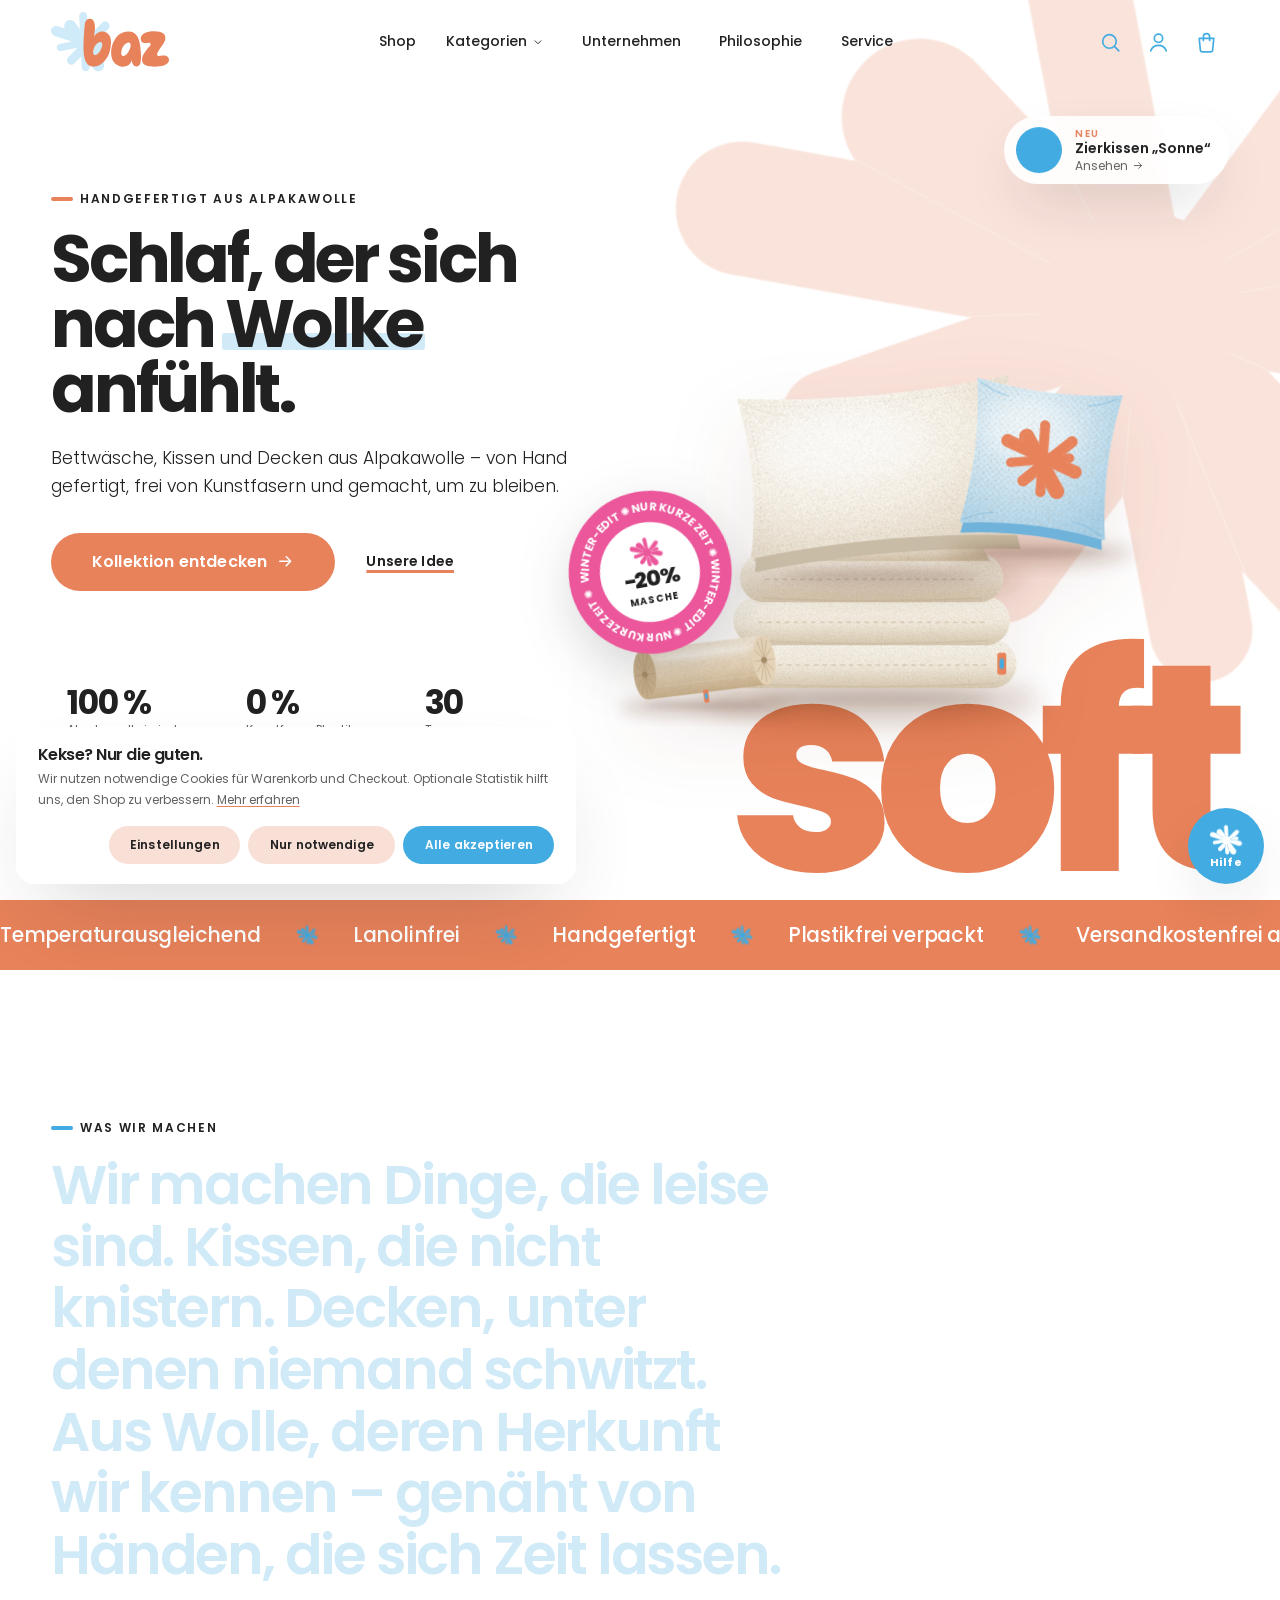
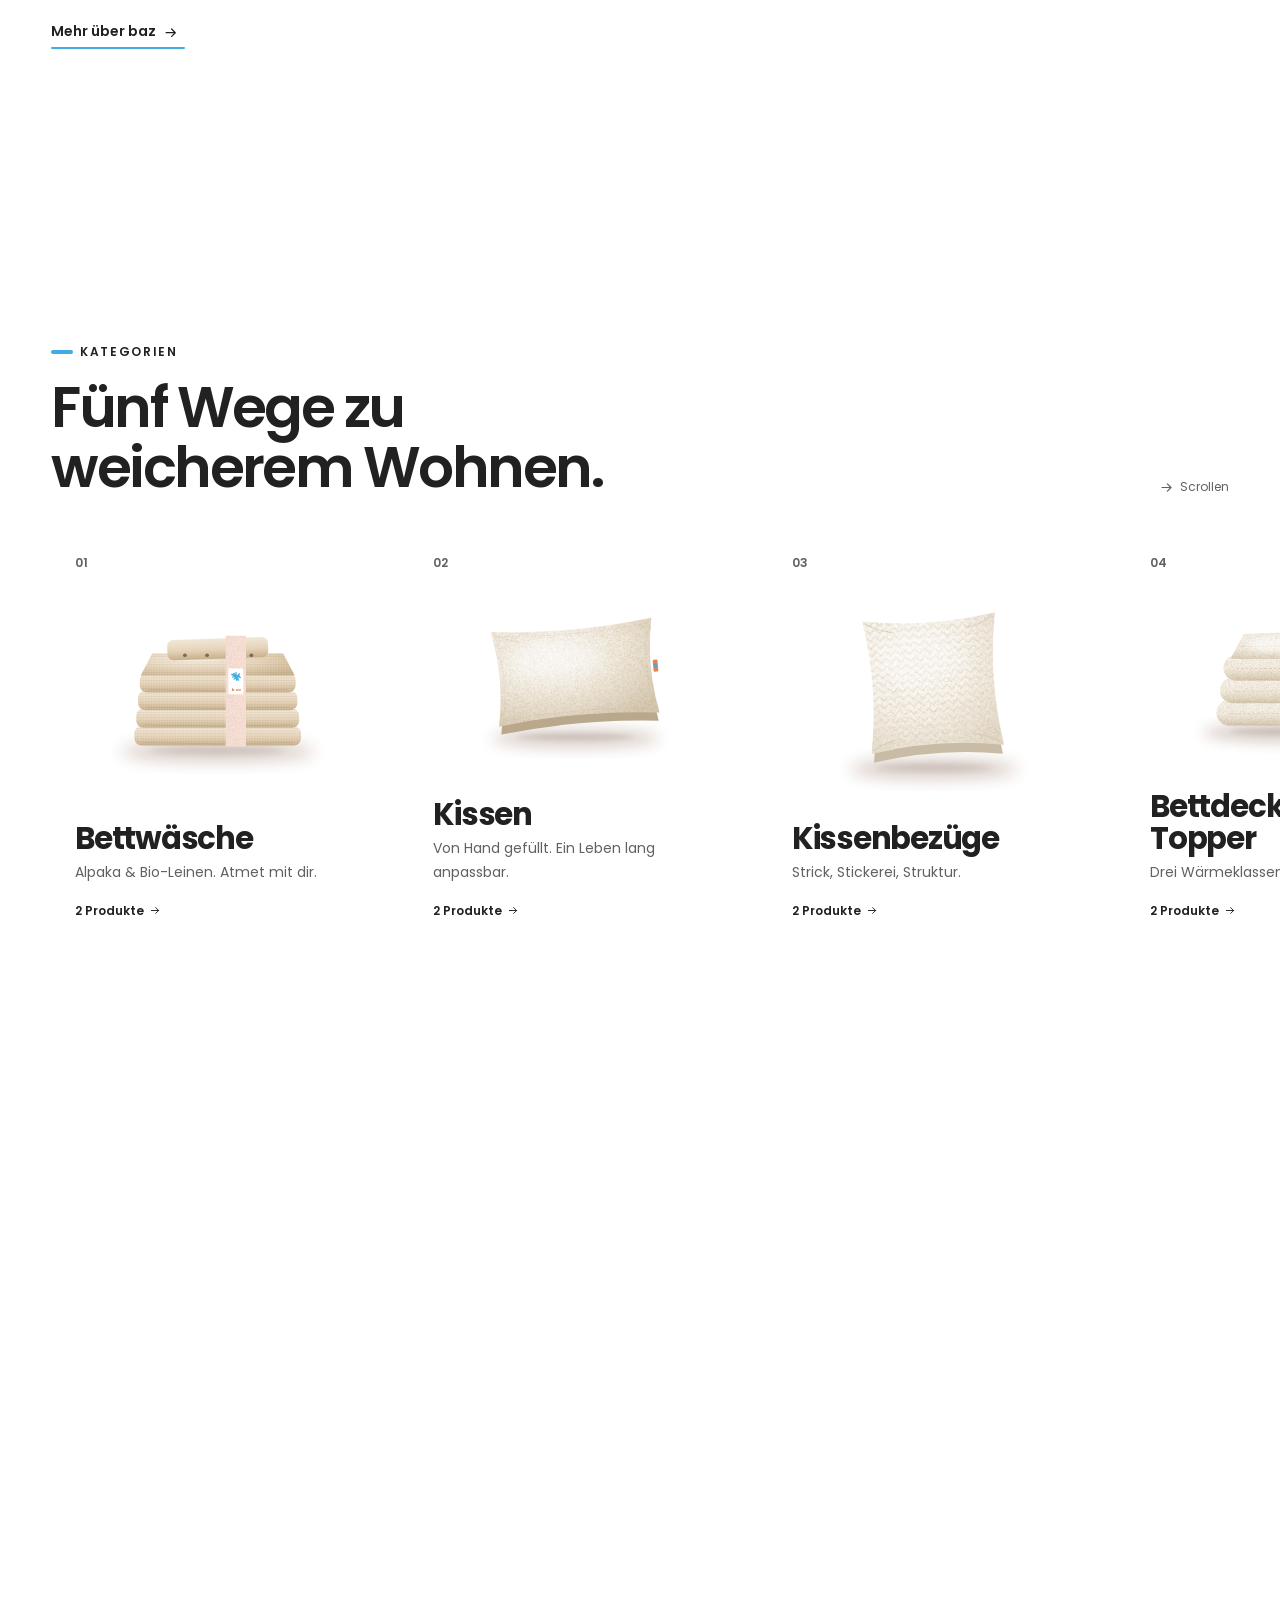
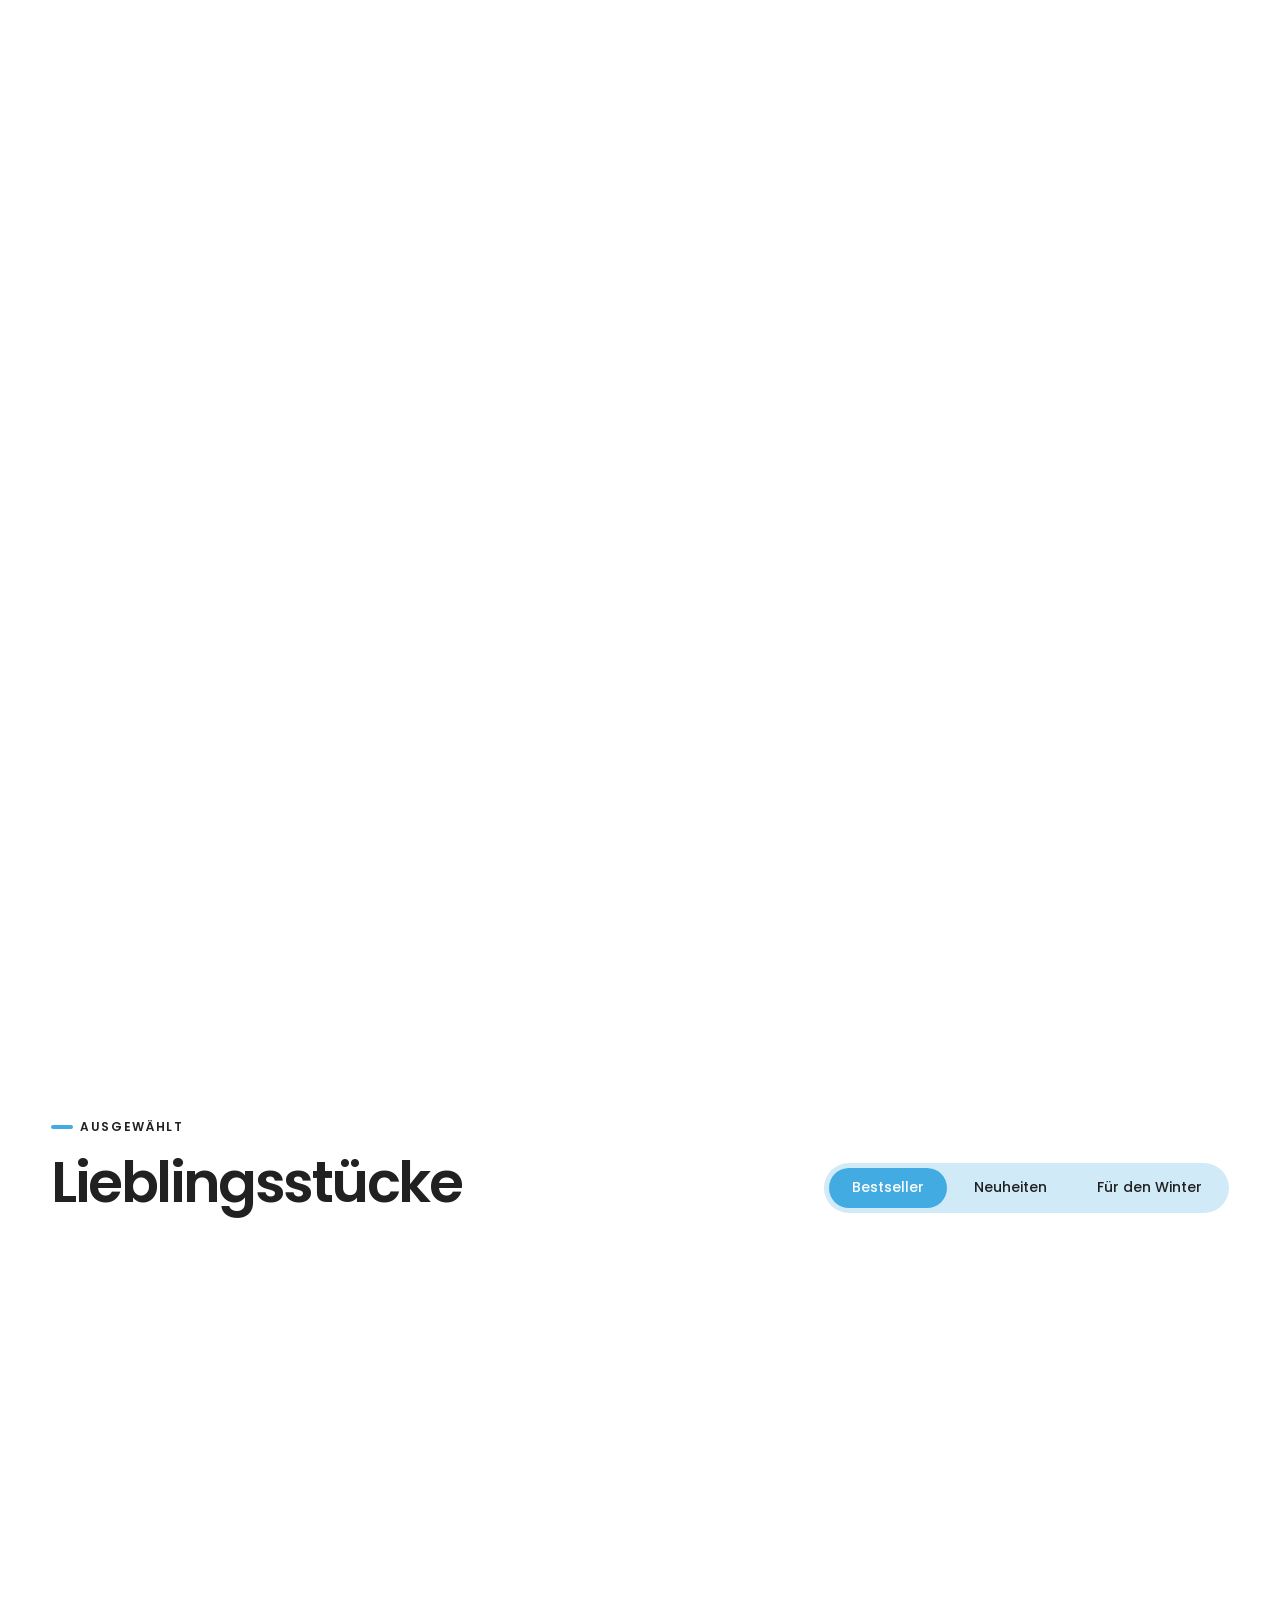
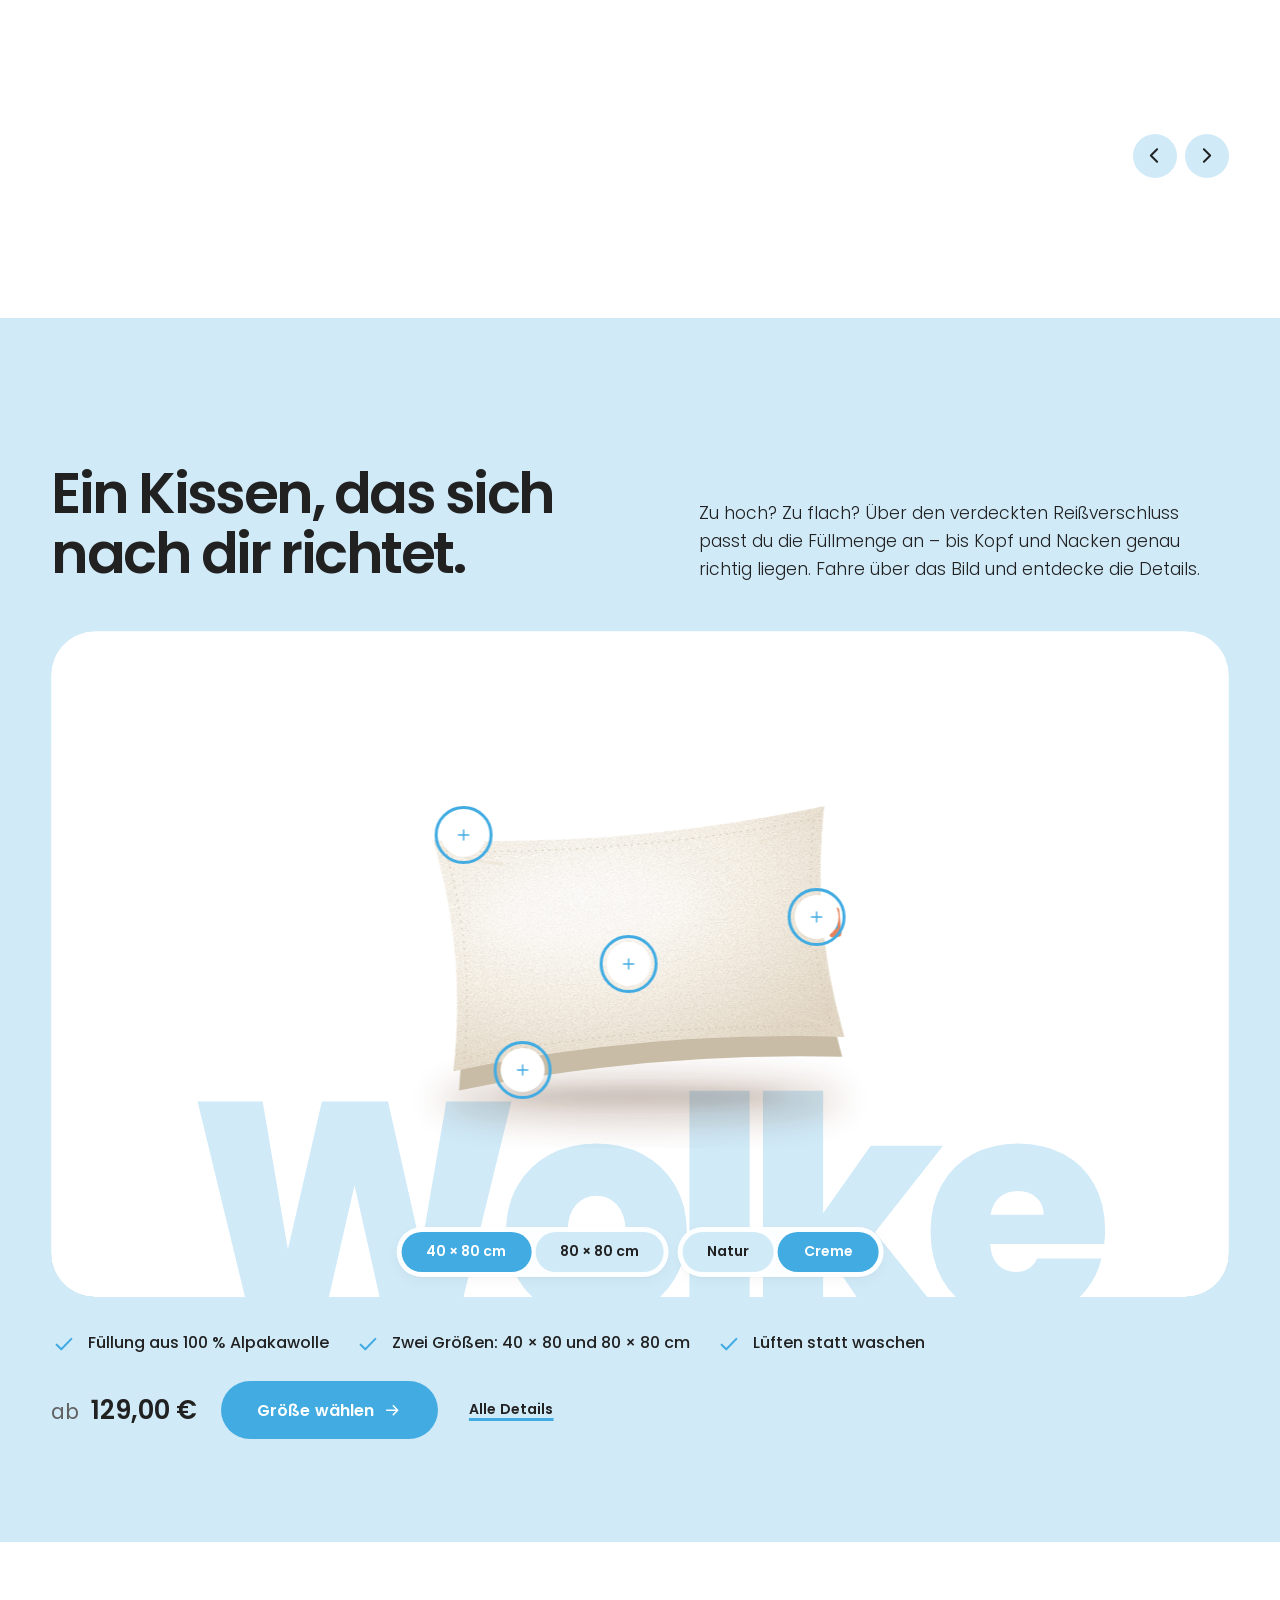
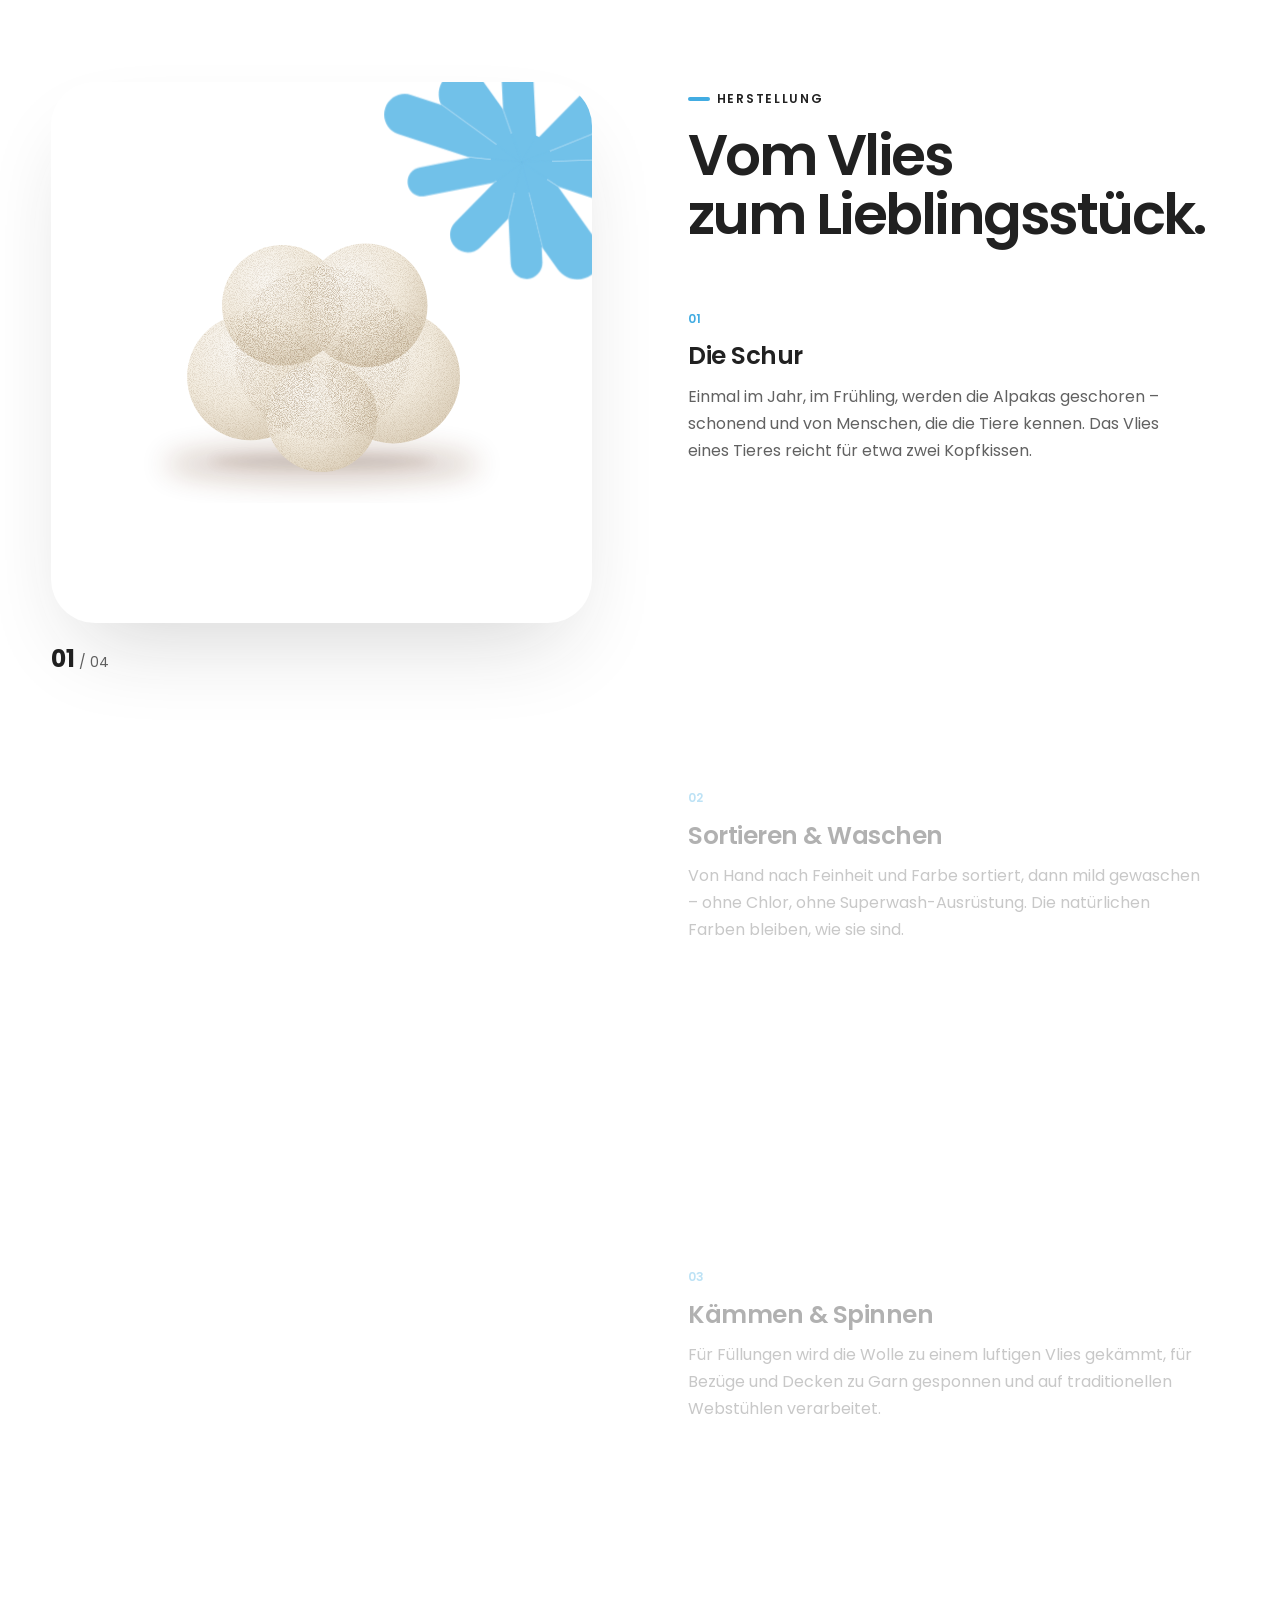
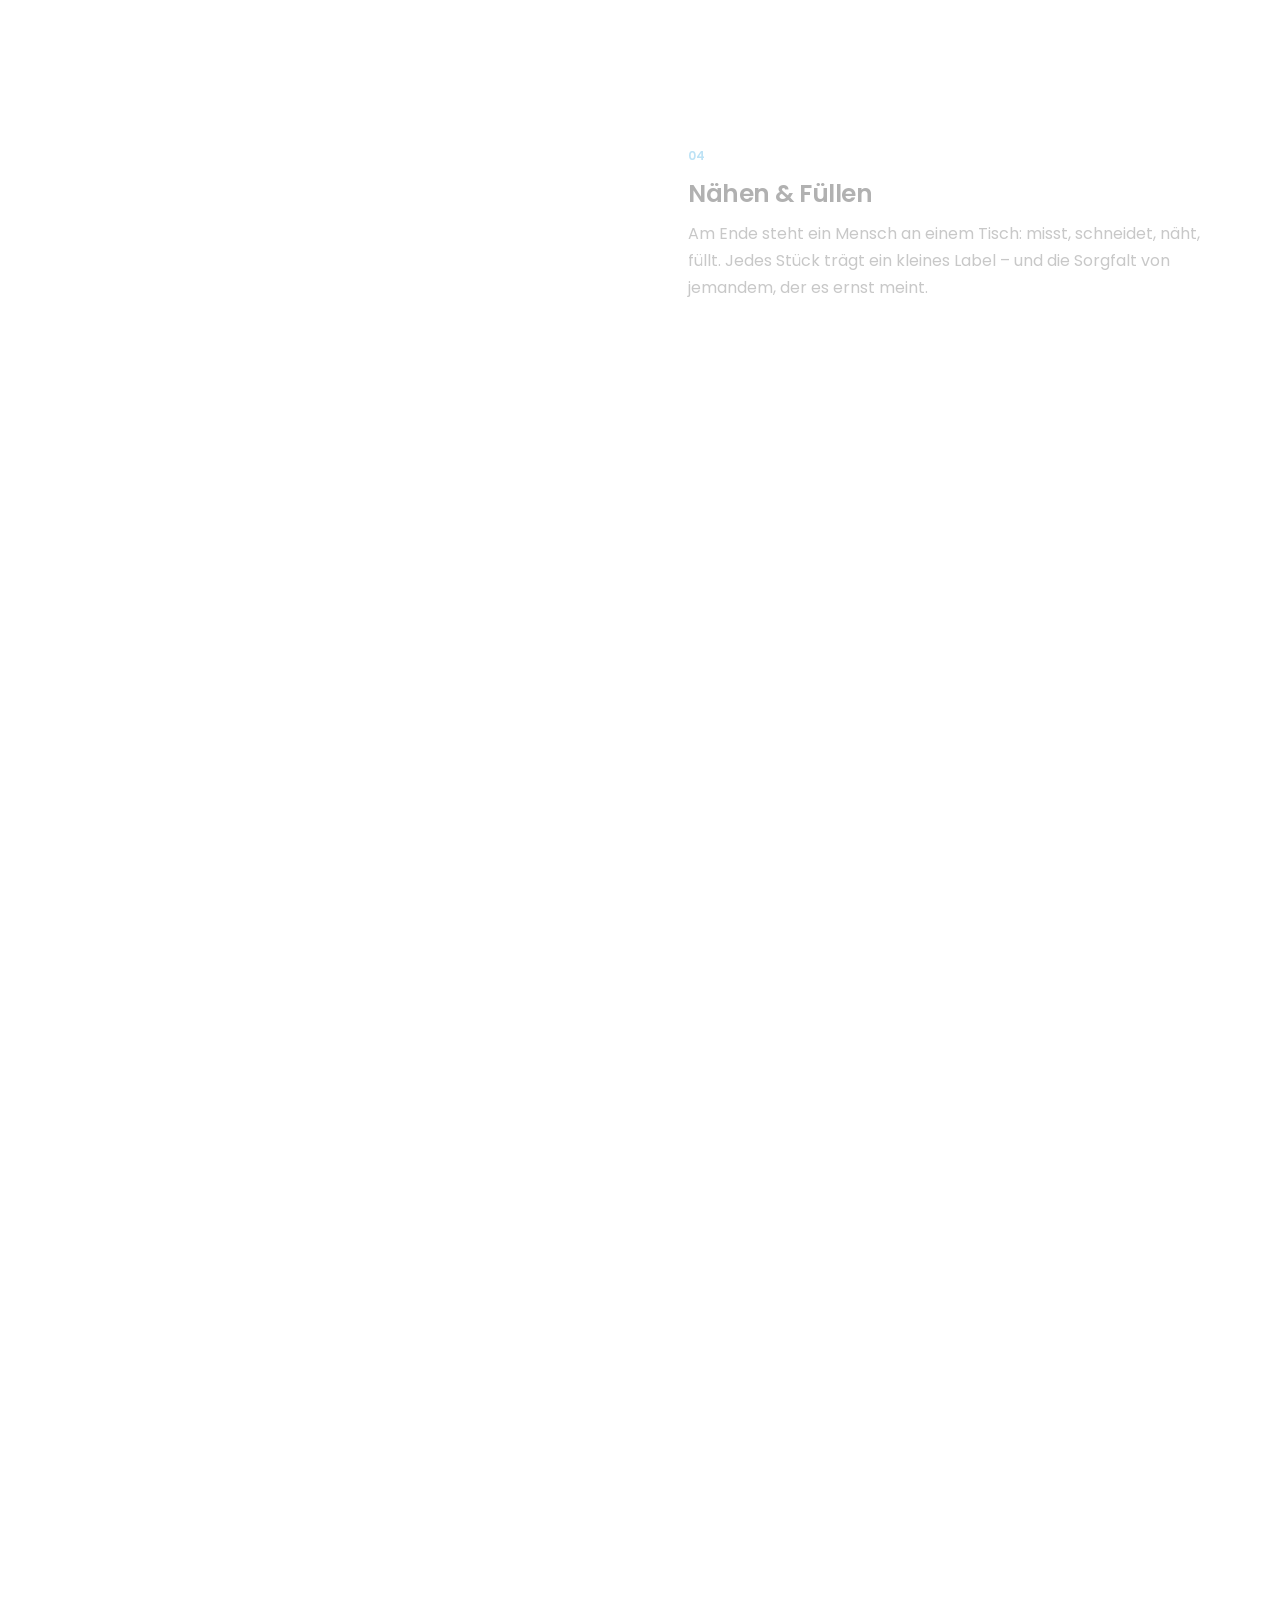
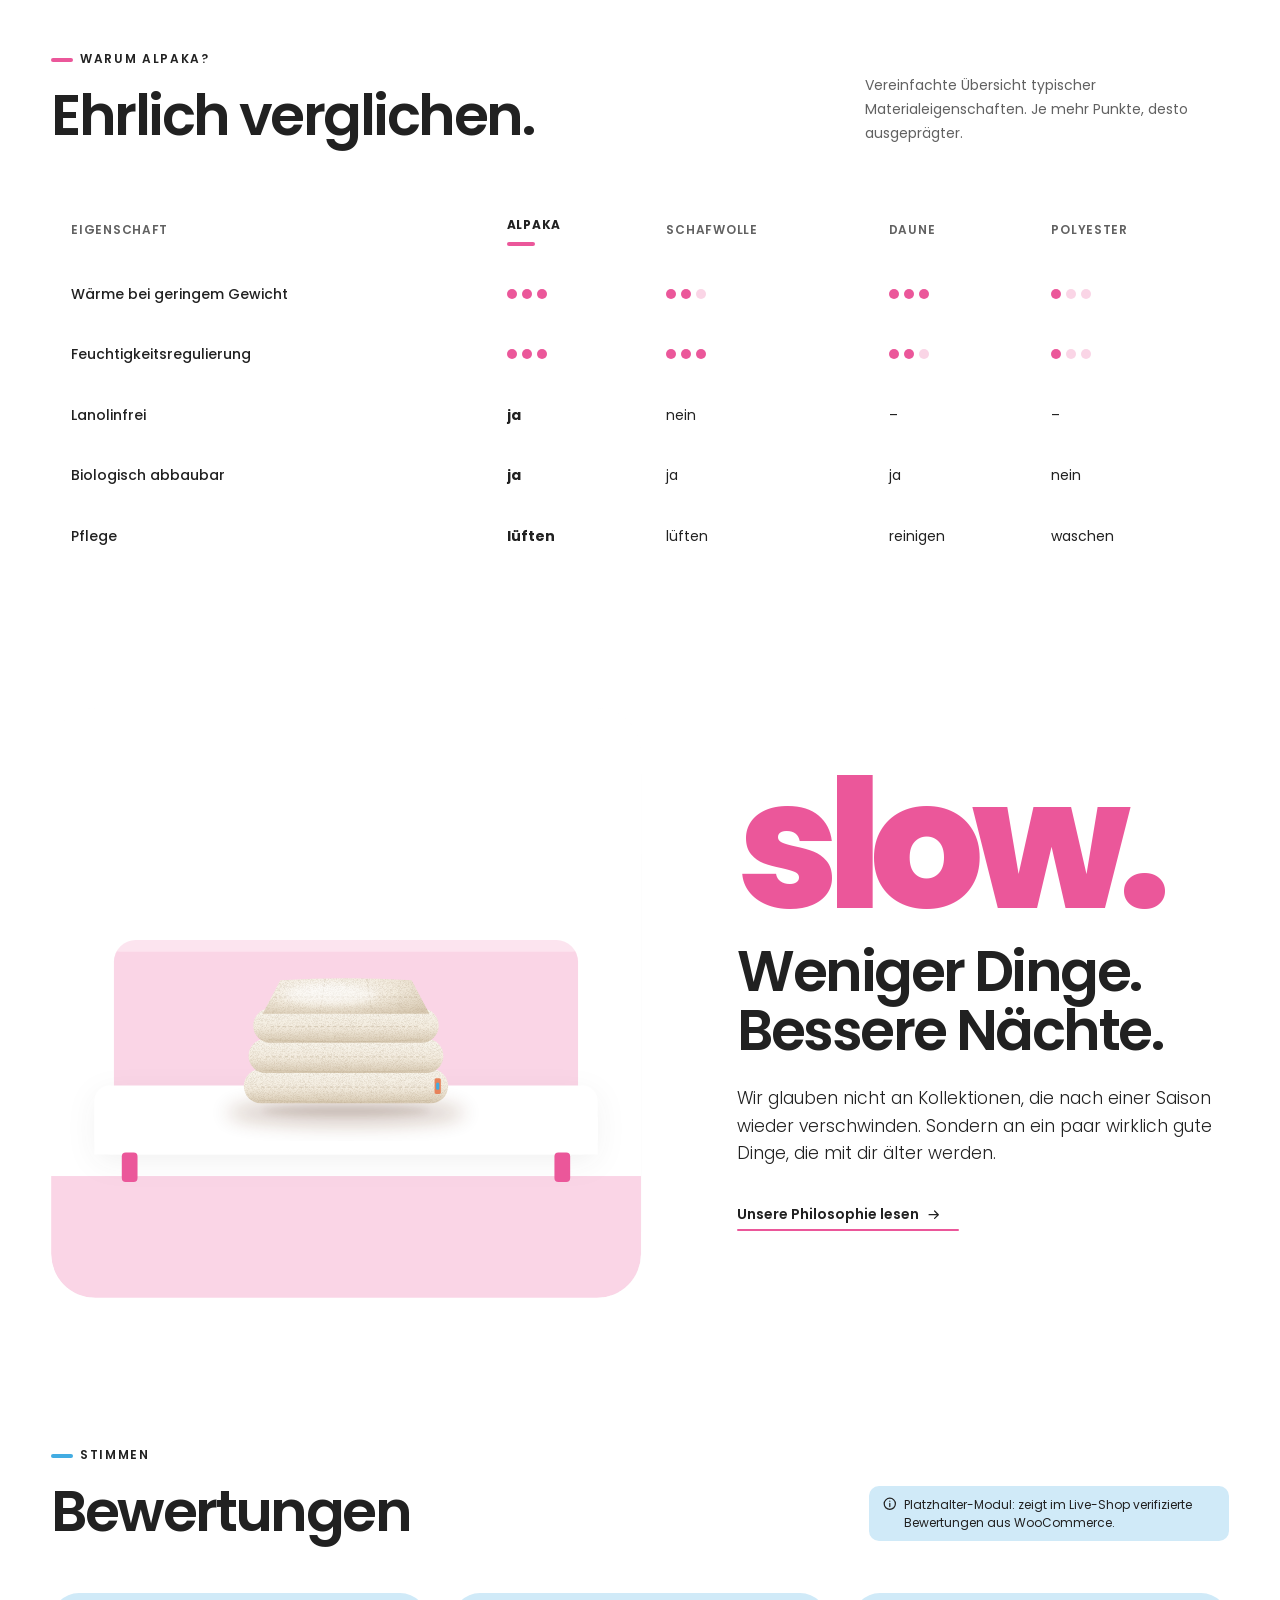
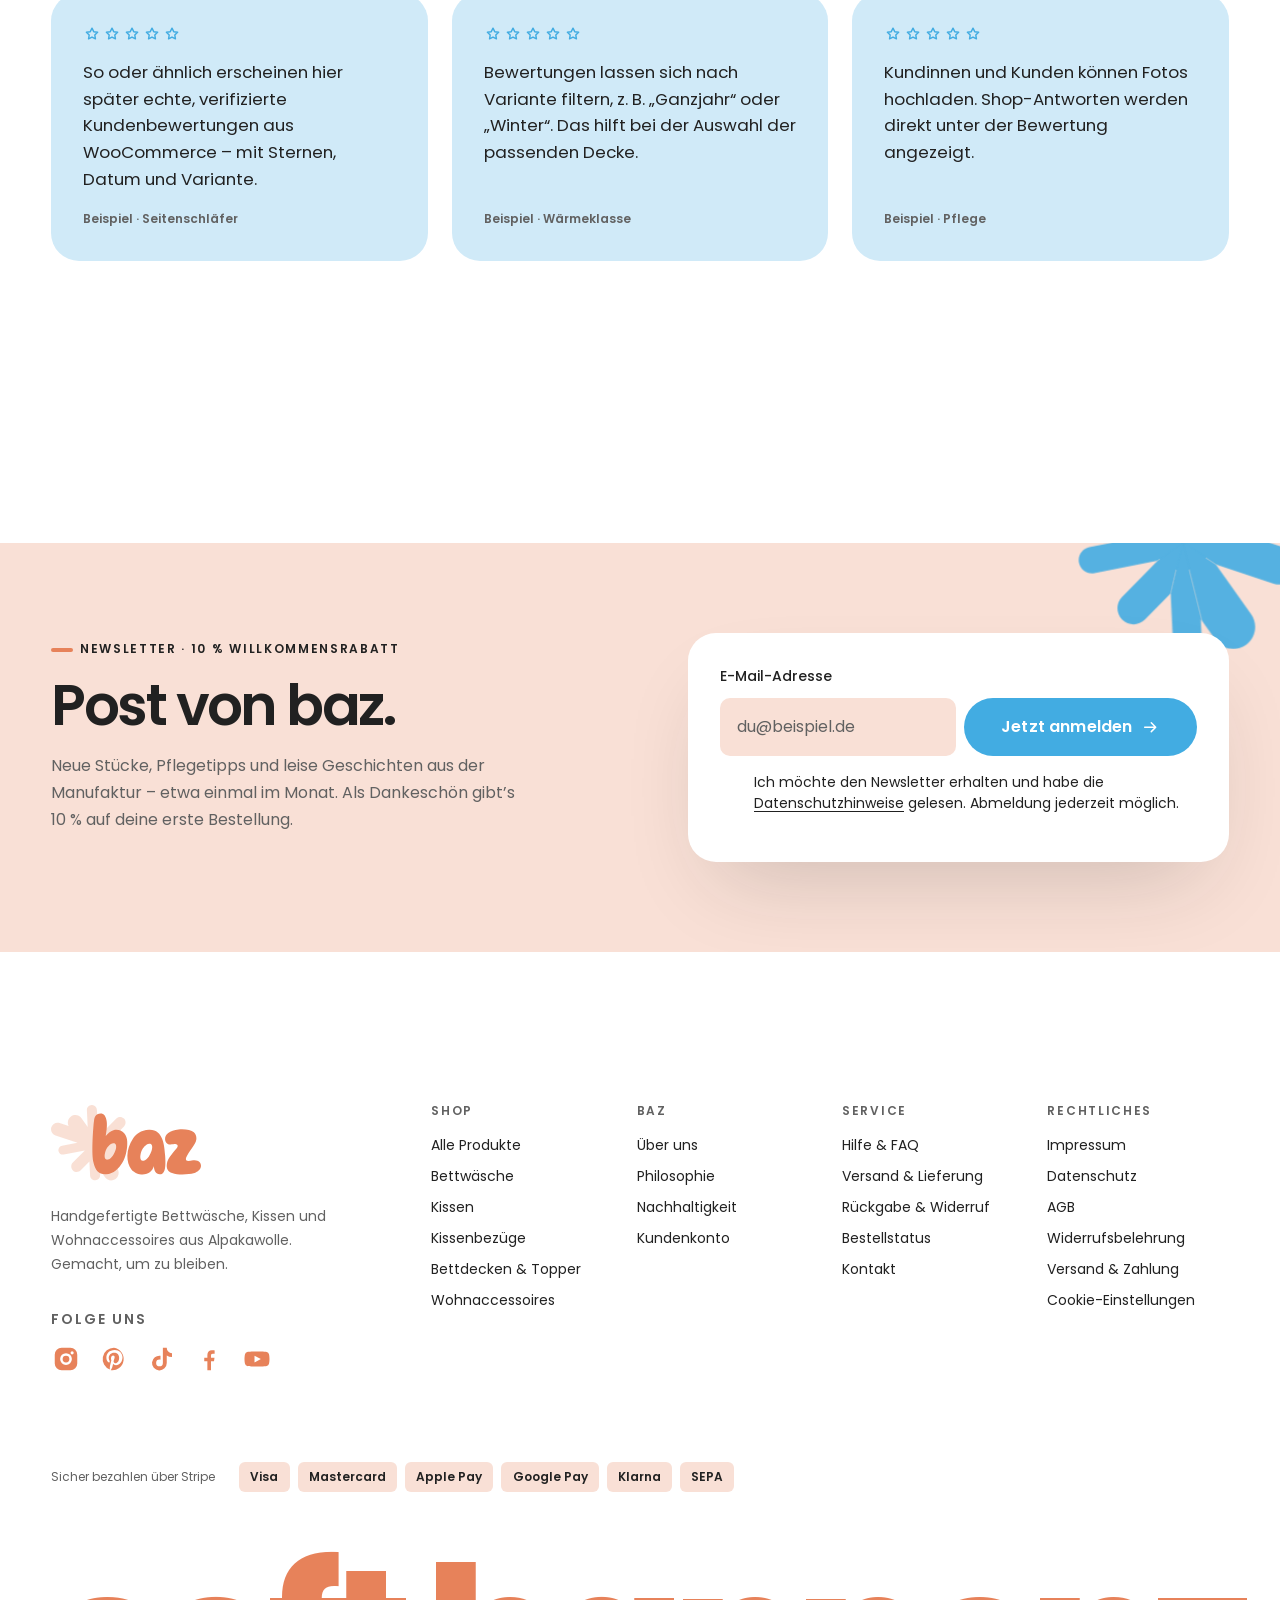
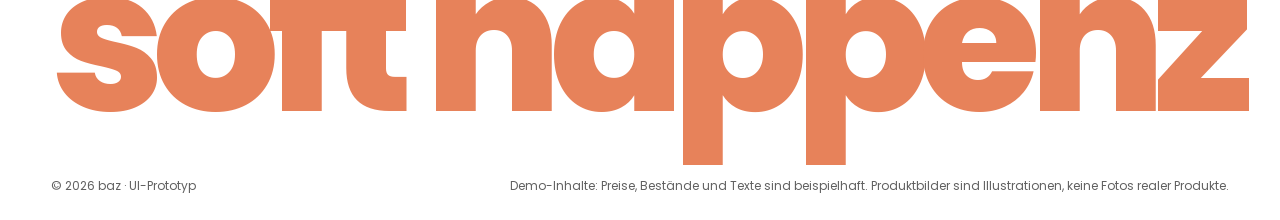
<file: index.html>
<!DOCTYPE html>
<html lang="de">
<head>
<meta charset="utf-8">
<meta name="viewport" content="width=device-width, initial-scale=1">
<title>baz – soft happenz · Handgefertigtes aus Alpakawolle</title>
<meta name="description" content="Bettwäsche, Kissen und Decken aus Alpakawolle – von Hand gefertigt, frei von Kunstfasern. baz – soft happenz.">
<meta name="theme-color" content="#FFFFFF">
<meta property="og:title" content="baz – soft happenz">
<meta property="og:description" content="Handgefertigte Bettwäsche, Kissen und Wohnaccessoires aus Alpakawolle.">
<meta property="og:type" content="website">
<link rel="preconnect" href="https://fonts.googleapis.com">
<link rel="preconnect" href="https://fonts.gstatic.com" crossorigin>
<link rel="stylesheet" href="https://fonts.googleapis.com/css2?family=Poppins:ital,wght@0,300;0,400;0,500;0,600;0,700;0,800;0,900;1,500&amp;display=swap">
<!-- build:css -->
<link rel="stylesheet" href="css/tokens.css">
<link rel="stylesheet" href="css/base.css">
<link rel="stylesheet" href="css/layout.css">
<link rel="stylesheet" href="css/components.css">
<link rel="stylesheet" href="css/sun.css">
<link rel="stylesheet" href="css/interactions.css">
<link rel="stylesheet" href="css/pages.css">
<link rel="stylesheet" href="css/soft.css">
<link rel="stylesheet" href="css/palette.css">
<link rel="stylesheet" href="css/motion.css">
<!-- /build:css -->
</head>
<body>
<a class="skip" href="#main" data-action="skip">Zum Inhalt springen</a>
<div class="scroll-progress" aria-hidden="true"></div>

<!-- Bildmarke: seitenübergreifendes Scroll-Element -->
<div class="burst-stage" aria-hidden="true"><div class="burst-pose"><div class="burst-spin"></div></div></div>

<!-- Ladezustände: Preloader & Routen-Ladebalken mit animierter Sonne -->
<div class="preloader" aria-hidden="true"><div class="preloader__sun"></div><div class="preloader__bar"><span></span></div><p class="preloader__txt">soft happenz …</p></div>
<div class="route-bar" aria-hidden="true"><span class="route-bar__fill"><span class="route-bar__sun"></span></span></div>

<header class="site-header">
  <div class="header__inner container">
    <button class="icon-btn nav-toggle" type="button" data-action="open-menu" aria-label="Menü öffnen" aria-expanded="false" aria-controls="mobile-nav"><svg class="icon" viewBox="0 0 24 24" fill="none" stroke="currentColor" stroke-width="1.6" stroke-linecap="round" aria-hidden="true"><path d="M4 8h16M4 16h10"/></svg></button>
    <a class="brand" href="#start"></a>
    <nav class="main-nav" aria-label="Hauptnavigation">
      <ul>
        <li><a href="#shop" data-nav="shop">Shop</a></li>
        <li class="has-mega"><button type="button" data-action="toggle-mega" aria-expanded="false" aria-controls="mega">Kategorien <svg class="icon" viewBox="0 0 24 24" fill="none" stroke="currentColor" stroke-width="1.6" stroke-linecap="round" aria-hidden="true"><path d="m7 10 5 5 5-5"/></svg></button></li>
        <li><a href="#unternehmen" data-nav="unternehmen">Unternehmen</a></li>
        <li><a href="#philosophie" data-nav="philosophie">Philosophie</a></li>
        <li><a href="#service" data-nav="service">Service</a></li>
      </ul>
    </nav>
    <div class="header__actions">
      <button class="icon-btn" type="button" data-action="open-search" aria-label="Suche öffnen" aria-controls="search"><svg class="icon" viewBox="0 0 24 24" fill="none" stroke="currentColor" stroke-width="1.6" stroke-linecap="round" aria-hidden="true"><circle cx="11" cy="11" r="6.5"/><path d="m20 20-4.2-4.2"/></svg></button>
      <a class="icon-btn hide-sm" href="#konto" aria-label="Kundenkonto"><svg class="icon" viewBox="0 0 24 24" fill="none" stroke="currentColor" stroke-width="1.6" stroke-linecap="round" aria-hidden="true"><circle cx="12" cy="8" r="4"/><path d="M4.5 20c1.4-3.6 4.2-5.2 7.5-5.2s6.1 1.6 7.5 5.2"/></svg></a>
      <button class="icon-btn cart-btn" type="button" data-action="open-cart" aria-label="Warenkorb öffnen, 0 Artikel" aria-controls="cart"><svg class="icon" viewBox="0 0 24 24" fill="none" stroke="currentColor" stroke-width="1.6" stroke-linecap="round" stroke-linejoin="round" aria-hidden="true"><path d="M5 8h14l-1.1 11.2a2 2 0 0 1-2 1.8H8.1a2 2 0 0 1-2-1.8L5 8Z"/><path d="M9 10V6.5a3 3 0 0 1 6 0V10"/></svg><span class="cart-count" data-cart-count aria-hidden="true">0</span></button>
    </div>
  </div>
  <div class="mega" id="mega" hidden></div>
</header>

<div class="mobile-nav" id="mobile-nav" role="dialog" aria-modal="true" aria-label="Menü" hidden></div>

<main class="app" id="main" tabindex="-1" data-app></main>

<footer class="site-footer"></footer>

<!-- Layer -->
<div class="scrim" aria-hidden="true"></div>
<aside class="drawer" id="cart" role="dialog" aria-modal="true" aria-labelledby="cart-title" hidden></aside>
<div class="search" id="search" role="dialog" aria-modal="true" aria-label="Suche" hidden></div>
<div class="modal" id="quick" role="dialog" aria-modal="true" aria-labelledby="quick-title" hidden></div>
<div class="chat" data-chat></div>
<div class="toasts" aria-live="polite"></div>
<section class="cookie" aria-label="Cookie-Einstellungen" hidden></section>
<div class="processing" role="status" aria-live="assertive" hidden><div class="processing__box"><div class="processing__sun"></div><p class="processing__txt"></p></div></div>

<noscript><p style="padding:2rem;font-family:sans-serif">Bitte aktiviere JavaScript, um den Shop-Prototyp zu nutzen.</p></noscript>

<!-- build:js -->
<script src="js/data.js"></script>
<script src="js/art.js"></script>
<script src="js/store.js"></script>
<script src="js/ui.js"></script>
<script src="js/views-shop.js"></script>
<script src="js/views-pages.js"></script>
<script src="js/views-checkout.js"></script>
<script src="js/chatbot.js"></script>
<script src="js/main.js"></script>
<!-- /build:js -->
</body>
</html>
</file>
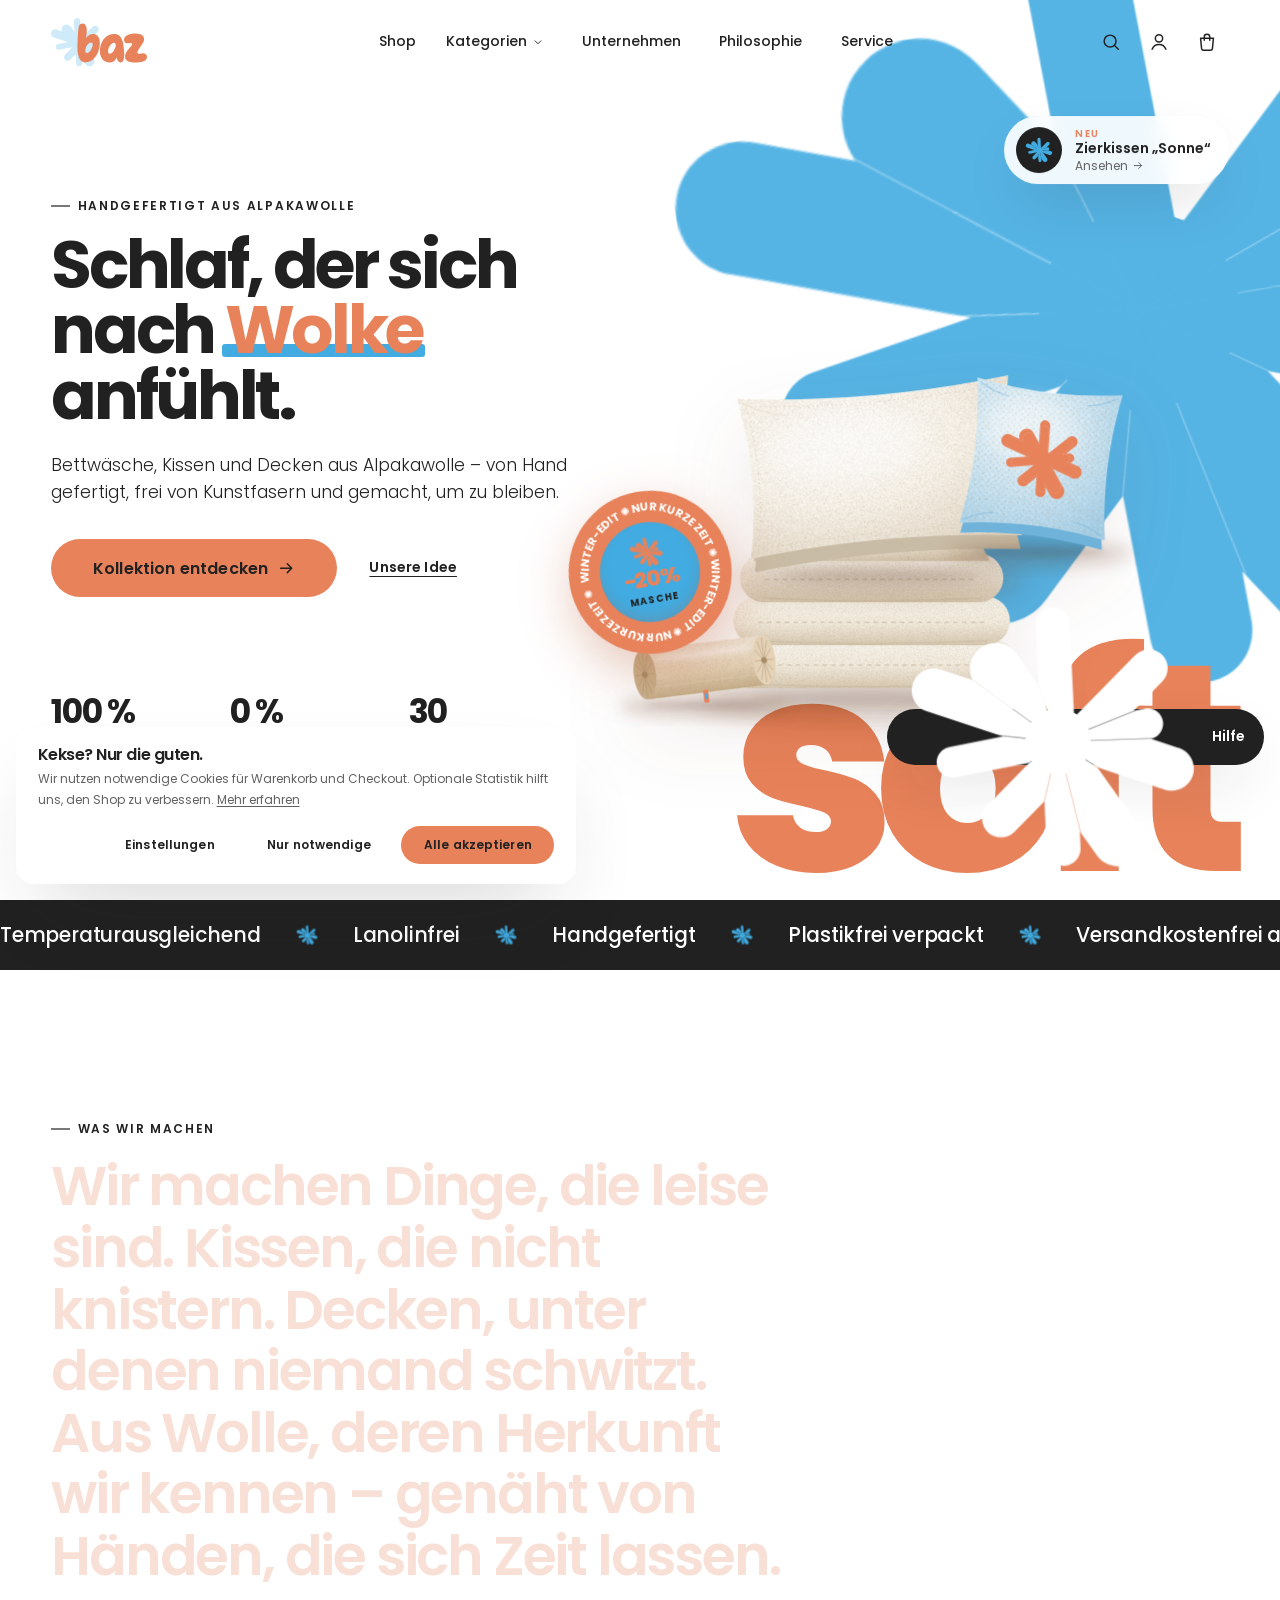
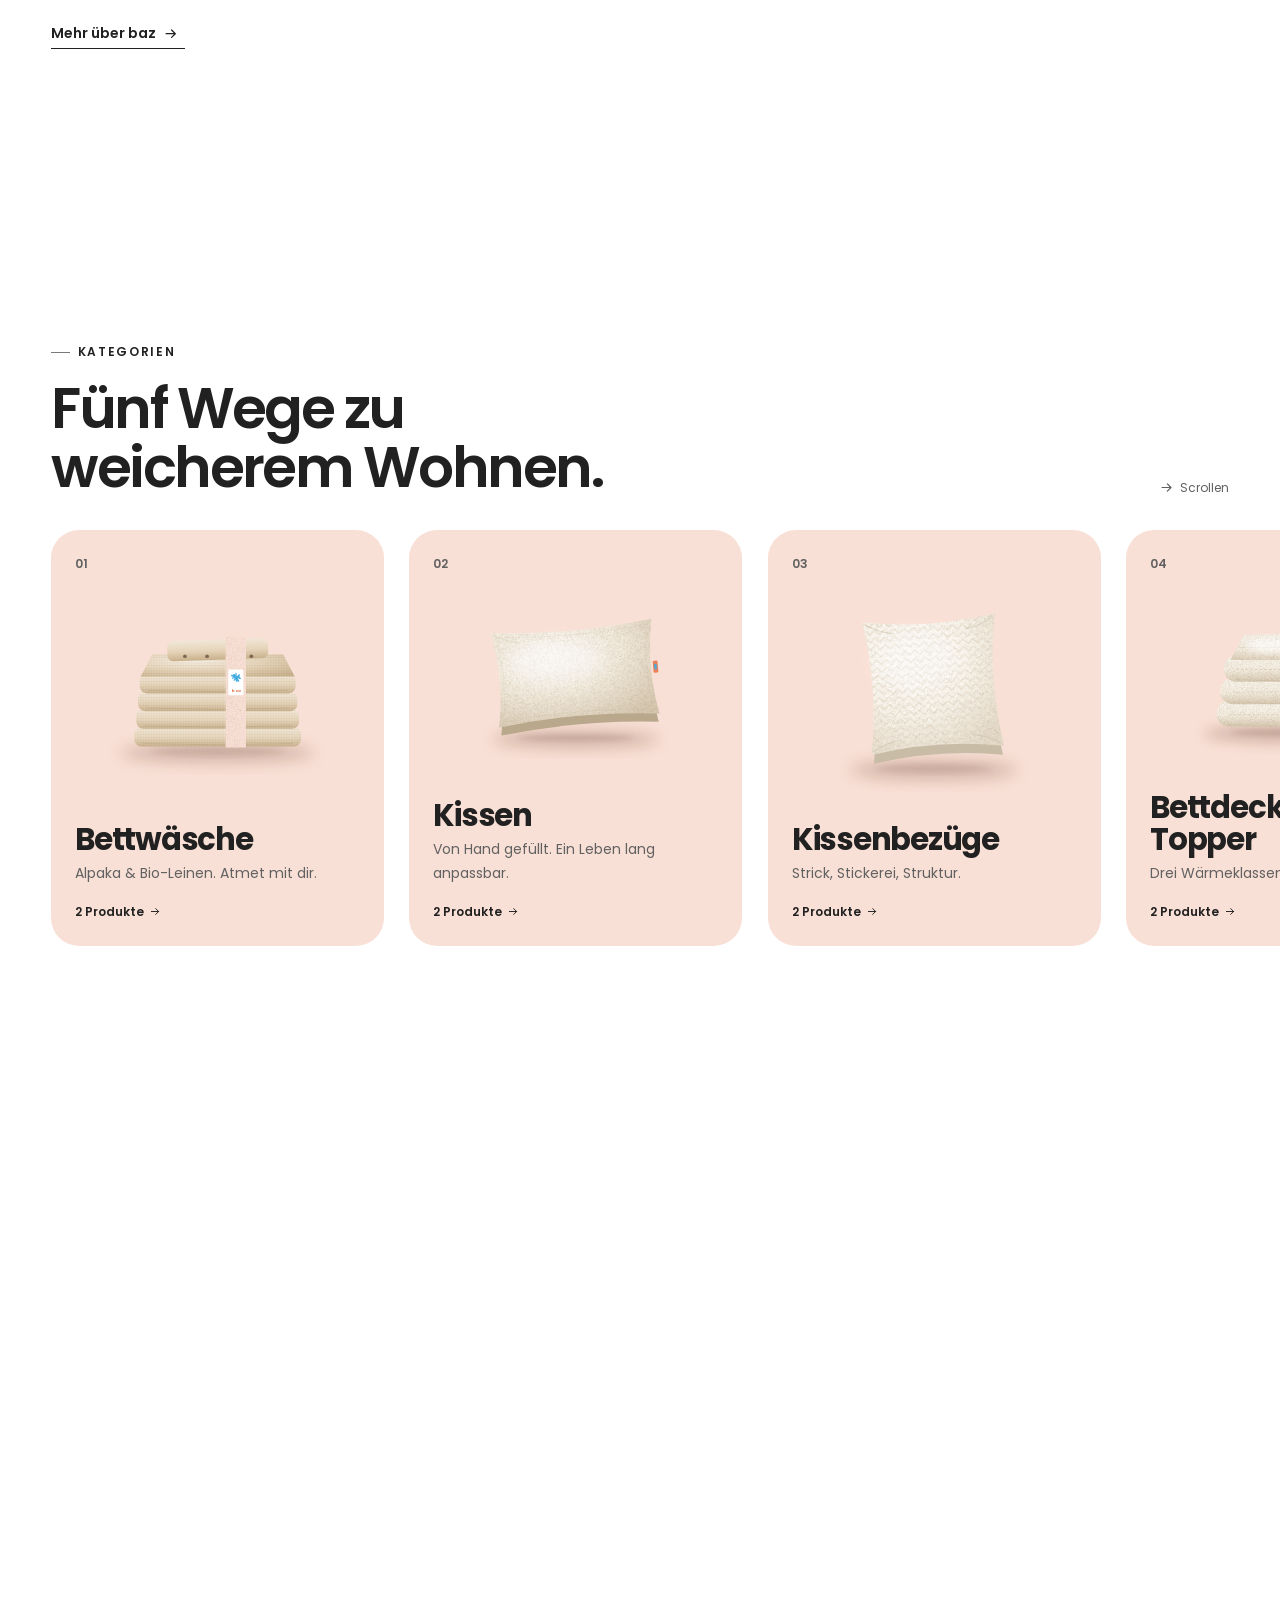
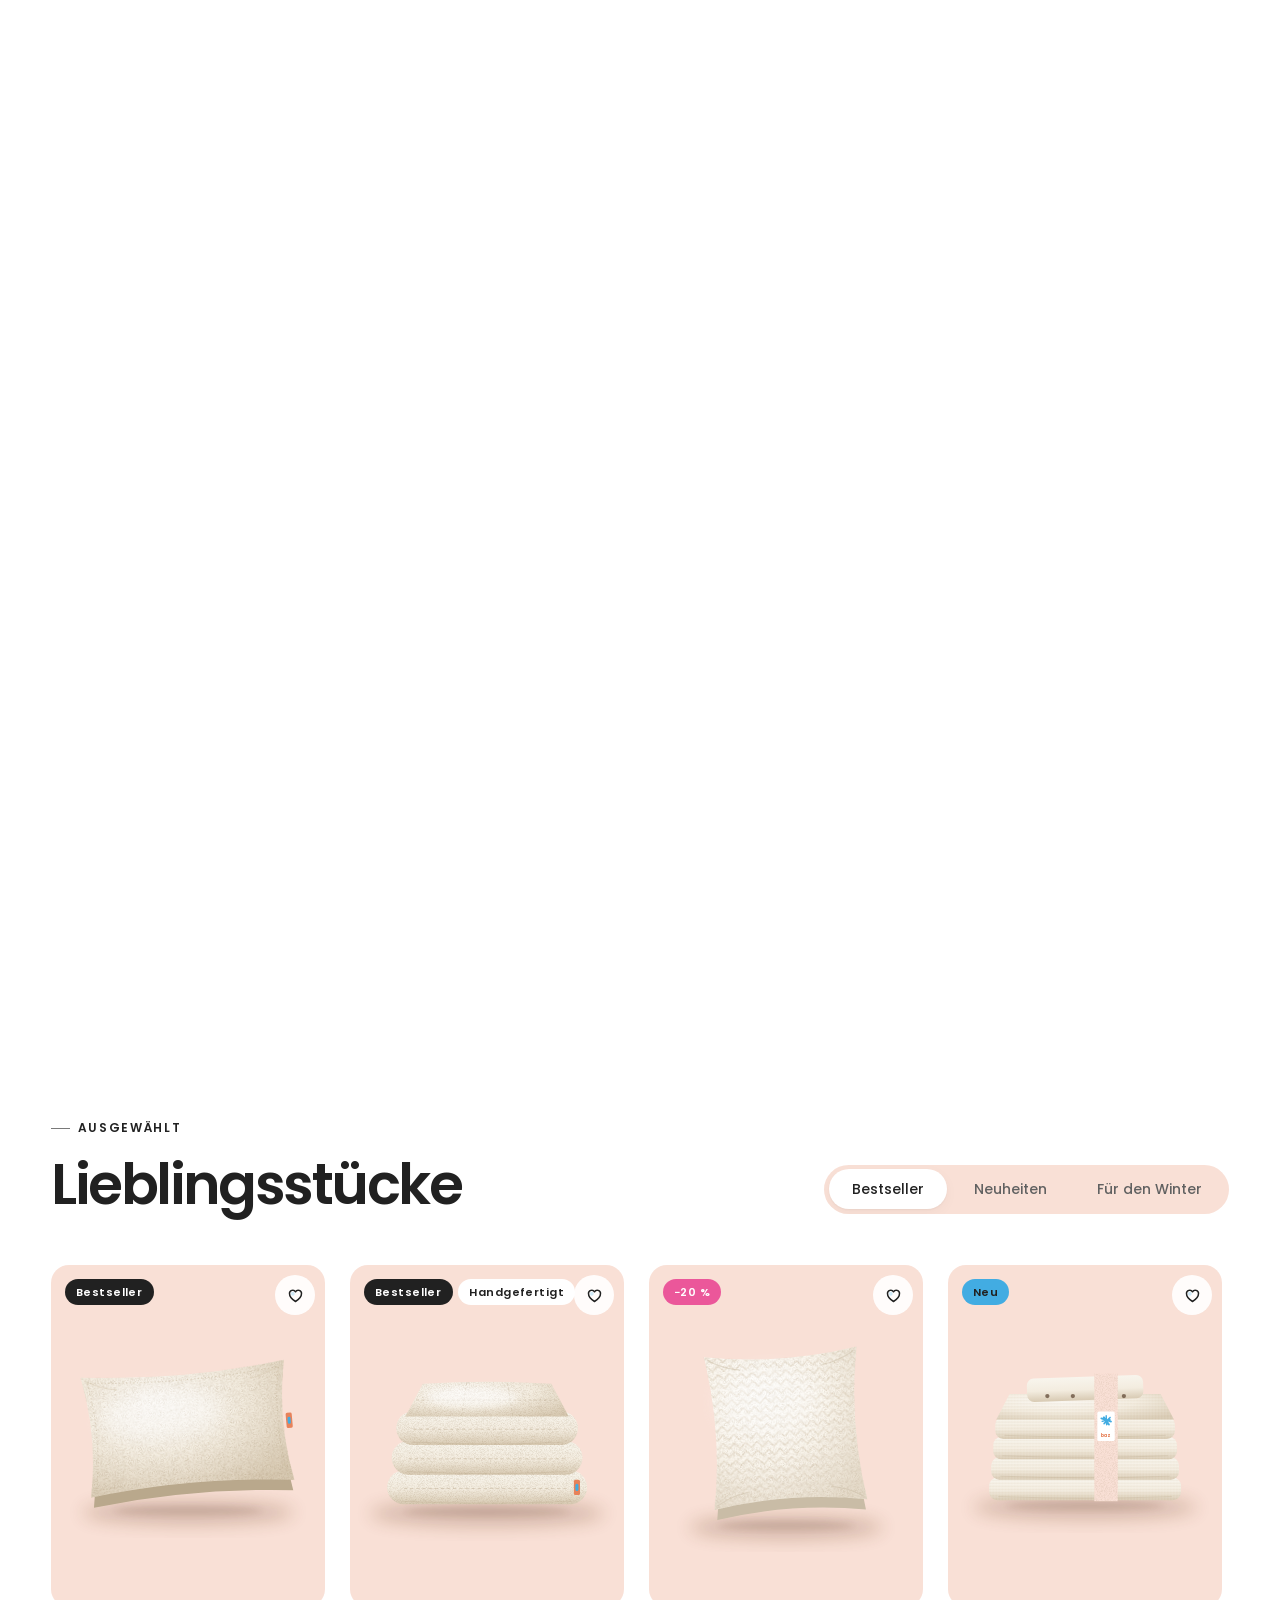
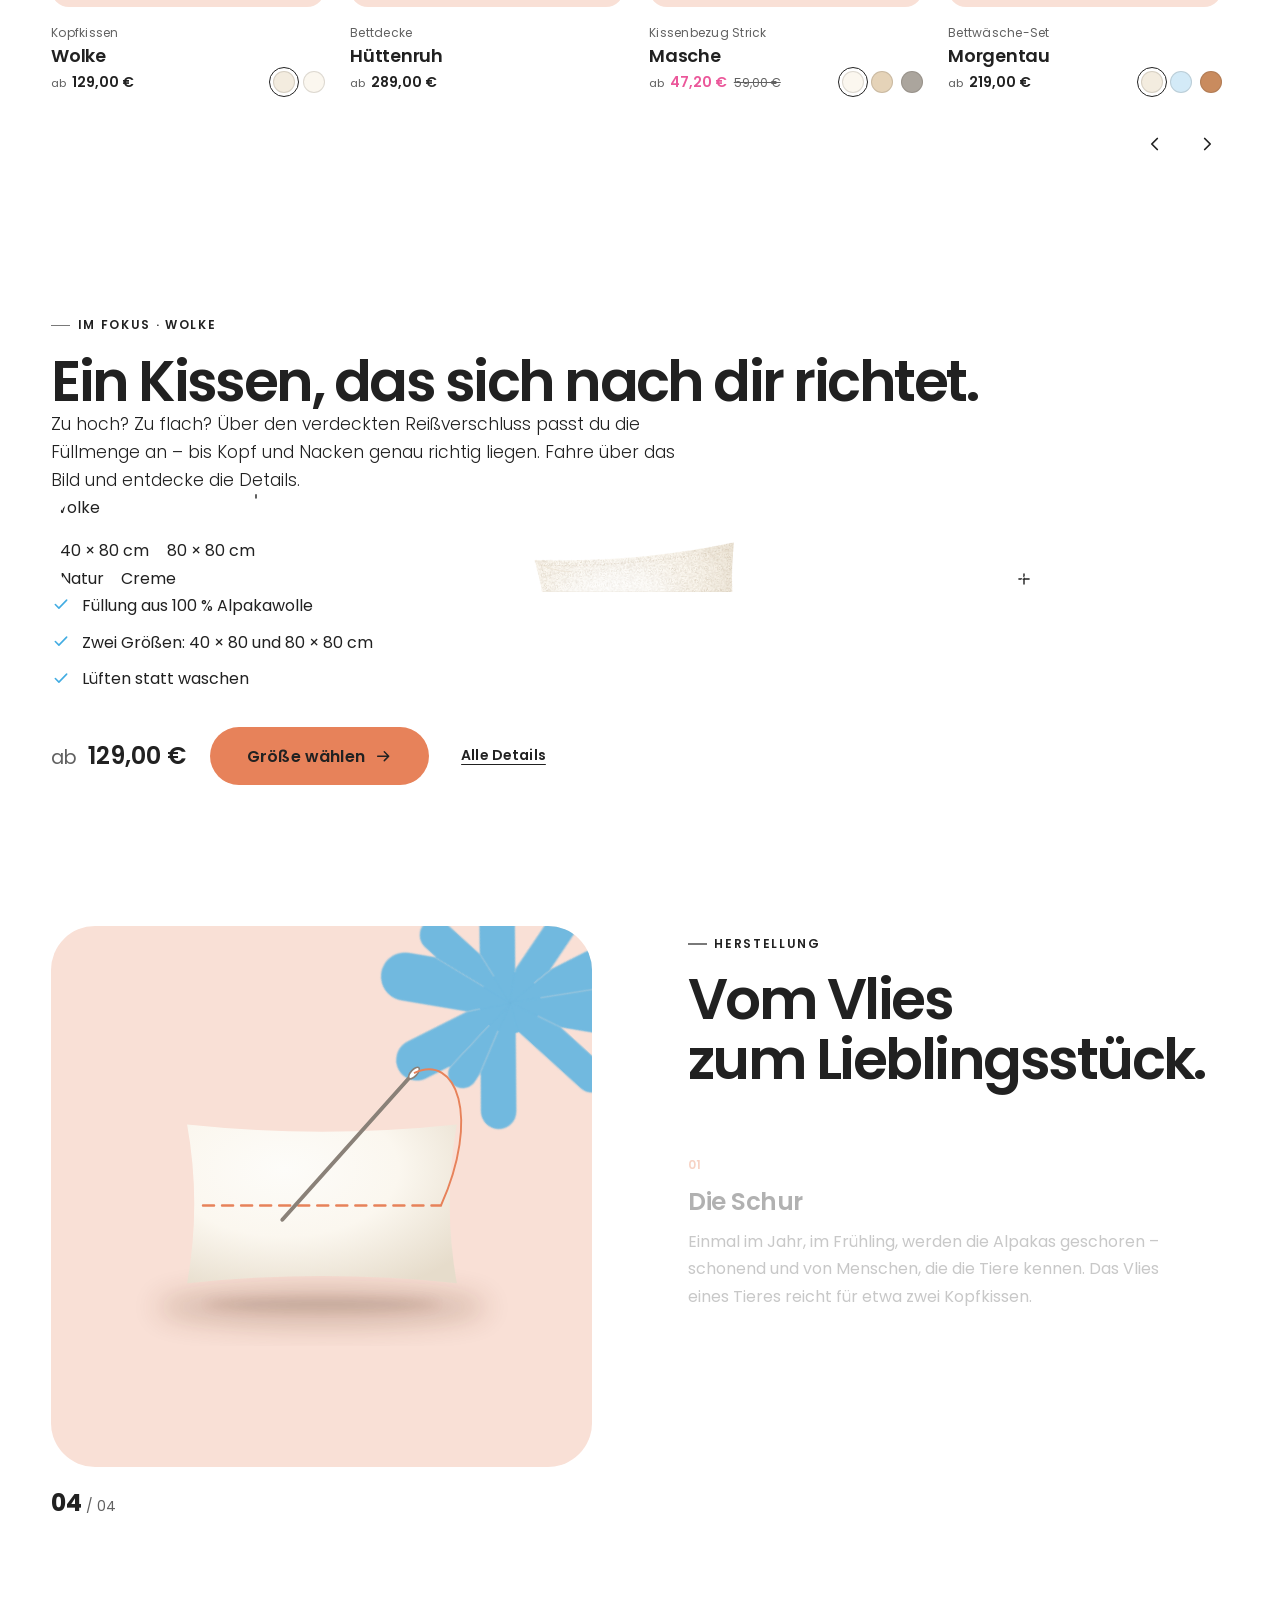
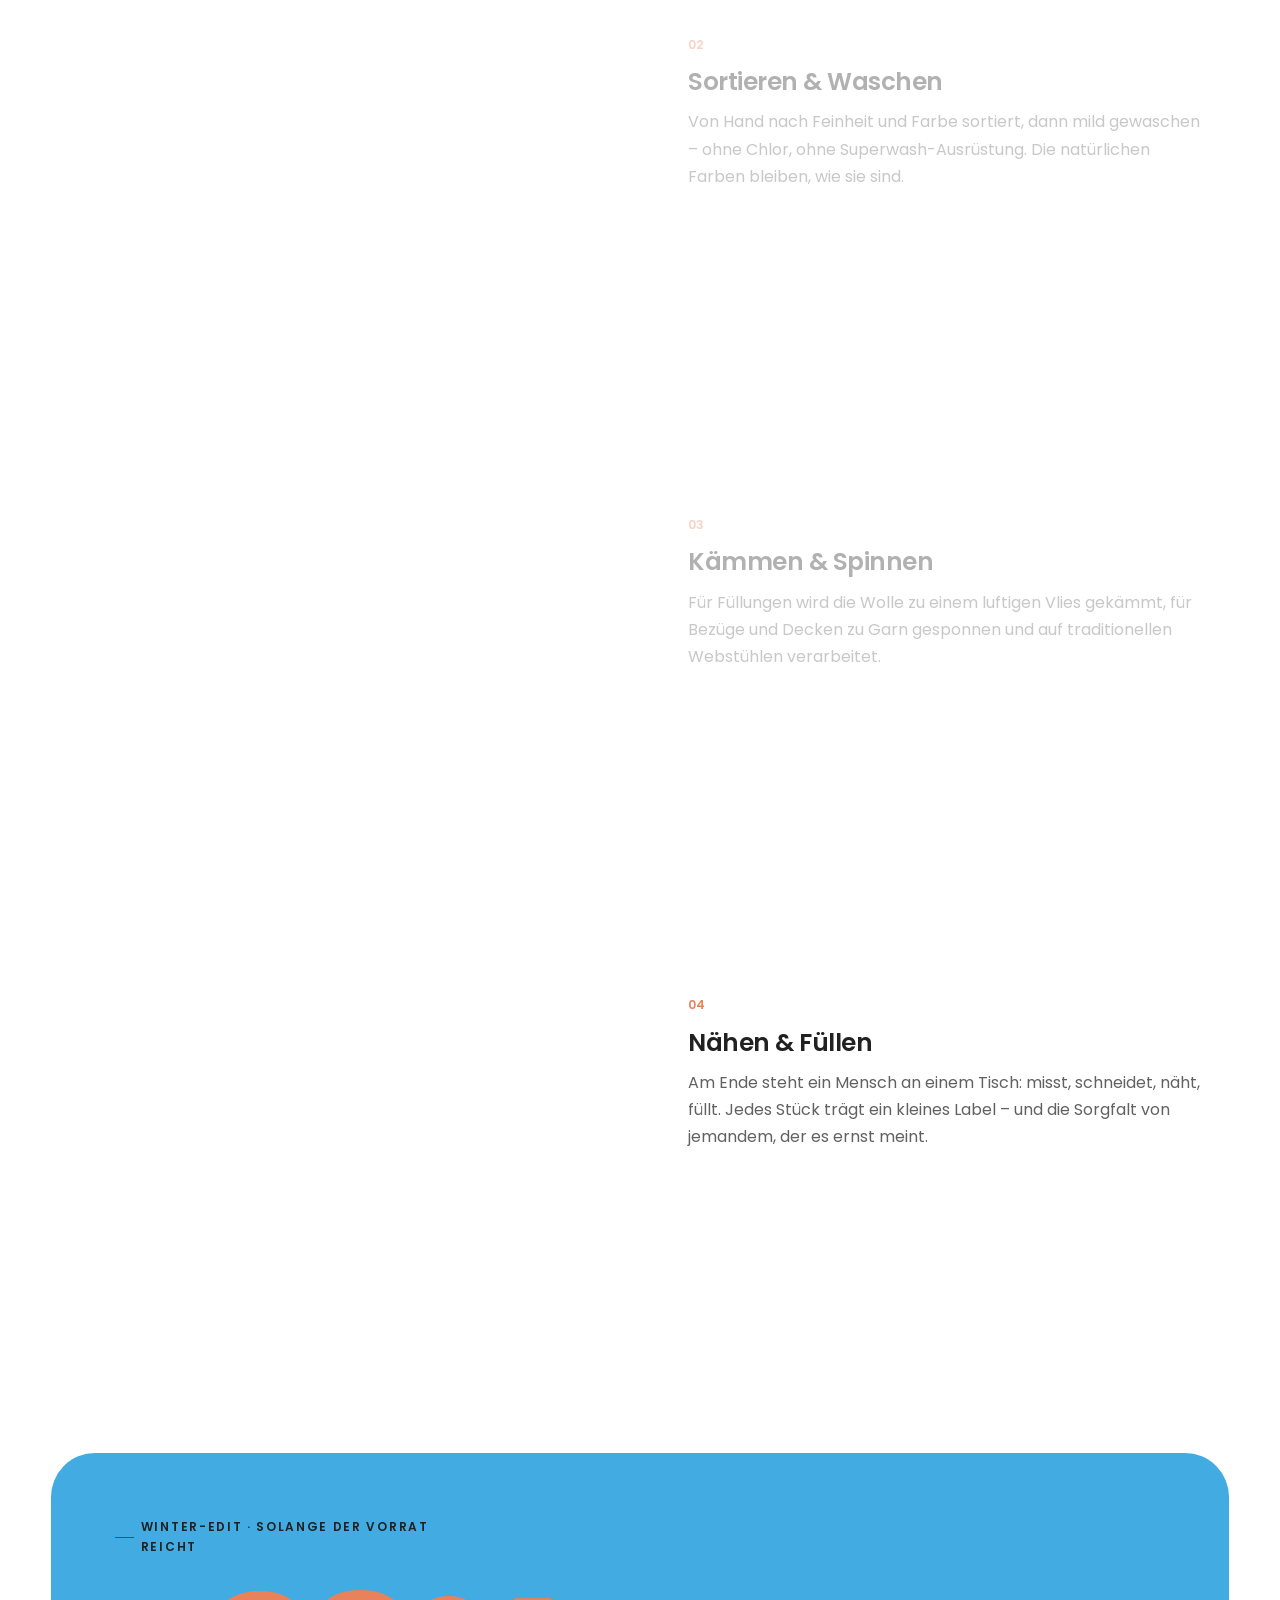
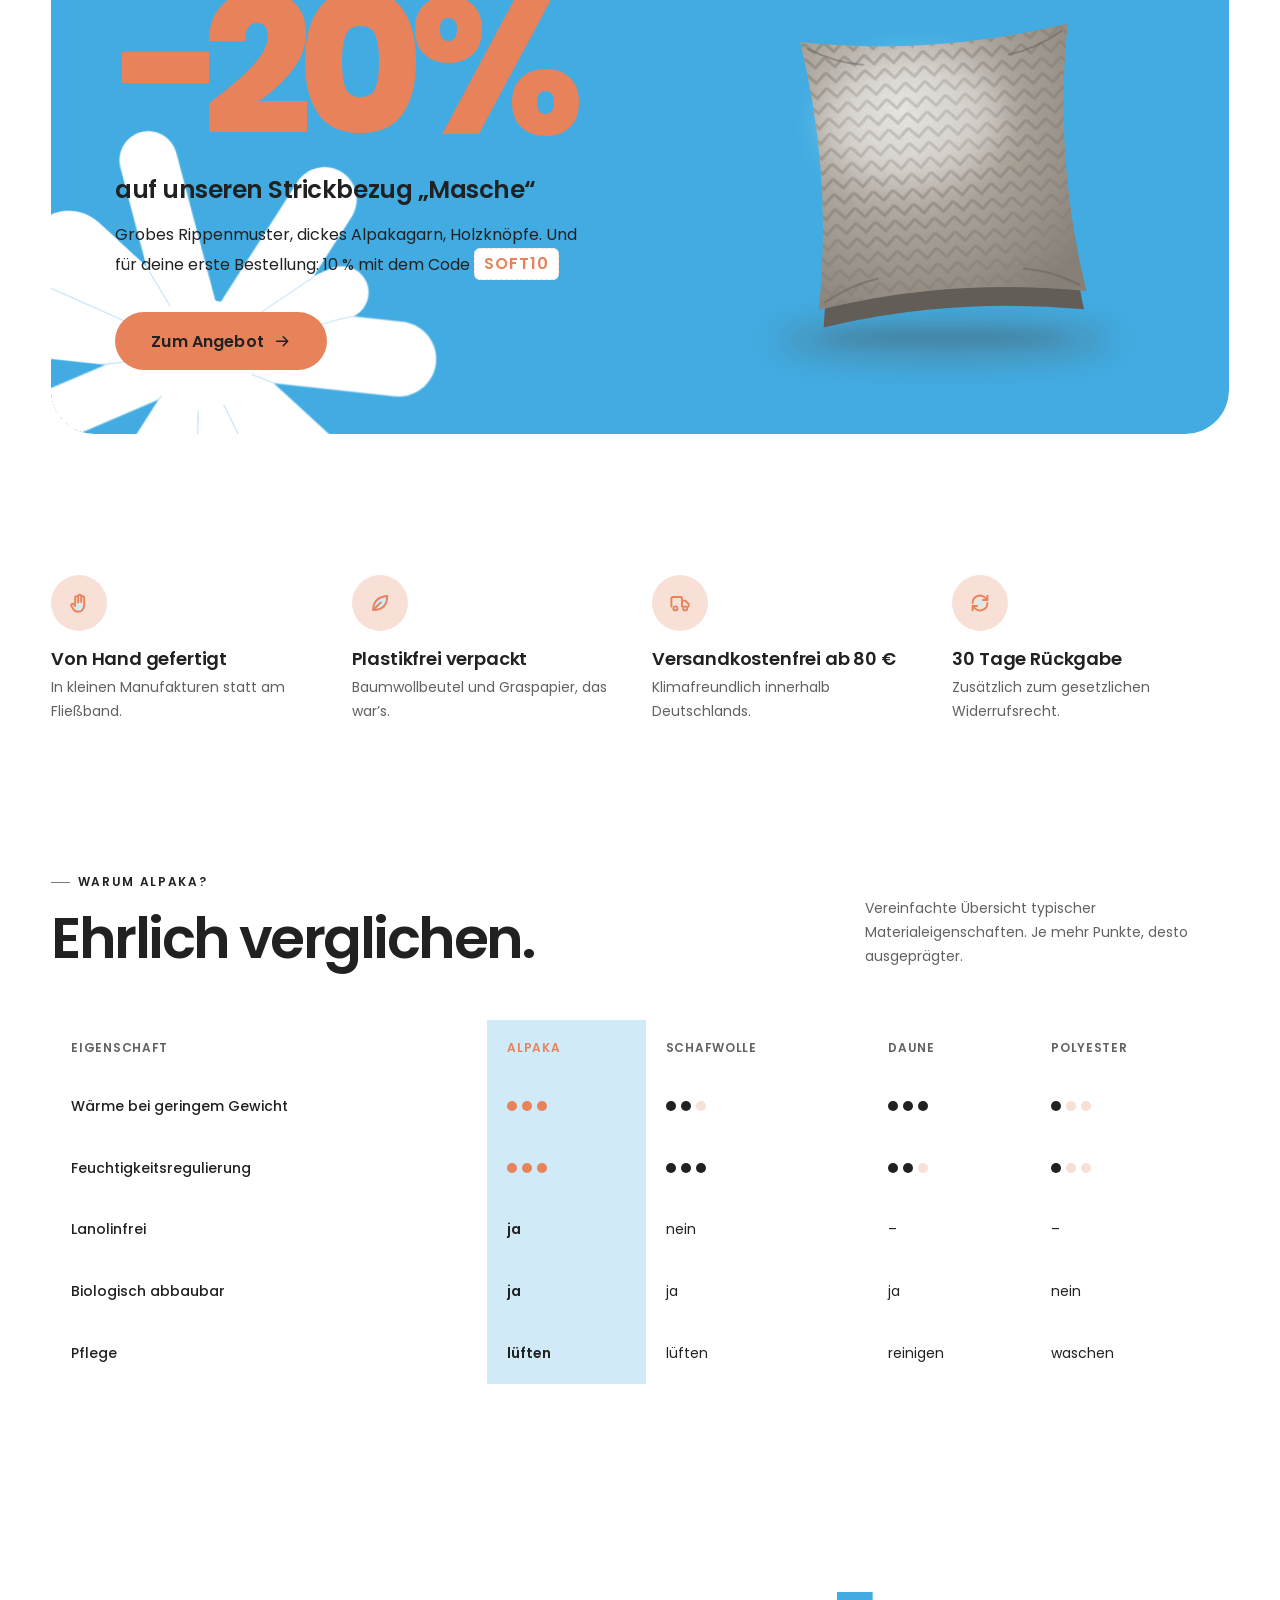
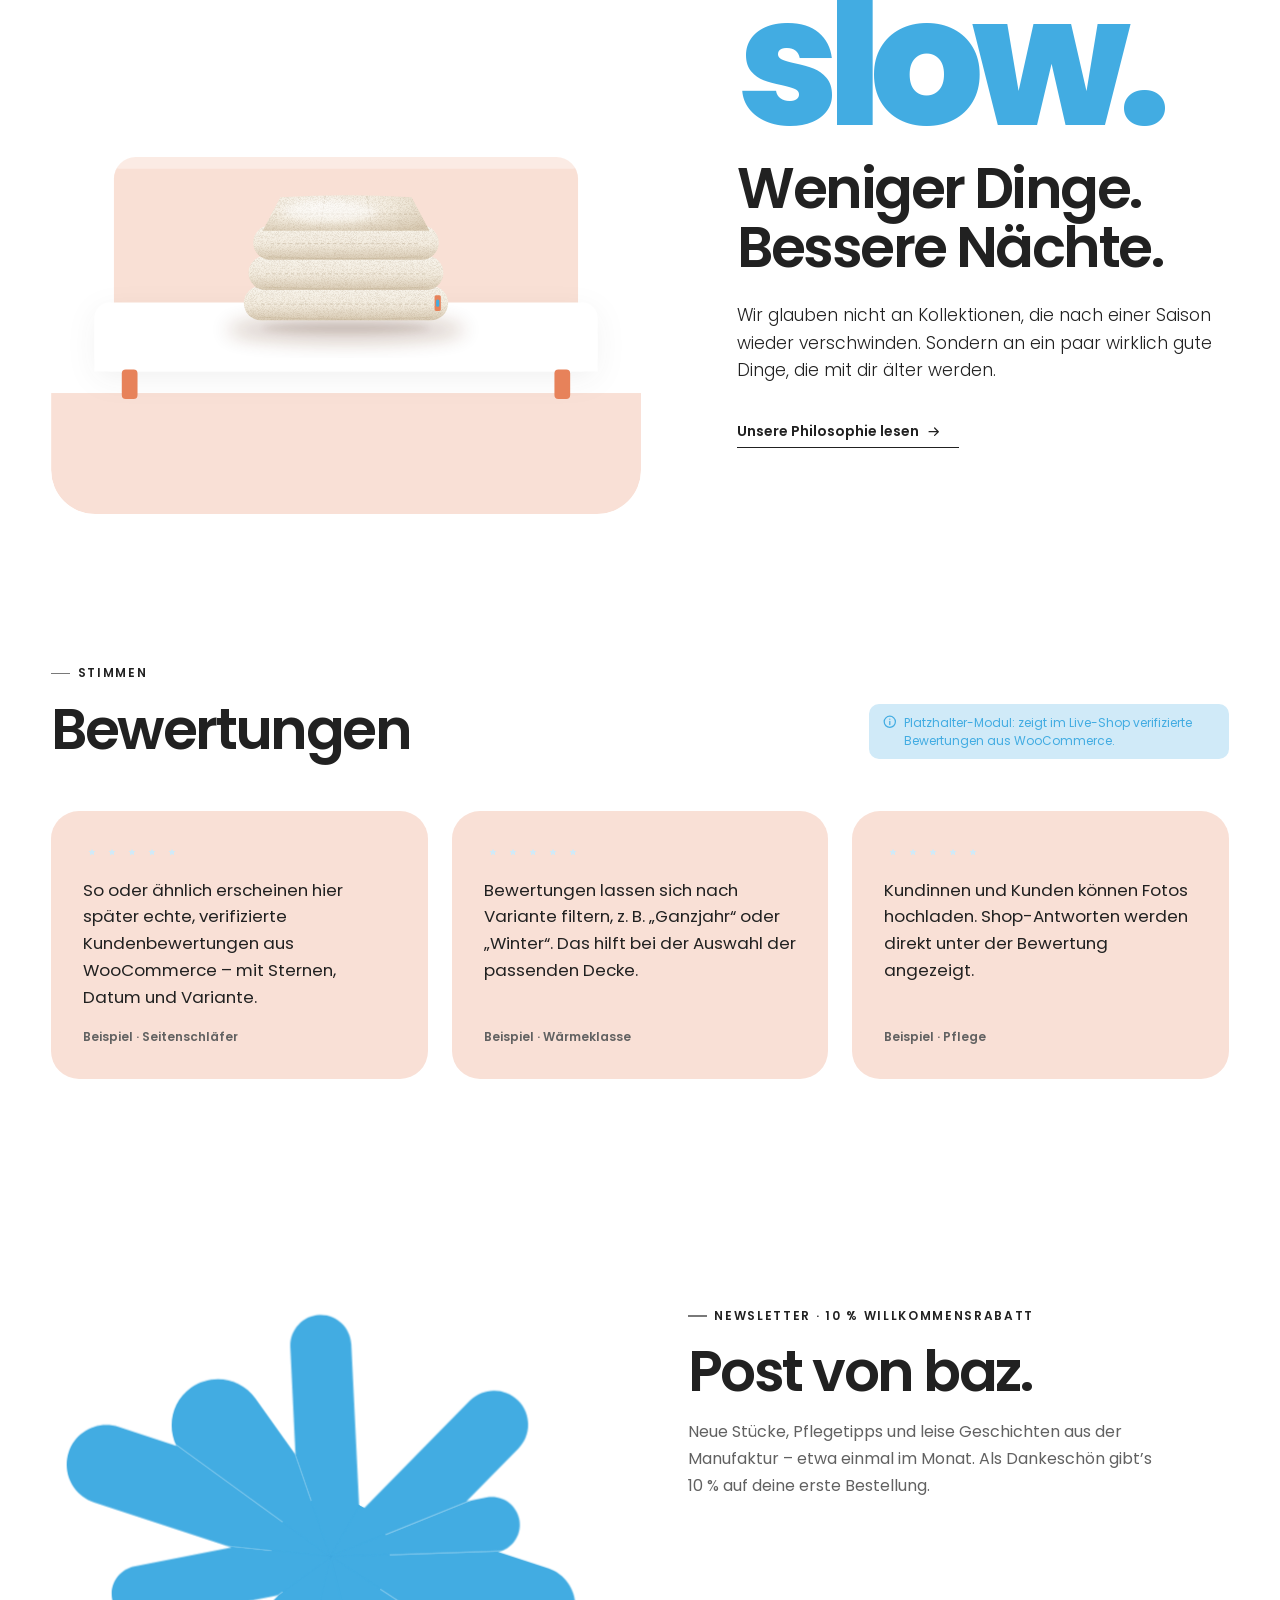
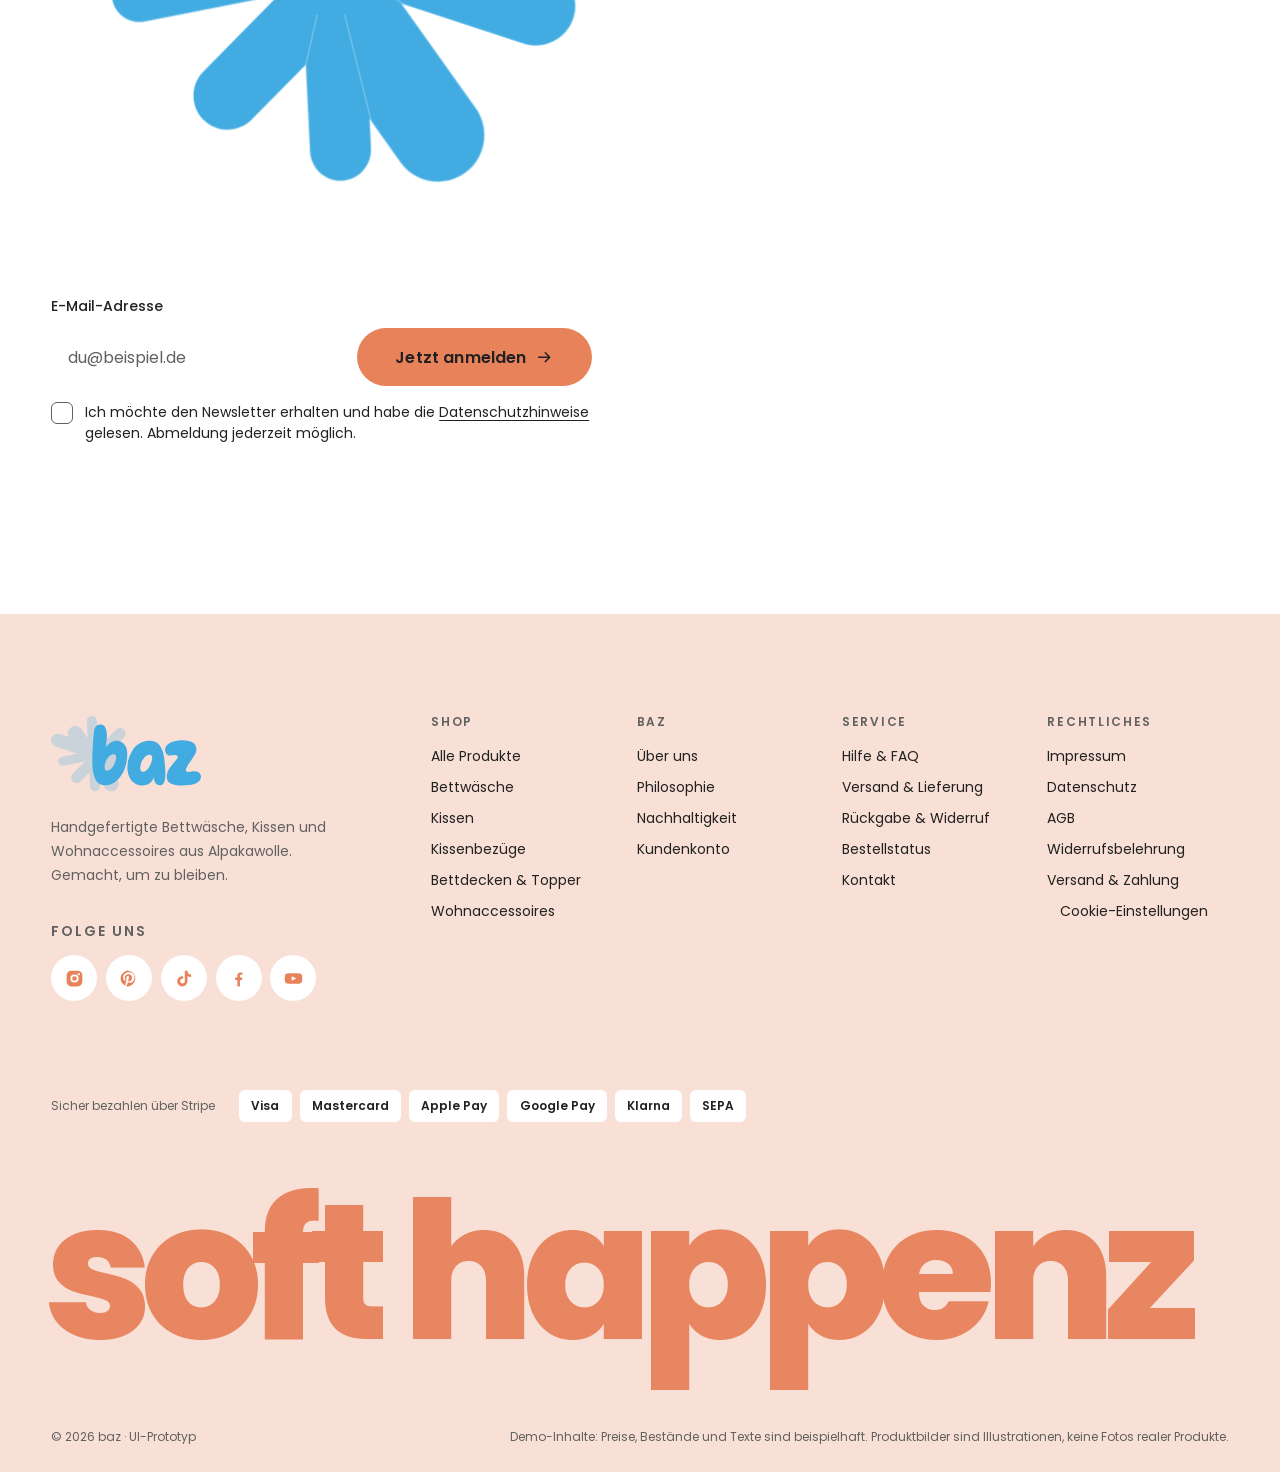
<file: index061126.html>
<!DOCTYPE html>
<html lang="de">
<head>
<meta charset="utf-8">
<meta name="viewport" content="width=device-width, initial-scale=1">
<title>baz – soft happenz · Handgefertigtes aus Alpakawolle</title>
<meta name="description" content="Bettwäsche, Kissen und Decken aus Alpakawolle – von Hand gefertigt, frei von Kunstfasern. baz – soft happenz.">
<meta name="theme-color" content="#FFFFFF">
<meta property="og:title" content="baz – soft happenz">
<meta property="og:description" content="Handgefertigte Bettwäsche, Kissen und Wohnaccessoires aus Alpakawolle.">
<meta property="og:type" content="website">
<link rel="preconnect" href="https://fonts.googleapis.com">
<link rel="preconnect" href="https://fonts.gstatic.com" crossorigin>
<link rel="stylesheet" href="https://fonts.googleapis.com/css2?family=Poppins:ital,wght@0,300;0,400;0,500;0,600;0,700;0,800;1,500&amp;display=swap">
<!-- build:css -->
<link rel="stylesheet" href="css/tokens.css">
<link rel="stylesheet" href="css/base.css">
<link rel="stylesheet" href="css/layout.css">
<link rel="stylesheet" href="css/components.css">
<link rel="stylesheet" href="css/sun.css">
<link rel="stylesheet" href="css/interactions.css">
<link rel="stylesheet" href="css/pages.css">
<link rel="stylesheet" href="css/motion.css">
<!-- /build:css -->
</head>
<body>
<a class="skip" href="#main" data-action="skip">Zum Inhalt springen</a>
<div class="scroll-progress" aria-hidden="true"></div>

<!-- Bildmarke: seitenübergreifendes Scroll-Element -->
<div class="burst-stage" aria-hidden="true"><div class="burst-pose"><div class="burst-spin"></div></div></div>

<!-- Ladezustände: Preloader & Routen-Ladebalken mit animierter Sonne -->
<div class="preloader" aria-hidden="true"><div class="preloader__sun"></div><div class="preloader__bar"><span></span></div><p class="preloader__txt">soft happenz …</p></div>
<div class="route-bar" aria-hidden="true"><span class="route-bar__fill"><span class="route-bar__sun"></span></span></div>

<header class="site-header">
  <div class="header__inner container">
    <button class="icon-btn nav-toggle" type="button" data-action="open-menu" aria-label="Menü öffnen" aria-expanded="false" aria-controls="mobile-nav"><svg class="icon" viewBox="0 0 24 24" fill="none" stroke="currentColor" stroke-width="1.6" stroke-linecap="round" aria-hidden="true"><path d="M4 8h16M4 16h10"/></svg></button>
    <a class="brand" href="#start"></a>
    <nav class="main-nav" aria-label="Hauptnavigation">
      <ul>
        <li><a href="#shop" data-nav="shop">Shop</a></li>
        <li class="has-mega"><button type="button" data-action="toggle-mega" aria-expanded="false" aria-controls="mega">Kategorien <svg class="icon" viewBox="0 0 24 24" fill="none" stroke="currentColor" stroke-width="1.6" stroke-linecap="round" aria-hidden="true"><path d="m7 10 5 5 5-5"/></svg></button></li>
        <li><a href="#unternehmen" data-nav="unternehmen">Unternehmen</a></li>
        <li><a href="#philosophie" data-nav="philosophie">Philosophie</a></li>
        <li><a href="#service" data-nav="service">Service</a></li>
      </ul>
    </nav>
    <div class="header__actions">
      <button class="icon-btn" type="button" data-action="open-search" aria-label="Suche öffnen" aria-controls="search"><svg class="icon" viewBox="0 0 24 24" fill="none" stroke="currentColor" stroke-width="1.6" stroke-linecap="round" aria-hidden="true"><circle cx="11" cy="11" r="6.5"/><path d="m20 20-4.2-4.2"/></svg></button>
      <a class="icon-btn hide-sm" href="#konto" aria-label="Kundenkonto"><svg class="icon" viewBox="0 0 24 24" fill="none" stroke="currentColor" stroke-width="1.6" stroke-linecap="round" aria-hidden="true"><circle cx="12" cy="8" r="4"/><path d="M4.5 20c1.4-3.6 4.2-5.2 7.5-5.2s6.1 1.6 7.5 5.2"/></svg></a>
      <button class="icon-btn cart-btn" type="button" data-action="open-cart" aria-label="Warenkorb öffnen, 0 Artikel" aria-controls="cart"><svg class="icon" viewBox="0 0 24 24" fill="none" stroke="currentColor" stroke-width="1.6" stroke-linecap="round" stroke-linejoin="round" aria-hidden="true"><path d="M5 8h14l-1.1 11.2a2 2 0 0 1-2 1.8H8.1a2 2 0 0 1-2-1.8L5 8Z"/><path d="M9 10V6.5a3 3 0 0 1 6 0V10"/></svg><span class="cart-count" data-cart-count aria-hidden="true">0</span></button>
    </div>
  </div>
  <div class="mega" id="mega" hidden></div>
</header>

<div class="mobile-nav" id="mobile-nav" role="dialog" aria-modal="true" aria-label="Menü" hidden></div>

<main class="app" id="main" tabindex="-1" data-app></main>

<footer class="site-footer"></footer>

<!-- Layer -->
<div class="scrim" aria-hidden="true"></div>
<aside class="drawer" id="cart" role="dialog" aria-modal="true" aria-labelledby="cart-title" hidden></aside>
<div class="search" id="search" role="dialog" aria-modal="true" aria-label="Suche" hidden></div>
<div class="modal" id="quick" role="dialog" aria-modal="true" aria-labelledby="quick-title" hidden></div>
<div class="chat" data-chat></div>
<div class="toasts" aria-live="polite"></div>
<section class="cookie" aria-label="Cookie-Einstellungen" hidden></section>
<div class="processing" role="status" aria-live="assertive" hidden><div class="processing__box"><div class="processing__sun"></div><p class="processing__txt"></p></div></div>

<noscript><p style="padding:2rem;font-family:sans-serif">Bitte aktiviere JavaScript, um den Shop-Prototyp zu nutzen.</p></noscript>

<!-- build:js -->
<script src="js/data.js"></script>
<script src="js/art.js"></script>
<script src="js/store.js"></script>
<script src="js/ui.js"></script>
<script src="js/views-shop.js"></script>
<script src="js/views-pages.js"></script>
<script src="js/views-checkout.js"></script>
<script src="js/chatbot.js"></script>
<script src="js/main.js"></script>
<!-- /build:js -->
</body>
</html>
</file>
<file: css/tokens.css>
/* ==========================================================================
   baz · tokens.css — Design Tokens (zentrale Quelle für Theme & Komponenten)
   Corporate Design b02: Braun #E7825A · Blau #42ACE2 · Rosa #EB579A · Koralle #F07F5C (+ 25 %-Töne)
   ========================================================================== */
:root {
  /* ===== Farben – ausschließlich aus den CD-Logodateien =====
     Braun #E7825A · Blau #42ACE2 · Rosa #EB579A, jeweils als 25 %-Ton.
     Dazu nur Weiß und neutrale Schrift (dunkelster Ton #212121, kein Schwarz). */
  --baz-braun: #E7825A;  --baz-braun-25: #F9E0D6;   /* 25 % auf Weiß */
  --baz-blau:  #42ACE2;  --baz-blau-25:  #D0EAF8;
  --baz-rosa:  #EB579A;  --baz-rosa-25:  #FAD5E6;

  /* Seitenfarbe (wird je Seite/Sektion über [data-pc] gesetzt, siehe palette.css) */
  --pc: var(--baz-braun); --pc25: var(--baz-braun-25);
  --pc2: var(--baz-blau); --pc2-25: var(--baz-blau-25);   /* Zweitfarbe: auf braunen Seiten immer Blau */

  /* Neutrale Schrift */
  --ink: #212121;        /* 16.1:1 auf Weiß */
  --ink-2: #616161;      /* 6.2:1 auf Weiß */

  /* Legacy-Namen → neue Logik */
  --n-0: #FFFFFF; --n-25: #FFFFFF; --n-50: var(--pc25); --n-100: var(--pc25); --n-200: var(--pc25); --n-300: var(--pc25);
  --n-500: var(--ink-2); --n-600: var(--ink-2); --n-800: var(--ink); --n-900: var(--ink);
  --baz-sun: var(--pc2); --baz-sun-200: var(--pc2-25); --baz-sun-50: var(--pc2-25); --baz-sun-500: var(--pc2); --baz-sun-700: var(--ink);
  --baz-cinnamon: var(--baz-braun); --baz-cinnamon-700: var(--ink); --baz-cinnamon-900: var(--ink); --baz-cinnamon-300: var(--pc25); --baz-cinnamon-100: var(--pc25); --baz-cinnamon-50: var(--pc25);
  --baz-blau-50: var(--baz-blau-25); --baz-blau-60: var(--baz-blau-25);

  --bg: #FFFFFF; --bg-soft: var(--pc25); --bg-muted: var(--pc25); --bg-sun: var(--pc25); --bg-inverse: var(--ink);
  --text: var(--ink); --text-2: var(--ink-2); --text-brand: var(--ink); --text-inverse: #FFFFFF;

  /* Aktionen: Fläche in Seitenfarbe, Schrift dunkel (Blau 6.3:1 · Rosa 4.9:1 · Braun 5.9:1) */
  --action: var(--pc); --action-ink: var(--ink); --action-hover: var(--pc25);
  --hover-bg: var(--pc2-25); --hover-ink: var(--ink);
  --focus: var(--ink);
  --line: transparent; --line-strong: transparent;

  /* Status – ebenfalls nur CD-Töne; Bedeutung zusätzlich über Icon + Text */
  --success: var(--baz-blau); --success-bg: var(--baz-blau-25);
  --warning: var(--baz-braun); --warning-bg: var(--baz-braun-25);
  --error:   var(--baz-rosa); --error-bg:   var(--baz-rosa-25);
  --info:    var(--baz-blau); --info-bg:    var(--baz-blau-25);

  /* Badges */
  --badge-sale: var(--baz-rosa); --badge-new: var(--baz-blau); --badge-best: var(--ink); --badge-limited: var(--baz-braun); --badge-hand: #FFFFFF; --badge-out: var(--pc25);

  /* Stofftöne der Produkte (Produkteigenschaft, keine Markenfarbe) */
  --sw-natur: #F3ECDF; --sw-creme: #FBF7EF; --sw-sand: #E5D3B8; --sw-zimt: #C98B5E; --sw-schiefer: #ABA59D; --sw-himmel: #D3EAF7; --sw-rosa: #F9D6E5;

  /* Typografie */
  --font: 'Poppins', ui-sans-serif, system-ui, -apple-system, 'Segoe UI', Roboto, sans-serif;
  --fs-mega: clamp(6rem, 25vw, 26rem);
  --fs-display: clamp(3.5rem, 11vw, 11rem);
  --fs-h1: clamp(2.75rem, 7vw, 7rem);
  --fs-h2: clamp(2rem, 4.4vw, 4.25rem);
  --fs-h3: clamp(1.3rem, 1.9vw, 1.75rem);
  --fs-h4: 1.125rem;
  --fs-lead: clamp(1.0625rem, 1.35vw, 1.3rem);
  --fs-body: 1rem;
  --fs-sm: .875rem;
  --fs-xs: .75rem;
  --lh-mega: .82; --lh-tight: .95; --lh-head: 1.06; --lh-body: 1.7;
  --tr-tight: -.045em; --tr-head: -.03em; --tr-wide: .14em;

  /* Spacing (8-pt) */
  --s-1: .25rem; --s-2: .5rem; --s-3: .75rem; --s-4: 1rem; --s-5: 1.5rem; --s-6: 2rem; --s-7: 3rem; --s-8: 4rem; --s-9: 6rem;
  --section: clamp(5rem, 11vw, 10rem);
  --gutter: clamp(1.25rem, 4vw, 3.5rem);
  --container: 1480px;
  --header-h: 72px;

  /* Radius */
  --r-xs: 6px; --r-sm: 10px; --r-md: 18px; --r-lg: 28px; --r-xl: 44px; --r-pill: 999px;

  /* Schatten — extrem weich, warm getönt */
  --sh-1: 0 1px 2px rgba(33, 33, 33, .04), 0 4px 14px rgba(33, 33, 33, .035);
  --sh-2: 0 20px 40px rgba(33, 33, 33, .05);
  --sh-3: 0 40px 90px -30px rgba(33, 33, 33, .2);
  --sh-float: 0 24px 60px -18px rgba(33, 33, 33, .22);

  /* Motion */
  --ease: cubic-bezier(.25, 1, .5, 1);
  --ease-io: cubic-bezier(.65, 0, .35, 1);
  --ease-spring: cubic-bezier(.34, 1.4, .64, 1);
  --t-fast: .2s; --t: .45s; --t-slow: .9s;

  /* Z-Ebenen */
  --z-burst: -1; --z-content: 1; --z-sticky: 40; --z-header: 50; --z-chat: 60; --z-scrim: 70; --z-layer: 80; --z-toast: 95;
}
</file>
<file: css/base.css>
/* ==========================================================================
   baz · base.css — Reset, Typografie, Grundelemente, Utilities
   ========================================================================== */
*, *::before, *::after { box-sizing: border-box; }
html { -webkit-text-size-adjust: 100%; text-size-adjust: 100%; scroll-padding-top: calc(var(--header-h) + 1rem); }
html.is-locked { overflow: hidden; }
body { margin: 0; font-family: var(--font); font-size: var(--fs-body); line-height: var(--lh-body); font-weight: 400; color: var(--text); background: var(--bg); -webkit-font-smoothing: antialiased; -moz-osx-font-smoothing: grayscale; overflow-x: hidden; }
img, svg { display: block; max-width: 100%; }
button, input, select, textarea { font: inherit; color: inherit; }
button { cursor: pointer; background: none; border: 0; padding: 0; }
a { color: inherit; text-decoration-thickness: 1px; text-underline-offset: .2em; }
p { margin: 0 0 1em; }
p:last-child { margin-bottom: 0; }
ul, ol { margin: 0; padding: 0; list-style: none; }
h1, h2, h3, h4, h5, h6 { margin: 0; font-weight: 600; line-height: var(--lh-head); letter-spacing: var(--tr-head); }
address { font-style: normal; }
table { border-collapse: collapse; width: 100%; }
fieldset { border: 0; margin: 0; padding: 0; min-width: 0; }
legend { padding: 0; }
input[type="number"] { -moz-appearance: textfield; appearance: textfield; }
input::-webkit-outer-spin-button, input::-webkit-inner-spin-button { -webkit-appearance: none; margin: 0; }
::selection { background: var(--baz-sun); color: var(--n-900); }
[hidden] { display: none !important; }

/* Fokus — sichtbar, markenkonform */
:focus { outline: none; }
:focus-visible { outline: 2px solid var(--focus); outline-offset: 3px; border-radius: 4px; }
[tabindex="-1"]:focus-visible { outline: none; }

/* Typo-Hierarchie */
.eyebrow { font-size: var(--fs-xs); font-weight: 600; letter-spacing: var(--tr-wide); text-transform: uppercase; color: var(--text-brand); margin: 0 0 var(--s-4); display: inline-flex; align-items: center; gap: .6em; }
.eyebrow::before { content: ""; width: 1.6em; height: 1.5px; background: currentColor; opacity: .6; }
.h1, .page-title { font-size: var(--fs-h1); font-weight: 700; line-height: var(--lh-tight); letter-spacing: var(--tr-tight); }
.h2 { font-size: var(--fs-h2); font-weight: 600; line-height: var(--lh-head); letter-spacing: var(--tr-tight); }
.h3 { font-size: var(--fs-h3); font-weight: 600; letter-spacing: -.02em; line-height: 1.2; }
.h4 { font-size: var(--fs-h4); font-weight: 600; letter-spacing: -.01em; line-height: 1.3; }
.h5 { font-size: var(--fs-sm); font-weight: 600; letter-spacing: 0; text-transform: uppercase; color: var(--text-2); margin-bottom: var(--s-2); }
.mega-title { font-size: var(--fs-display); font-weight: 800; line-height: var(--lh-mega); letter-spacing: -.06em; }
.lead { font-size: var(--fs-lead); font-weight: 300; line-height: 1.6; color: var(--n-800); max-width: 38em; }
.muted { color: var(--text-2); }
.small { font-size: var(--fs-sm); }
strong { font-weight: 600; }

/* Layout-Basis */
.container { width: 100%; max-width: var(--container); margin-inline: auto; padding-inline: var(--gutter); }
.app { position: relative; min-height: 70vh; padding-top: var(--header-h); }
.btn-row { display: flex; flex-wrap: wrap; align-items: center; gap: var(--s-3) var(--s-5); }
.btn-row--center { justify-content: center; }

/* Utilities */
.visually-hidden { position: absolute !important; width: 1px; height: 1px; padding: 0; margin: -1px; overflow: hidden; clip: rect(0 0 0 0); white-space: nowrap; border: 0; }
.skip { position: fixed; left: 1rem; top: -4rem; z-index: 999; background: var(--n-900); color: #fff; padding: .7rem 1.1rem; border-radius: var(--r-pill); transition: top var(--t-fast); text-decoration: none; }
.skip:focus { top: 1rem; }
.icon { width: 1.25em; height: 1.25em; flex: none; }
.linklike { color: var(--text); text-decoration: underline; text-underline-offset: .2em; text-decoration-thickness: 1px; font-size: inherit; }
.linklike:hover { color: var(--action); }
code, .code { font-family: inherit; font-weight: 600; background: var(--n-0); border: 1.5px dashed var(--baz-cinnamon-300); color: var(--action); padding: .1em .55em; border-radius: var(--r-xs); letter-spacing: .06em; }
.code { cursor: copy; transition: background var(--t-fast); }
.code:hover { background: var(--baz-sun-200); }

/* Scroll-Fortschritt */
.scroll-progress { position: fixed; inset: 0 0 auto; height: 2px; background: var(--action); transform-origin: 0 50%; transform: scaleX(0); z-index: calc(var(--z-header) + 1); pointer-events: none; }
</file>
<file: css/layout.css>
/* ==========================================================================
   baz · layout.css — Bildmarke, Header, Navigation, Footer, Seitenköpfe
   ========================================================================== */

/* ---------- Bildmarke: Cross-Page-Scroll-Element ---------- */
.burst-stage { position: fixed; inset: 0; z-index: var(--z-burst); pointer-events: none; overflow: hidden; }
.burst-pose {
  --bx: 54vw; --by: -6vh; --bs: 1; --br: 0deg; --bo: .9;
  position: absolute; left: 0; top: 0; width: clamp(420px, 62vmax, 1100px);
  transform: translate3d(var(--bx), var(--by), 0) scale(var(--bs)) rotate(var(--br));
  opacity: var(--bo); transform-origin: 30% 40%;
  transition: transform 1.6s var(--ease), opacity 1.2s var(--ease);
}
.burst-spin { width: 100%; height: 100%; will-change: transform; transform-origin: 46% 50%; }
.is-checkout .burst-stage { opacity: .5; }

/* ---------- Header ---------- */
.site-header { position: fixed; inset: 0 0 auto; z-index: var(--z-header); height: var(--header-h); transition: transform .5s var(--ease), background-color var(--t), box-shadow var(--t), backdrop-filter var(--t); }
.site-header.is-scrolled, .site-header.mega-open { background: rgba(255, 255, 255, .86); -webkit-backdrop-filter: saturate(1.4) blur(18px); backdrop-filter: saturate(1.4) blur(18px); box-shadow: 0 1px 0 var(--line); }
.site-header.is-hidden { transform: translateY(-105%); }
.header__inner { height: 100%; display: grid; grid-template-columns: auto 1fr auto; align-items: center; gap: var(--s-4); }
.brand { display: block; width: 84px; justify-self: start; transition: transform var(--t) var(--ease-spring); }
.brand:hover { transform: rotate(-4deg) scale(1.04); }
.brand .logo { width: 100%; height: auto; }
.main-nav { display: none; }
.header__actions { display: flex; align-items: center; gap: var(--s-1); justify-self: end; }
.nav-toggle { order: -1; }
.hide-sm { display: none; }

.icon-btn { position: relative; display: inline-grid; place-items: center; width: 44px; height: 44px; border-radius: var(--r-pill); color: var(--text); transition: background var(--t-fast), color var(--t-fast), transform var(--t-fast); flex: none; }
.icon-btn:hover { background: var(--n-100); }
.icon-btn:active { transform: scale(.94); }
.icon-btn .icon { width: 22px; height: 22px; }
.icon-btn--line { border: 1px solid var(--line-strong); background: var(--n-0); }
.icon-btn--line:hover { border-color: var(--n-900); background: var(--n-0); }
.icon-btn.is-on { color: var(--badge-sale); }
.icon-btn.is-on .icon { fill: currentColor; }

.cart-count { position: absolute; top: 4px; right: 2px; min-width: 18px; height: 18px; padding: 0 5px; border-radius: var(--r-pill); background: var(--n-900); color: #fff; font-size: 10px; font-weight: 600; line-height: 18px; text-align: center; transform: scale(0); transition: transform var(--t) var(--ease-spring), background var(--t-fast); }
.cart-btn.has-items .cart-count { transform: scale(1); background: var(--action); }
.cart-btn.is-bump { animation: bump .6s var(--ease-spring); }

@media (min-width: 1024px) {
  :root { --header-h: 84px; }
  .header__inner { grid-template-columns: 1fr auto 1fr; }
  .nav-toggle { display: none; }
  .brand { width: 96px; }
  .main-nav { display: block; }
  .main-nav > ul { display: flex; gap: clamp(.5rem, 1.6vw, 2rem); }
  .main-nav a, .main-nav button { position: relative; display: inline-flex; align-items: center; gap: .3em; padding: .6rem .2rem; font-size: var(--fs-sm); font-weight: 500; text-decoration: none; color: var(--text); }
  .main-nav a::after, .main-nav button::after { content: ""; position: absolute; left: 0; right: 0; bottom: .35rem; height: 1.5px; background: var(--action); transform: scaleX(0); transform-origin: right; transition: transform var(--t) var(--ease); }
  .main-nav a:hover::after, .main-nav a[aria-current]::after, .main-nav button[aria-expanded="true"]::after { transform: scaleX(1); transform-origin: left; }
  .main-nav button .icon { width: 1em; height: 1em; transition: transform var(--t) var(--ease); }
  .main-nav button[aria-expanded="true"] .icon { transform: rotate(180deg); }
  .hide-sm { display: inline-grid; }
}

/* ---------- Mega-Menü ---------- */
.mega { position: absolute; inset: 100% 0 auto; background: rgba(255, 255, 255, .96); -webkit-backdrop-filter: blur(18px); backdrop-filter: blur(18px); box-shadow: 0 30px 60px -30px rgba(94, 40, 20, .18); opacity: 0; transform: translateY(-10px); transition: opacity var(--t) var(--ease), transform var(--t) var(--ease); }
.mega.is-open { opacity: 1; transform: none; }
.mega__inner { display: grid; grid-template-columns: 1fr 3.4fr; gap: var(--s-7); padding-block: var(--s-6) var(--s-7); }
.mega__claim { font-size: var(--fs-h3); font-weight: 600; letter-spacing: -.02em; line-height: 1.2; margin-bottom: var(--s-5); }
.mega__grid { display: grid; grid-template-columns: repeat(5, 1fr); gap: var(--s-4); }
.mega__item { display: flex; flex-direction: column; gap: .2rem; text-decoration: none; }
.mega__art { display: block; aspect-ratio: 1; background: var(--bg-soft); border-radius: var(--r-md); margin-bottom: var(--s-3); overflow: hidden; transition: background var(--t); }
.mega__art svg { width: 100%; height: 100%; transition: transform .8s var(--ease); }
.mega__item:hover .mega__art { background: var(--baz-sun-50); }
.mega__item:hover .mega__art svg { transform: scale(1.08) rotate(-2deg); }
.mega__name { font-weight: 600; }
.mega__sub { font-size: var(--fs-xs); color: var(--text-2); }

/* ---------- Mobile Navigation ---------- */
.mobile-nav { position: fixed; inset: 0; z-index: var(--z-layer); background: var(--n-0); transform: translateX(-100%); transition: transform .6s var(--ease); overflow-y: auto; }
.mobile-nav.is-open { transform: none; }
.mnav { min-height: 100%; display: flex; flex-direction: column; padding: var(--s-3) var(--gutter) var(--s-6); }
.mnav__head { display: flex; justify-content: space-between; align-items: center; height: 56px; }
.mnav__logo { width: 76px; }
.mnav__list { margin-block: var(--s-6) var(--s-5); }
.mnav__list a { display: block; font-size: clamp(2.2rem, 11vw, 3.5rem); font-weight: 700; letter-spacing: -.045em; line-height: 1.15; text-decoration: none; opacity: 0; transform: translateY(24px); transition: opacity .5s var(--ease), transform .6s var(--ease), color var(--t-fast); transition-delay: calc(var(--i) * 60ms + 150ms); }
.mobile-nav.is-open .mnav__list a { opacity: 1; transform: none; }
.mnav__list a:hover { color: var(--action); }
.mnav__label { font-size: var(--fs-xs); font-weight: 600; letter-spacing: var(--tr-wide); text-transform: uppercase; color: var(--text-2); margin-bottom: var(--s-3); }
.mnav__cats { display: flex; flex-wrap: wrap; gap: var(--s-2); }
.mnav__cats a { display: inline-block; padding: .55rem 1rem; border: 1px solid var(--line-strong); border-radius: var(--r-pill); font-size: var(--fs-sm); text-decoration: none; }
.mnav__foot { margin-top: auto; padding-top: var(--s-6); display: grid; gap: var(--s-3); }

/* ---------- Abschnitts-Köpfe ---------- */
.sec-head { display: flex; flex-wrap: wrap; justify-content: space-between; align-items: flex-end; gap: var(--s-5) var(--s-7); margin-bottom: clamp(2rem, 4vw, 3.5rem); }
.sec-head__note { max-width: 26em; font-size: var(--fs-sm); color: var(--text-2); }
.phead { padding-block: clamp(3rem, 8vw, 7rem) clamp(2rem, 4vw, 3.5rem); }
.phead .page-title { margin-bottom: var(--s-6); }
.phead--xl { padding-bottom: var(--section); }
.phead__cols { display: grid; gap: var(--s-5); margin-top: var(--s-7); max-width: 1100px; }
.phead__cols p:not(.lead) { color: var(--text-2); }
@media (min-width: 900px) { .phead__cols { grid-template-columns: 1.2fr 1fr; gap: var(--s-8); } }

.crumbs { padding-top: var(--s-5); font-size: var(--fs-xs); color: var(--text-2); }
.crumbs ol { display: flex; flex-wrap: wrap; gap: .4rem; }
.crumbs li:not(:last-child)::after { content: "/"; margin-left: .4rem; opacity: .5; }
.crumbs a { text-decoration: none; }
.crumbs a:hover { color: var(--action); text-decoration: underline; }
.crumbs [aria-current] { color: var(--text); font-weight: 500; }

/* ---------- Footer ---------- */
.site-footer { position: relative; z-index: var(--z-content); background: var(--n-50); margin-top: clamp(3rem, 6vw, 5rem); padding-top: clamp(4rem, 8vw, 7rem); overflow: hidden; }
.footer__top { display: grid; gap: var(--s-7); }
.footer__brand .logo { width: 150px; margin-bottom: var(--s-5); }
.footer__brand p { max-width: 22em; color: var(--text-2); font-size: var(--fs-sm); }
.footer__cols { display: grid; grid-template-columns: repeat(2, 1fr); gap: var(--s-6) var(--s-5); }
.footer__h { font-size: var(--fs-xs); font-weight: 600; letter-spacing: var(--tr-wide); text-transform: uppercase; color: var(--text-2); margin-bottom: var(--s-4); }
.footer__cols li { margin-bottom: .45rem; font-size: var(--fs-sm); }
.footer__cols a, .footer__cols .linklike { text-decoration: none; transition: color var(--t-fast); }
.footer__cols a:hover, .footer__cols .linklike:hover { color: var(--action); text-decoration: underline; }
.footer__pay { display: flex; flex-wrap: wrap; align-items: center; gap: var(--s-3) var(--s-5); margin-top: var(--s-8); padding-top: var(--s-5); border-top: 1px solid var(--line); font-size: var(--fs-xs); color: var(--text-2); }
.footer__pay ul { display: flex; flex-wrap: wrap; gap: var(--s-2); }
.footer__pay li { padding: .3rem .7rem; border-radius: var(--r-xs); background: var(--n-0); border: 1px solid var(--line); font-weight: 600; color: var(--n-800); }
.footer__mega { font-size: clamp(3.5rem, 15vw, 16.5rem); font-weight: 800; letter-spacing: -.065em; line-height: .9; padding-bottom: .1em; color: var(--baz-cinnamon); margin: var(--s-8) 0 0; white-space: nowrap; transform: translateX(-.04em); opacity: .95; }
.footer__bottom { display: flex; flex-wrap: wrap; justify-content: space-between; gap: var(--s-2) var(--s-6); padding-block: var(--s-5); font-size: var(--fs-xs); color: var(--text-2); border-top: 1px solid var(--line); margin-top: var(--s-5); }
.footer__bottom p { margin: 0; max-width: 60em; }
@media (min-width: 900px) {
  .footer__top { grid-template-columns: 1fr 2.4fr; }
  .footer__cols { grid-template-columns: repeat(4, 1fr); }
}
.is-checkout .site-footer .footer__top, .is-checkout .site-footer .footer__mega { display: none; }
.is-checkout .main-nav, .is-checkout .header__actions > :not(.cart-btn), .is-checkout .nav-toggle { visibility: hidden; }
</file>
<file: css/components.css>
/* ==========================================================================
   baz · components.css — Designsystem-Komponenten
   ========================================================================== */

/* ---------- Buttons ---------- */
.btn { --bh: 48px; position: relative; display: inline-flex; align-items: center; justify-content: center; gap: .55em; min-height: var(--bh); padding: 0 1.5rem; border-radius: var(--r-pill); font-size: var(--fs-sm); font-weight: 600; letter-spacing: .01em; text-decoration: none; white-space: nowrap; border: 1.5px solid transparent; overflow: hidden; isolation: isolate; transition: background var(--t-fast), color var(--t-fast), border-color var(--t-fast), transform var(--t-fast) var(--ease), box-shadow var(--t); }
.btn .icon { width: 1.15em; height: 1.15em; transition: transform var(--t) var(--ease); }
.btn:hover .icon:last-child { transform: translateX(3px); }
.btn:active { transform: scale(.97); }
.btn:disabled { opacity: .45; cursor: not-allowed; }
.btn--primary { background: var(--action); color: var(--action-ink); }
.btn--primary::before { content: ""; position: absolute; inset: 0; z-index: -1; background: var(--n-900); border-radius: inherit; transform: translateY(101%); transition: transform .5s var(--ease); }
.btn--primary:hover:not(:disabled)::before { transform: none; }
.btn--primary:hover { box-shadow: var(--sh-float); }
.btn--ghost { border-color: var(--line-strong); background: var(--n-0); color: var(--text); }
.btn--ghost:hover { border-color: var(--n-900); }
.btn--text { padding-inline: .2rem; min-height: auto; border-radius: 0; color: var(--text); text-decoration: underline; text-underline-offset: .3em; }
.btn--text:hover { color: var(--action); }
.btn--lg { --bh: 58px; padding: 0 2rem; font-size: 1rem; }
.btn--sm { --bh: 38px; padding: 0 1rem; font-size: var(--fs-xs); }
.btn--block { width: 100%; }
.link-arrow { display: inline-flex; align-items: center; gap: .5em; font-weight: 600; font-size: var(--fs-sm); text-decoration: none; color: var(--text); border-bottom: 1.5px solid currentColor; padding-bottom: .2em; transition: color var(--t-fast), gap var(--t) var(--ease); }
.link-arrow:hover { color: var(--action); gap: .9em; }
.link-arrow .icon { width: 1.1em; height: 1.1em; }

/* Add-to-Cart-States: Laden → Erfolg */
.btn--atc .atc__sum { font-weight: 400; opacity: .85; padding-left: .7em; margin-left: .2em; border-left: 1px solid rgba(255, 255, 255, .35); }
.btn.is-loading { color: transparent !important; pointer-events: none; }
.btn.is-loading::after { content: ""; position: absolute; width: 20px; height: 20px; border-radius: 50%; border: 2px solid rgba(255, 255, 255, .35); border-top-color: #fff; animation: spin .7s linear infinite; }
.btn--ghost.is-loading::after { border-color: var(--line-strong); border-top-color: var(--n-900); }
.btn.is-done { background: var(--success); }
.btn.is-done > * { opacity: 0; }
.btn.is-done::after { content: "✓  Hinzugefügt"; position: absolute; color: #fff; font-weight: 600; animation: pop .4s var(--ease-spring); }

/* ---------- Badges, Preis, Bestand ---------- */
.badges { display: flex; flex-wrap: wrap; gap: .35rem; }
.badge { display: inline-flex; align-items: center; height: 26px; padding: 0 .7rem; border-radius: var(--r-pill); font-size: 11px; font-weight: 600; letter-spacing: .04em; line-height: 1; }
.badge--sale { background: var(--badge-sale); color: #fff; }
.badge--new { background: var(--badge-new); color: var(--n-900); }
.badge--best { background: var(--badge-best); color: #fff; }
.badge--limited { background: var(--badge-limited); color: #fff; }
.badge--hand { background: var(--badge-hand); color: var(--n-900); box-shadow: inset 0 0 0 1px var(--line-strong); }
.badge--out { background: var(--badge-out); color: var(--n-600); box-shadow: inset 0 0 0 1px var(--line); }
.price { display: inline-flex; flex-wrap: wrap; align-items: baseline; gap: .1em .45em; }
.price__from { font-size: .8em; color: var(--text-2); }
.price__now { font-weight: 600; }
.price__now--sale { color: var(--badge-sale); }
.price__was { font-size: .85em; color: var(--text-2); }
.stock { display: flex; align-items: center; gap: .55em; font-size: var(--fs-sm); margin: var(--s-4) 0; }
.stock__dot { width: 8px; height: 8px; border-radius: 50%; background: currentColor; box-shadow: 0 0 0 4px color-mix(in srgb, currentColor 18%, transparent); }
.stock--in { color: var(--success); } .stock--low { color: var(--warning); } .stock--out { color: var(--n-600); }
.stock--low .stock__dot { animation: pulse 1.8s ease-in-out infinite; }

/* Stoff-Swatches */
.sw--himmel { --sw: var(--sw-himmel); } .sw--rosa { --sw: var(--sw-rosa); } .sw--natur { --sw: var(--sw-natur); } .sw--creme { --sw: var(--sw-creme); } .sw--sand { --sw: var(--sw-sand); } .sw--zimt { --sw: var(--sw-zimt); } .sw--schiefer { --sw: var(--sw-schiefer); } .sw--sonne { --sw: var(--sw-sonne); }
.sw-bg--blau { background: var(--baz-blau); } .sw-bg--koralle { background: var(--baz-koralle); } .sw-bg--rosa { background: var(--baz-rosa); } .sw-bg--braun { background: var(--baz-braun); } .sw-bg--sand { background: var(--sw-sand); } .sw-bg--zimt { background: var(--sw-zimt); } .sw-bg--schiefer { background: var(--sw-schiefer); }
.dot { width: 18px; height: 18px; border-radius: 50%; background: var(--sw); box-shadow: inset 0 0 0 1px rgba(43, 35, 28, .14); position: relative; flex: none; transition: transform var(--t-fast) var(--ease-spring); }
button.dot { width: 22px; height: 22px; }
button.dot::after { content: ""; position: absolute; inset: -4px; border-radius: 50%; border: 1.5px solid transparent; transition: border-color var(--t-fast); }
button.dot.is-on::after { border-color: var(--n-900); }
button.dot:hover { transform: scale(1.12); }

/* ---------- Produktkarte ---------- */
.pgrid { display: grid; grid-template-columns: repeat(2, minmax(0, 1fr)); gap: clamp(1.5rem, 3vw, 2.75rem) clamp(.9rem, 2vw, 1.75rem); }
@media (min-width: 900px) { .pgrid { grid-template-columns: repeat(3, minmax(0, 1fr)); } .pgrid--4 { grid-template-columns: repeat(4, minmax(0, 1fr)); } }
.pcard { position: relative; display: flex; flex-direction: column; min-width: 0; }
.pcard__media { position: relative; aspect-ratio: 4 / 5; border-radius: var(--r-md); background: var(--bg-soft); overflow: hidden; transition: box-shadow .6s var(--ease), transform .6s var(--ease); }
.pcard__link { position: absolute; inset: 0; display: block; }
.pcard__img { position: absolute; inset: 0; display: grid; place-items: center; transition: opacity .7s var(--ease), transform 1.1s var(--ease); }
.pcard__img svg { width: 100%; height: 100%; }
.pcard__img--a svg { width: 112%; max-width: none; margin-inline: -6%; }
.pcard__img--b { opacity: 0; transform: scale(1.12); }
.pcard__badges { position: absolute; top: .85rem; left: .85rem; z-index: 2; pointer-events: none; }
.pcard__wish { position: absolute; top: .6rem; right: .6rem; z-index: 2; width: 40px; height: 40px; display: grid; place-items: center; border-radius: 50%; background: rgba(255, 255, 255, .9); color: var(--n-900); transition: transform var(--t) var(--ease-spring), color var(--t-fast), opacity var(--t); }
.pcard__wish .icon { width: 19px; height: 19px; }
.pcard__wish:hover { transform: scale(1.1); }
.pcard__wish.is-on { color: var(--badge-sale); }
.pcard__wish.is-on .icon { fill: currentColor; animation: heart .5s var(--ease-spring); }
.pcard__quick { position: absolute; left: .7rem; right: .7rem; bottom: .7rem; z-index: 2; min-height: 44px; display: flex; align-items: center; justify-content: center; border-radius: var(--r-pill); background: rgba(255, 255, 255, .94); -webkit-backdrop-filter: blur(10px); backdrop-filter: blur(10px); font-size: var(--fs-sm); font-weight: 600; color: var(--n-900); text-decoration: none; box-shadow: var(--sh-1); transition: transform .5s var(--ease), opacity .4s var(--ease), background var(--t-fast), color var(--t-fast); }
.pcard__quick:hover { background: var(--n-900); color: #fff; }
.pcard__body { padding-top: var(--s-4); display: flex; flex-direction: column; gap: .15rem; }
.pcard__type { font-size: var(--fs-xs); color: var(--text-2); margin: 0; letter-spacing: .02em; }
.pcard__name { font-size: clamp(1rem, 1.4vw, 1.2rem); font-weight: 600; letter-spacing: -.015em; }
.pcard__name a { text-decoration: none; }
.pcard__meta { display: flex; flex-wrap: wrap; align-items: center; justify-content: space-between; gap: .4rem; margin-top: .2rem; font-size: var(--fs-sm); position: relative; z-index: 1; }
.pcard__swatches { display: flex; gap: .45rem; }
.pcard__stock { font-size: var(--fs-xs); color: var(--warning); font-weight: 500; margin: .2rem 0 0; }
.pcard__desc { font-size: var(--fs-sm); color: var(--text-2); margin: .3rem 0; }
.pcard.is-soldout .pcard__img--a { opacity: .55; filter: grayscale(.4); }
@media (hover: hover) {
  .pcard__quick { transform: translateY(140%); opacity: 0; }
  .pcard:hover .pcard__quick, .pcard:focus-within .pcard__quick { transform: none; opacity: 1; }
  .pcard:hover .pcard__media { box-shadow: var(--sh-3); transform: translateY(-4px); }
  .pcard:hover .pcard__img--a { opacity: 0; transform: scale(1.04); }
  .pcard:hover .pcard__img--b { opacity: 1; transform: scale(1); }
}
.pgrid.is-list { grid-template-columns: 1fr; }
.pgrid.is-list .pcard { display: grid; grid-template-columns: minmax(120px, 34%) 1fr; gap: var(--s-5); align-items: center; }
@media (min-width: 900px) { .pgrid.is-list .pcard { grid-template-columns: 280px 1fr; } .pgrid.is-list .pcard__name { font-size: var(--fs-h3); } }

/* ---------- Varianten-Picker ---------- */
.pick { margin-bottom: var(--s-5); }
.pick__label { display: flex; gap: .5em; font-size: var(--fs-sm); font-weight: 600; margin-bottom: var(--s-3); }
.pick__val { font-weight: 400; color: var(--text-2); }
.swatches, .sizes { display: flex; flex-wrap: wrap; gap: .6rem; }
.swatch, .size, .opt, .payel__tab, .radiocard { position: relative; cursor: pointer; }
.swatch input, .size input, .opt input, .payel__tab input, .radiocard input, .fswatch input { position: absolute; opacity: 0; width: 100%; height: 100%; inset: 0; margin: 0; cursor: pointer; }
.swatch__dot { display: block; width: 40px; height: 40px; border-radius: 50%; background: var(--sw); box-shadow: inset 0 0 0 1px rgba(43, 35, 28, .14), 0 0 0 3px var(--n-0), 0 0 0 4px transparent; transition: box-shadow var(--t-fast), transform var(--t-fast) var(--ease-spring); }
.swatch:hover .swatch__dot { transform: scale(1.06); }
.swatch input:checked + .swatch__dot { box-shadow: inset 0 0 0 1px rgba(43, 35, 28, .14), 0 0 0 3px var(--n-0), 0 0 0 4.5px var(--n-900); }
.swatch input:focus-visible + .swatch__dot, .size input:focus-visible + span, .opt input:focus-visible + .opt__box, .radiocard input:focus-visible + .radiocard__box, .payel__tab input:focus-visible ~ span { outline: 2px solid var(--focus); outline-offset: 3px; }
.size span { display: inline-flex; align-items: center; min-height: 46px; padding: 0 1.1rem; border-radius: var(--r-sm); border: 1px solid var(--line-strong); font-size: var(--fs-sm); background: var(--n-0); transition: border-color var(--t-fast), background var(--t-fast), color var(--t-fast); }
.size:hover span { border-color: var(--n-900); }
.size input:checked + span { background: var(--n-900); border-color: var(--n-900); color: #fff; }
.opts { display: grid; gap: .6rem; }
@media (min-width: 600px) { .opts { grid-template-columns: repeat(3, 1fr); } }
.opt__box { display: flex; flex-direction: column; gap: .15rem; height: 100%; padding: .9rem 1rem; border-radius: var(--r-sm); border: 1px solid var(--line-strong); background: var(--n-0); transition: border-color var(--t-fast), box-shadow var(--t-fast), background var(--t-fast); }
.opt__box small { font-size: var(--fs-xs); color: var(--text-2); line-height: 1.4; }
.opt__box em { font-style: normal; font-size: var(--fs-xs); font-weight: 600; color: var(--action); margin-top: auto; padding-top: .3rem; }
.opt:hover .opt__box { border-color: var(--n-900); }
.opt input:checked + .opt__box { border-color: var(--n-900); box-shadow: inset 0 0 0 1px var(--n-900); background: var(--baz-sun-50); }

/* Menge */
.qty { display: inline-flex; align-items: center; height: 48px; border: 1px solid var(--line-strong); border-radius: var(--r-pill); background: var(--n-0); }
.qty__btn { width: 42px; height: 100%; display: grid; place-items: center; border-radius: var(--r-pill); transition: background var(--t-fast); }
.qty__btn:hover { background: var(--n-100); }
.qty__btn .icon { width: 16px; height: 16px; }
.qty__input { width: 34px; text-align: center; border: 0; background: none; font-weight: 600; font-size: var(--fs-sm); padding: 0; }
.line .qty { height: 38px; } .line .qty__btn { width: 34px; }

/* ---------- Formulare ---------- */
.field { position: relative; display: flex; flex-direction: column; gap: .4rem; margin-bottom: var(--s-4); }
.field__label { font-size: var(--fs-sm); font-weight: 500; }
.field__label small { font-weight: 400; color: var(--text-2); }
.field input:not([type="checkbox"]):not([type="radio"]):not([type="range"]), .field textarea, .select select {
  width: 100%; min-height: 52px; padding: .8rem 1rem; border-radius: var(--r-sm); border: 1px solid var(--line-strong); background: var(--n-0); font-size: 1rem; transition: border-color var(--t-fast), box-shadow var(--t-fast); appearance: none; }
.field textarea { resize: vertical; min-height: 130px; }
.field input:hover, .field textarea:hover, .select select:hover { border-color: var(--n-500); }
.field input:focus, .field textarea:focus, .select select:focus { border-color: var(--n-900); box-shadow: 0 0 0 4px var(--baz-sun-200); outline: none; }
.field input::placeholder, .field textarea::placeholder { color: var(--n-500); }
.field.is-invalid input, .field.is-invalid textarea, .field.is-invalid select { border-color: var(--error); background: var(--error-bg); }
.field.is-invalid input:focus { box-shadow: 0 0 0 4px rgba(181, 56, 44, .15); }
.field.is-valid input:not([type="checkbox"]) { border-color: var(--success); }
.field__error { display: flex; align-items: flex-start; gap: .4em; margin: 0; font-size: var(--fs-xs); font-weight: 500; color: var(--error); animation: errIn .3s var(--ease); }
.field__error .icon { width: 1.2em; height: 1.2em; margin-top: .05em; }
.field__row { display: flex; gap: .5rem; }
.field__row input { flex: 1; min-width: 0; }
.field__icon { position: relative; }
.field__icon .icon { position: absolute; right: 1rem; top: 50%; transform: translateY(-50%); color: var(--n-500); width: 18px; }
.field-row { display: grid; gap: 0 var(--s-4); }
@media (min-width: 600px) { .field-row { grid-template-columns: 1fr 1fr; } }
.fgrid { display: grid; grid-template-columns: 1fr 1fr; gap: 0 var(--s-4); }
.fgrid .field--full, .fgrid > .check { grid-column: 1 / -1; }
.select { position: relative; display: inline-flex; align-items: center; }
.select select { min-height: 44px; padding-right: 2.6rem; border-radius: var(--r-pill); font-size: var(--fs-sm); cursor: pointer; }
.select .icon { position: absolute; right: .9rem; width: 16px; pointer-events: none; }
.select--field { display: flex; } .select--field select { border-radius: var(--r-sm); min-height: 52px; font-size: 1rem; }
.check { position: relative; display: flex; align-items: flex-start; gap: .75rem; font-size: var(--fs-sm); cursor: pointer; line-height: 1.5; }
.check input { appearance: none; flex: none; width: 22px; height: 22px; margin: 0; border-radius: 6px; border: 1.5px solid var(--n-500); background: var(--n-0); display: grid; place-items: center; transition: background var(--t-fast), border-color var(--t-fast); cursor: pointer; }
.check input::after { content: ""; width: 11px; height: 6px; border: 2px solid #fff; border-top: 0; border-right: 0; transform: rotate(-45deg) translate(1px, -1px) scale(0); transition: transform var(--t-fast) var(--ease-spring); }
.check input:checked { background: var(--n-900); border-color: var(--n-900); }
.check input:checked::after { transform: rotate(-45deg) translate(1px, -1px) scale(1); }
.check input:disabled { opacity: .5; }
.check em { margin-left: auto; font-style: normal; font-size: var(--fs-xs); color: var(--text-2); }
.field.is-invalid .check input { border-color: var(--error); }
.switch { position: relative; display: inline-flex; align-items: center; gap: .75rem; font-size: var(--fs-sm); cursor: pointer; }
.switch input { position: absolute; opacity: 0; width: 44px; height: 26px; margin: 0; cursor: pointer; }
.switch__ui { width: 44px; height: 26px; border-radius: var(--r-pill); background: var(--n-300); position: relative; transition: background var(--t-fast); flex: none; }
.switch__ui::after { content: ""; position: absolute; top: 3px; left: 3px; width: 20px; height: 20px; border-radius: 50%; background: #fff; box-shadow: var(--sh-1); transition: transform var(--t) var(--ease-spring); }
.switch input:checked + .switch__ui { background: var(--success); }
.switch input:checked + .switch__ui::after { transform: translateX(18px); }
.switch input:focus-visible + .switch__ui { outline: 2px solid var(--focus); outline-offset: 3px; }
.range { width: 100%; accent-color: var(--action); height: 28px; cursor: pointer; }
.range__scale { display: flex; justify-content: space-between; font-size: var(--fs-xs); color: var(--text-2); }

/* ---------- Chips, Tabs ---------- */
.chips, .catnav, .chips-row { display: flex; flex-wrap: wrap; gap: .5rem; }
.chip { display: inline-flex; align-items: center; gap: .4em; min-height: 40px; padding: 0 1rem; border-radius: var(--r-pill); border: 1px solid var(--line-strong); background: var(--n-0); font-size: var(--fs-sm); text-decoration: none; transition: border-color var(--t-fast), background var(--t-fast), color var(--t-fast); }
.chip:hover { border-color: var(--n-900); }
.chip.is-on { background: var(--n-900); color: #fff; border-color: var(--n-900); }
.chip--x { min-height: 34px; background: var(--n-100); border-color: transparent; font-size: var(--fs-xs); font-weight: 500; }
.chip--x .icon { width: 14px; height: 14px; }
.tabs { display: inline-flex; gap: .25rem; padding: .3rem; border-radius: var(--r-pill); background: var(--n-100); max-width: 100%; overflow-x: auto; scrollbar-width: none; }
.tabs::-webkit-scrollbar { display: none; }
.tab { white-space: nowrap; flex: none; min-height: 40px; padding: 0 1.1rem; border-radius: var(--r-pill); font-size: var(--fs-sm); font-weight: 500; color: var(--text-2); transition: background var(--t), color var(--t), box-shadow var(--t); }
.tab[aria-selected="true"] { background: var(--n-0); color: var(--text); box-shadow: var(--sh-1); }
.tabs--full { display: flex; width: 100%; } .tabs--full .tab { flex: 1; }

/* ---------- Akkordeon ---------- */
.acc { border-bottom: 1px solid var(--line); }
.acc__h { font-size: inherit; letter-spacing: 0; }
.acc__btn { width: 100%; display: flex; align-items: center; justify-content: space-between; gap: var(--s-4); padding: 1.15rem 0; text-align: left; font-weight: 500; font-size: 1rem; }
.acc__btn > span:first-child { display: flex; flex-wrap: wrap; align-items: center; gap: .3rem .8rem; }
.acc__ic { position: relative; width: 14px; height: 14px; flex: none; }
.acc__ic::before, .acc__ic::after { content: ""; position: absolute; left: 0; right: 0; top: 50%; height: 1.5px; background: currentColor; transition: transform var(--t) var(--ease); }
.acc__ic::after { transform: rotate(90deg); }
.acc__btn[aria-expanded="true"] .acc__ic::after { transform: rotate(0); }
.acc__btn:hover { color: var(--action); }
.acc__panel { display: grid; grid-template-rows: 0fr; transition: grid-template-rows .5s var(--ease); }
.acc__panel.is-open { grid-template-rows: 1fr; }
.acc__inner { overflow: hidden; color: var(--n-800); font-size: var(--fs-sm); line-height: 1.75; }
.acc__panel.is-open .acc__inner { padding-bottom: 1.25rem; }

/* ---------- Alerts & Hinweise ---------- */
.alert { display: flex; gap: .85rem; padding: 1rem 1.15rem; border-radius: var(--r-sm); font-size: var(--fs-sm); margin: var(--s-4) 0; animation: errIn .35s var(--ease); }
.alert > .icon { width: 22px; height: 22px; margin-top: .1rem; }
.alert p { margin: .2rem 0 0; }
.alert--success { background: var(--success-bg); color: #1F4A30; } .alert--success > .icon { color: var(--success); }
.alert--warning { background: var(--warning-bg); color: #5C3B05; } .alert--warning > .icon { color: var(--warning); }
.alert--error { background: var(--error-bg); color: #6E1F17; } .alert--error > .icon { color: var(--error); }
.alert--info { background: var(--info-bg); color: #22404D; } .alert--info > .icon { color: var(--info); }
.demo-note { display: inline-flex; gap: .5em; align-items: flex-start; max-width: 30em; font-size: var(--fs-xs); color: var(--info); background: var(--info-bg); padding: .6rem .85rem; border-radius: var(--r-sm); line-height: 1.5; }
.demo-note .icon { width: 1.3em; height: 1.3em; }
.pill { display: inline-flex; align-items: center; height: 24px; padding: 0 .65rem; border-radius: var(--r-pill); font-size: 11px; font-weight: 600; }
.pill--info { background: var(--info-bg); color: var(--info); }
.ticks li, .checklist li { display: flex; gap: .7rem; align-items: flex-start; margin-bottom: .6rem; }
.ticks .icon, .checklist .icon { width: 20px; height: 20px; color: var(--success); margin-top: .15em; }
.checklist--lg li { font-size: var(--fs-h3); font-weight: 500; letter-spacing: -.015em; line-height: 1.35; padding: 1rem 0; border-bottom: 1px solid var(--line); margin: 0; }
.checklist--lg .icon { width: 26px; height: 26px; color: var(--action); }
.pips { display: inline-flex; gap: 5px; }
.pips i { width: 10px; height: 10px; border-radius: 50%; background: var(--n-200); }
.pips i.on { background: var(--n-900); }
.is-us .pips i.on { background: var(--action); }

/* ---------- Empty States ---------- */
.empty { grid-column: 1 / -1; display: flex; flex-direction: column; align-items: center; text-align: center; gap: var(--s-3); padding: var(--s-8) var(--s-4); }
.empty p { max-width: 30em; color: var(--text-2); }
.empty__art { width: 110px; margin-bottom: var(--s-3); animation: float 6s ease-in-out infinite; }
.empty--sm { padding: var(--s-6) 0; align-items: flex-start; text-align: left; }

/* ---------- Scrim, Drawer, Modal, Suche ---------- */
.scrim { position: fixed; inset: 0; z-index: var(--z-scrim); background: rgba(43, 35, 28, .32); -webkit-backdrop-filter: blur(4px); backdrop-filter: blur(4px); opacity: 0; pointer-events: none; transition: opacity var(--t) var(--ease); }
.scrim.is-on { opacity: 1; pointer-events: auto; }
.drawer { position: fixed; inset: 0 0 0 auto; z-index: var(--z-layer); width: min(480px, 100%); transform: translateX(100%); transition: transform .6s var(--ease); }
.drawer.is-open { transform: none; }
.drawer__panel { height: 100%; display: flex; flex-direction: column; background: var(--n-0); box-shadow: -30px 0 80px rgba(94, 40, 20, .12); }
.drawer__head { display: flex; align-items: center; justify-content: space-between; padding: 1rem 1.25rem 1rem 1.5rem; border-bottom: 1px solid var(--line); }
.drawer__body { flex: 1; overflow-y: auto; padding: 1.25rem 1.5rem; overscroll-behavior: contain; }
.drawer__empty { display: grid; place-items: center; }
.drawer__foot { padding: 1rem 1.5rem 1.4rem; border-top: 1px solid var(--line); background: var(--n-25); }
.drawer__pay { text-align: center; font-size: var(--fs-xs); color: var(--text-2); margin: .75rem 0 0; }
.freeship { padding: .9rem 1rem; border-radius: var(--r-sm); background: var(--bg-sun); font-size: var(--fs-sm); margin-bottom: var(--s-4); }
.freeship p { margin-bottom: .55rem; }
.freeship p .icon { display: inline-block; vertical-align: -.25em; margin-right: .2em; }
.freeship .icon { color: var(--success); }
.freeship__bar { height: 6px; border-radius: var(--r-pill); background: rgba(43, 35, 28, .08); overflow: hidden; }
.freeship__bar span { display: block; height: 100%; background: var(--action); border-radius: inherit; transition: width .8s var(--ease); }
.freeship.is-done { background: var(--success-bg); } .freeship.is-done .freeship__bar span { background: var(--success); }
.lines { display: grid; }
.line { display: grid; grid-template-columns: 84px 1fr auto; gap: 1rem; padding: 1.1rem 0; border-bottom: 1px solid var(--line); animation: lineIn .45s var(--ease); }
.line__art { aspect-ratio: 1; border-radius: var(--r-sm); background: var(--bg-soft); overflow: hidden; }
.line__art svg { width: 100%; height: 100%; }
.line__name { font-weight: 600; text-decoration: none; }
.line__name:hover { color: var(--action); }
.line__var { font-size: var(--fs-xs); color: var(--text-2); margin: .1rem 0 .6rem; }
.line__row { display: flex; align-items: center; gap: .9rem; }
.line__rm { font-size: var(--fs-xs); color: var(--text-2); }
.line__price { font-weight: 600; font-size: var(--fs-sm); text-align: right; display: flex; flex-direction: column; }
.line__price small { font-size: 11px; }
.upsell { margin-top: var(--s-5); }
.upsell__h { font-size: var(--fs-xs); font-weight: 600; letter-spacing: var(--tr-wide); text-transform: uppercase; color: var(--text-2); }
.upsell__item { display: grid; grid-template-columns: 52px 1fr auto auto; gap: .8rem; align-items: center; padding: .6rem; border-radius: var(--r-sm); background: var(--bg-soft); margin-bottom: .5rem; font-size: var(--fs-sm); }
.upsell__art { aspect-ratio: 1; border-radius: 8px; background: var(--n-0); overflow: hidden; }
.upsell__item small { display: block; font-size: var(--fs-xs); color: var(--text-2); }
.coupon { margin-bottom: var(--s-4); font-size: var(--fs-sm); }
.coupon summary { cursor: pointer; font-weight: 500; list-style: none; display: flex; align-items: center; gap: .4em; }
.coupon summary::before { content: "+"; display: inline-grid; place-items: center; width: 20px; height: 20px; border-radius: 50%; border: 1px solid var(--line-strong); font-size: 13px; }
.coupon[open] summary::before { content: "–"; }
.coupon summary::-webkit-details-marker { display: none; }
.coupon__form { margin-top: .75rem; }
.coupon__form .field { margin: 0; }
.coupon--on { display: flex; align-items: center; gap: .6rem; padding: .7rem .9rem; border-radius: var(--r-sm); background: var(--success-bg); color: #1F4A30; }
.coupon--on .icon { color: var(--success); }
.coupon--on .linklike { margin-left: auto; font-size: var(--fs-xs); }
.totals { margin: 0 0 var(--s-4); font-size: var(--fs-sm); }
.totals > div { display: flex; justify-content: space-between; gap: 1rem; padding: .3rem 0; }
.totals dd { margin: 0; font-weight: 500; }
.totals__disc dd { color: var(--success); }
.totals__sum { margin-top: .4rem; padding-top: .8rem !important; border-top: 1px solid var(--line); font-size: 1.15rem; font-weight: 600; }
.totals__sum dt small { display: block; font-size: var(--fs-xs); font-weight: 400; color: var(--text-2); }

.modal { position: fixed; inset: 0; z-index: var(--z-layer); display: grid; place-items: center; padding: var(--s-4); pointer-events: none; }
.modal__box { position: relative; width: min(980px, 100%); max-height: calc(100vh - 2rem); overflow-y: auto; background: var(--n-0); border-radius: var(--r-lg); box-shadow: var(--sh-3); opacity: 0; transform: translateY(30px) scale(.97); transition: opacity var(--t) var(--ease), transform .6s var(--ease); pointer-events: auto; }
.modal.is-open .modal__box { opacity: 1; transform: none; }
.modal__close { position: absolute; top: .75rem; right: .75rem; z-index: 2; background: rgba(255, 255, 255, .9); }
.quick { display: grid; }
.quick__art { background: var(--bg-soft); aspect-ratio: 1; }
.quick__art svg { width: 100%; height: 100%; }
.quick__info { padding: clamp(1.5rem, 4vw, 2.75rem); display: flex; flex-direction: column; gap: var(--s-2); }
.quick__info .badges { margin-bottom: var(--s-2); }
.quick__info [data-q-price] { font-size: 1.25rem; margin-bottom: var(--s-4); }
@media (min-width: 800px) { .quick { grid-template-columns: 1fr 1fr; } .quick__art { aspect-ratio: auto; min-height: 100%; } }

.search { position: fixed; inset: 0 0 auto; z-index: var(--z-layer); background: var(--n-0); box-shadow: var(--sh-3); transform: translateY(-100%); transition: transform .6s var(--ease); max-height: 100vh; overflow-y: auto; border-radius: 0 0 var(--r-lg) var(--r-lg); }
.search.is-open { transform: none; }
.search__inner { padding-block: var(--s-4) var(--s-7); }
.search__bar { display: flex; align-items: center; gap: var(--s-3); border-bottom: 2px solid var(--n-900); padding-block: var(--s-3); }
.search__bar > .icon { width: 28px; height: 28px; }
.search__bar input { flex: 1; min-width: 0; border: 0; background: none; font-size: clamp(1.5rem, 4vw, 2.6rem); font-weight: 600; letter-spacing: -.03em; padding: .2rem 0; }
.search__bar input::-webkit-search-cancel-button { display: none; }
.search__bar input:focus { outline: none; }
.search__body { display: grid; gap: var(--s-6); padding-top: var(--s-6); }
@media (min-width: 900px) { .search__body { grid-template-columns: 1fr 2.2fr; } }
.search__label { font-size: var(--fs-xs); font-weight: 600; letter-spacing: var(--tr-wide); text-transform: uppercase; color: var(--text-2); margin: 0 0 var(--s-3); }
.search__list { display: grid; gap: .4rem; margin-bottom: var(--s-4); }
.sresult { display: grid; grid-template-columns: 64px 1fr auto; gap: 1rem; align-items: center; padding: .5rem; border-radius: var(--r-sm); text-decoration: none; transition: background var(--t-fast); animation: lineIn .35s var(--ease); }
.sresult:hover { background: var(--bg-soft); }
.sresult__art { aspect-ratio: 1; border-radius: 10px; background: var(--bg-soft); overflow: hidden; }
.sresult small { display: block; color: var(--text-2); font-size: var(--fs-xs); }
.search__faq a { display: flex; justify-content: space-between; padding: .6rem 0; border-bottom: 1px solid var(--line); text-decoration: none; font-size: var(--fs-sm); }
.search__none { color: var(--text-2); }

/* ---------- Toasts ---------- */
.toasts { position: fixed; z-index: var(--z-toast); left: 50%; bottom: 1rem; transform: translateX(-50%); width: min(420px, calc(100% - 2rem)); display: flex; flex-direction: column-reverse; gap: .6rem; pointer-events: none; }
@media (min-width: 700px) { .toasts { left: auto; right: 1.5rem; top: calc(var(--header-h) + .75rem); bottom: auto; transform: none; flex-direction: column; } }
.toast { pointer-events: auto; display: grid; grid-template-columns: auto 1fr auto; gap: .85rem; align-items: start; padding: 1rem 1rem 1rem 1.1rem; border-radius: var(--r-md); background: var(--n-0); box-shadow: var(--sh-float), 0 0 0 1px var(--line); font-size: var(--fs-sm); opacity: 0; transform: translateY(16px) scale(.98); transition: opacity var(--t) var(--ease), transform .55s var(--ease-spring); }
.toast.is-in { opacity: 1; transform: none; }
.toast.is-out { opacity: 0; transform: translateX(30px); }
.toast__icon { width: 32px; height: 32px; border-radius: 50%; display: grid; place-items: center; }
.toast__icon .icon { width: 18px; height: 18px; }
.toast--success .toast__icon { background: var(--success-bg); color: var(--success); }
.toast--error .toast__icon { background: var(--error-bg); color: var(--error); }
.toast--warning .toast__icon { background: var(--warning-bg); color: var(--warning); }
.toast--info .toast__icon { background: var(--info-bg); color: var(--info); }
.toast--error { box-shadow: var(--sh-float), inset 3px 0 0 var(--error); }
.toast__body p { margin: .15rem 0 0; color: var(--text-2); }
.toast__action { display: inline-block; margin-top: .45rem; font-weight: 600; color: var(--action); text-decoration: underline; text-underline-offset: .2em; font-size: var(--fs-sm); }
.toast__close { width: 30px; height: 30px; display: grid; place-items: center; border-radius: 50%; color: var(--text-2); }
.toast__close:hover { background: var(--n-100); }
.toast__close .icon { width: 16px; height: 16px; }

/* ---------- Fly-to-Cart ---------- */
.fly-dot { position: fixed; left: -18px; top: -18px; width: 36px; height: 36px; z-index: var(--z-toast); pointer-events: none; filter: drop-shadow(0 6px 10px rgba(94, 40, 20, .25)); }

/* ---------- Sticky Add-to-Cart ---------- */
.sticky-atc { position: fixed; inset: auto 0 0; z-index: var(--z-sticky); background: rgba(255, 255, 255, .94); -webkit-backdrop-filter: blur(16px); backdrop-filter: blur(16px); box-shadow: 0 -1px 0 var(--line), 0 -20px 40px rgba(94, 40, 20, .06); transform: translateY(110%); transition: transform .55s var(--ease); }
.sticky-atc.is-on { transform: none; }
.sticky-atc__inner { display: flex; align-items: center; gap: var(--s-4); padding-block: .7rem; }
.sticky-atc__art { width: 52px; height: 52px; border-radius: 10px; background: var(--bg-soft); overflow: hidden; flex: none; }
.sticky-atc__info { flex: 1; min-width: 0; margin: 0; font-size: var(--fs-sm); line-height: 1.3; }
.sticky-atc__info span { display: block; color: var(--text-2); font-size: var(--fs-xs); white-space: nowrap; overflow: hidden; text-overflow: ellipsis; }
.sticky-atc__price { display: none; font-size: var(--fs-sm); }
@media (min-width: 700px) { .sticky-atc__price { display: inline-flex; } }

/* ---------- Service-Chatbot ---------- */
.chat { position: fixed; right: max(1rem, env(safe-area-inset-right)); bottom: max(1rem, env(safe-area-inset-bottom)); z-index: var(--z-chat); transition: transform .55s var(--ease); }
.has-sticky-atc .chat { transform: translateY(-78px); }
.chat__fab { display: inline-flex; align-items: center; gap: .55rem; height: 56px; padding: 0 1.2rem 0 1rem; border-radius: var(--r-pill); background: var(--n-900); color: #fff; font-weight: 600; font-size: var(--fs-sm); box-shadow: var(--sh-float); transition: transform var(--t) var(--ease-spring), background var(--t-fast); }
.chat__fab:hover { transform: translateY(-3px); background: var(--action); }
.chat__fab-ic { width: 32px; height: 32px; display: grid; place-items: center; border-radius: 50%; background: var(--baz-sun); color: var(--n-900); }
.chat__fab-ic .icon { width: 18px; height: 18px; }
.chat.is-open .chat__fab { transform: scale(.85); opacity: 0; pointer-events: none; }
.chat__fab-label { display: none; }
@media (min-width: 600px) { .chat__fab-label { display: inline; } }
.chat__panel { position: absolute; right: 0; bottom: 0; width: min(390px, calc(100vw - 2rem)); height: min(620px, calc(100vh - 7rem)); display: flex; flex-direction: column; background: var(--n-0); border-radius: var(--r-lg); box-shadow: var(--sh-3), 0 0 0 1px var(--line); overflow: hidden; transform-origin: 100% 100%; opacity: 0; transform: translateY(16px) scale(.94); transition: opacity var(--t) var(--ease), transform .5s var(--ease-spring); }
.chat__panel.is-open { opacity: 1; transform: none; }
@media (max-width: 599px) { .chat__panel { position: fixed; inset: auto 0 0 0; width: 100%; height: min(78vh, 640px); border-radius: var(--r-lg) var(--r-lg) 0 0; transform: translateY(100%); } .chat__panel.is-open { transform: none; } }
.chat__head { display: flex; align-items: center; gap: .75rem; padding: .85rem .6rem .85rem 1rem; border-bottom: 1px solid var(--line); }
.chat__head > div { flex: 1; min-width: 0; }
.chat__title { font-size: var(--fs-sm); font-weight: 600; letter-spacing: 0; }
.chat__head small { display: flex; align-items: center; gap: .4em; font-size: 11px; color: var(--text-2); }
.chat__online { width: 7px; height: 7px; border-radius: 50%; background: var(--success); }
.chat__avatar { width: 40px; height: 40px; border-radius: 50%; background: var(--n-900); display: grid; place-items: center; padding: 8px; }
.chat__log { flex: 1; overflow-y: auto; padding: 1rem; display: flex; flex-direction: column; gap: .6rem; background: var(--n-25); overscroll-behavior: contain; }
.msg { max-width: 88%; font-size: var(--fs-sm); line-height: 1.55; animation: msgIn .4s var(--ease-spring); }
.msg p { margin: 0; }
.msg--bot { align-self: flex-start; padding: .75rem .95rem; border-radius: 4px 18px 18px 18px; background: var(--n-0); box-shadow: 0 0 0 1px var(--line); }
.msg--user { align-self: flex-end; padding: .6rem .95rem; border-radius: 18px 4px 18px 18px; background: var(--n-900); color: #fff; }
.msg__product { display: grid; grid-template-columns: 56px 1fr auto; gap: .7rem; align-items: center; margin-top: .65rem; padding: .5rem; border-radius: 12px; background: var(--bg-soft); text-decoration: none; transition: background var(--t-fast); }
.msg__product:hover { background: var(--baz-sun-50); }
.msg__product small { display: block; font-size: 11px; color: var(--text-2); }
.msg__product .price { font-size: var(--fs-xs); }
.msg__art { aspect-ratio: 1; border-radius: 8px; background: var(--n-0); overflow: hidden; }
.msg__link { display: inline-flex; align-items: center; gap: .3em; margin-top: .6rem; font-weight: 600; color: var(--action); text-decoration: none; }
.msg__link .icon { width: 1em; }
.typing { display: inline-flex; gap: 4px; padding: .2rem 0; }
.typing i { width: 7px; height: 7px; border-radius: 50%; background: var(--n-300); animation: typing 1s infinite ease-in-out; }
.typing i:nth-child(2) { animation-delay: .15s; } .typing i:nth-child(3) { animation-delay: .3s; }
.chat__quick { display: flex; flex-wrap: wrap; gap: .4rem; padding: .6rem 1rem 0; background: var(--n-25); }
.chat__quick:empty { display: none; }
.chat__quick .chip { min-height: 34px; font-size: var(--fs-xs); padding: 0 .8rem; animation: msgIn .4s var(--ease-spring) backwards; }
.chat__form { display: flex; gap: .4rem; padding: .7rem; background: var(--n-25); }
.chat__form input { flex: 1; min-width: 0; height: 46px; border-radius: var(--r-pill); border: 1px solid var(--line-strong); padding: 0 1.1rem; background: var(--n-0); font-size: var(--fs-sm); }
.chat__form input:focus { border-color: var(--n-900); box-shadow: 0 0 0 4px var(--baz-sun-200); }
.chat__send { background: var(--action); color: #fff; width: 46px; height: 46px; }
.chat__send:hover { background: var(--n-900); }
.chat__send .icon { width: 18px; height: 18px; }
.chat__note { margin: 0; padding: 0 1rem .7rem; background: var(--n-25); font-size: 10.5px; color: var(--text-2); text-align: center; }

/* ---------- Cookie-Hinweis ---------- */
.cookie { position: fixed; z-index: var(--z-toast); left: 1rem; bottom: 1rem; width: min(560px, calc(100% - 2rem)); background: var(--n-0); border-radius: var(--r-md); box-shadow: var(--sh-3), 0 0 0 1px var(--line); padding: 1.25rem 1.35rem; opacity: 0; transform: translateY(20px); transition: opacity var(--t) var(--ease), transform .55s var(--ease); }
.cookie.is-in { opacity: 1; transform: none; }
.cookie__h { font-size: 1rem; margin-bottom: .35rem; }
.cookie p { font-size: var(--fs-xs); color: var(--text-2); }
.cookie__opts { display: flex; flex-wrap: wrap; gap: .5rem 1.25rem; margin: .75rem 0 0; }
.cookie__actions { display: flex; flex-wrap: wrap; gap: .5rem; margin-top: 1rem; justify-content: flex-end; }
</file>
<file: css/sun.css>
/* ==========================================================================
   baz · sun.css — Bildmarke „Sonne“: Strahlen-Animation & Ladezustände
   Jeder Strahl skaliert einzeln vom Zentrum → wird länger und kürzer.
   ========================================================================== */
.sun { display: block; width: 100%; height: auto; overflow: visible; }
.sun-defs { position: absolute; width: 0; height: 0; overflow: hidden; }
.sun__ray { transform-box: view-box; transform-origin: 35.61px 32.7px; animation: sunRay var(--sun-dur, 2.8s) var(--ease-io) var(--rd, 0s) infinite alternate both; }
.sun--fast .sun__ray { --sun-dur: .6s; animation-name: sunRayFast; }
.sun--bg .sun__ray { --sun-dur: 3.6s; }
@keyframes sunRay { from { transform: scale(.82); } to { transform: scale(1.05); } }
@keyframes sunRayFast { from { transform: scale(.5); } to { transform: scale(1.05); } }

/* Hintergrund-Sonne (seitenübergreifend) */
.burst-pose { aspect-ratio: 76.63 / 71; }
.burst-spin .sun { width: 100%; height: 100%; }

/* Preloader mit Ladebalken */
.preloader { position: fixed; inset: 0; z-index: 200; display: grid; place-content: center; justify-items: center; gap: 1.4rem; background: var(--n-0); transition: opacity .6s var(--ease), visibility .6s; }
.preloader__sun { width: 92px; }
.preloader__bar { width: 180px; height: 4px; border-radius: var(--r-pill); background: var(--n-100); overflow: hidden; }
.preloader__bar span { display: block; height: 100%; width: 0; border-radius: inherit; background: linear-gradient(90deg, var(--baz-sun), var(--baz-cinnamon)); transition: width 1.4s var(--ease); }
.preloader.is-loading .preloader__bar span { width: 82%; }
.preloader.is-done .preloader__bar span { width: 100%; transition-duration: .3s; }
.preloader.is-done { opacity: 0; visibility: hidden; }
.preloader__txt { margin: 0; font-size: var(--fs-xs); font-weight: 600; letter-spacing: var(--tr-wide); text-transform: uppercase; color: var(--action); }

/* Routen-Ladebalken: Sonne „reitet“ an der Spitze */
.route-bar { position: fixed; inset: 0 0 auto; height: 3px; z-index: calc(var(--z-header) + 2); pointer-events: none; }
.route-bar__fill { position: absolute; left: 0; top: 0; height: 100%; width: 0; background: linear-gradient(90deg, var(--baz-sun), var(--baz-cinnamon)); border-radius: 0 3px 3px 0; opacity: 0; }
.route-bar__sun { position: absolute; right: -13px; top: -11px; width: 26px; filter: drop-shadow(0 2px 4px rgba(94, 40, 20, .25)); }
.route-bar.is-loading .route-bar__fill { opacity: 1; width: 72%; transition: width .5s var(--ease), opacity .1s; }
.route-bar.is-done .route-bar__fill { width: 100%; opacity: 0; transition: width .25s var(--ease), opacity .4s .3s; }

/* Button-Ladezustand: animierte Sonne statt Spinner */
.btn.is-loading::after { content: ""; position: absolute; width: 30px; height: 30px; border: 0; border-radius: 0; background: var(--sun-loader) center / contain no-repeat; animation: spin 3s linear infinite; }
.btn--ghost.is-loading::after { background-image: var(--sun-loader-zimt); }

/* Vollflächiger Verarbeitungs-Zustand (Checkout) */
.processing { position: fixed; inset: 0; z-index: calc(var(--z-toast) + 1); display: grid; place-items: center; background: rgba(255, 255, 255, .78); -webkit-backdrop-filter: blur(10px); backdrop-filter: blur(10px); opacity: 0; transition: opacity .35s var(--ease); }
.processing.is-on { opacity: 1; }
.processing__box { display: flex; flex-direction: column; align-items: center; gap: 1.2rem; text-align: center; padding: 2rem; }
.processing__sun { width: 110px; }
.processing__txt { margin: 0; font-weight: 600; max-width: 22em; }

/* Chat: „schreibt“ */
.typing { display: inline-flex; align-items: center; gap: 5px; padding: .1rem 0; font-size: var(--fs-xs); color: var(--text-2); }
.typing__sun { width: 22px; margin-right: 3px; }

/* Dekorative Sonnen in Flächen */
.cta-band__sun, .offer__sun { position: absolute; z-index: 0; pointer-events: none; width: clamp(240px, 34vw, 480px); right: -6%; top: -18%; transform: rotate(-12deg); }
.offer__sun { right: auto; left: -10%; top: auto; bottom: -26%; width: clamp(260px, 40vw, 560px); }
.cta-band__box > *:not(.cta-band__sun), .offer__panel > *:not(.offer__sun) { position: relative; z-index: 1; }
.chat__avatar { padding: 6px; }
.hero__tag-burst { animation-duration: 30s; }
</file>
<file: css/interactions.css>
/* ==========================================================================
   baz · interactions.css — Icon-Welt & Hover-System
   Prinzip: Hover = Sonnengelb + Zimtbraun, sanftes Scale, federnde Kurve.
   Kein reines Schwarz – dunkelster Ton ist --n-900 (#2B231C).
   ========================================================================== */

/* ---------- Icon-Welt (Duotone) ---------- */
.icon { --icon-accent: var(--baz-blau-60); overflow: visible; transition: transform .45s var(--ease-spring); }
.icon__acc { fill: var(--icon-accent); transform-box: fill-box; transform-origin: center; transition: transform .5s var(--ease-spring), fill .3s; }
.icon__str { transition: stroke .3s; }
/* Semantische Icons ohne Akzent (Fehler, Status, Eingabefelder) */
.toast__icon .icon, .alert > .icon, .field__error .icon, .pay-error > .icon, .testmode .icon, .payel__secure .icon, .field__icon .icon, .demo-note .icon, .stock .icon { --icon-accent: transparent; }
/* Auf gelben Flächen: Akzent wird weiß */
.fact__ic .icon, .svc__ic .icon, .chat__fab-ic .icon, .promise__item:hover .icon, .topic:hover .icon, .chain__step:hover .icon, .btn--primary:hover .icon, .btn--ghost:hover .icon, .icon-btn:hover .icon, .chip:hover .icon { --icon-accent: #fff; }
.is-on > .icon .icon__str, .pcard__wish.is-on .icon__str { fill: currentColor; }
.is-on > .icon .icon__acc, .pcard__wish.is-on .icon__acc { fill: #fff; opacity: .55; }

/* ---------- Buttons ---------- */
.btn { transition: background var(--t-fast), color var(--t-fast), border-color var(--t-fast), transform .45s var(--ease-spring), box-shadow var(--t); }
.btn:hover:not(:disabled) { transform: scale(1.045); }
.btn:active:not(:disabled) { transform: scale(.97); transition-duration: .1s; }
.btn--primary::before { background: var(--hover-bg); }
.btn--primary:hover:not(:disabled) { color: var(--hover-ink); box-shadow: 0 18px 40px -16px rgba(180, 83, 44, .45); }
.btn--primary:hover .atc__sum { border-left-color: rgba(180, 83, 44, .3); }
.btn--ghost:hover:not(:disabled) { background: var(--hover-bg); border-color: var(--hover-bg); color: var(--hover-ink); }
.btn--text:hover { color: var(--hover-ink); text-decoration-color: var(--baz-sun); text-decoration-thickness: 3px; }
.btn:hover .icon { transform: translateX(3px) rotate(-6deg) scale(1.1); }
.btn:hover .icon__acc { transform: scale(1.3); }
.paybtn { transition: transform .45s var(--ease-spring), box-shadow var(--t), opacity var(--t-fast); }
.paybtn:hover { transform: scale(1.03); opacity: 1; box-shadow: 0 0 0 3px var(--baz-sun); }
.paybtn--apple { background: #212121; }
.chat__fab:hover { background: var(--hover-bg); color: var(--hover-ink); transform: translateY(-3px) scale(1.05); }
.chat__fab:hover .chat__fab-ic { background: var(--n-0); color: var(--hover-ink); }
.chat__send:hover { background: var(--hover-bg); color: var(--hover-ink); transform: scale(1.08); }
.pcard:hover .pcard__quick:hover, .pcard__quick:hover { background: var(--hover-bg); color: var(--hover-ink); transform: scale(1.04); }
.code:hover { transform: scale(1.06); }
.code { display: inline-block; transition: background var(--t-fast), transform .4s var(--ease-spring); }

/* ---------- Icon-Buttons & Icon-Container ---------- */
.icon-btn { transition: background var(--t-fast), color var(--t-fast), transform .45s var(--ease-spring); }
.icon-btn:hover { background: var(--baz-sun-200); color: var(--hover-ink); transform: scale(1.1); }
.icon-btn--line:hover { background: var(--hover-bg); border-color: var(--hover-bg); }
.icon-btn:hover .icon { transform: rotate(-8deg) scale(1.08); }
.icon-btn:hover .icon__acc { transform: scale(1.35); }
.pcard__wish:hover { background: var(--hover-bg); color: var(--hover-ink); transform: scale(1.15) rotate(-6deg); }
.qty__btn { transition: background var(--t-fast), color var(--t-fast), transform .35s var(--ease-spring); }
.qty__btn:hover { background: var(--hover-bg); color: var(--hover-ink); transform: scale(1.1); }
.hotspot__btn:hover { background: var(--hover-bg); color: var(--hover-ink); transform: scale(1.18); }
.topic__ic, .promise__ic, .chain__ic, .fact__ic, .svc__ic, .tl__dot, .ctile__go, .bundle__plus { transition: transform .55s var(--ease-spring), background var(--t), color var(--t); }
.topic:hover .topic__ic, .promise__item:hover .promise__ic, .chain__step:hover .chain__ic, .fact:hover .fact__ic, .svc__card:hover .svc__ic { transform: scale(1.16) rotate(-8deg); background: var(--hover-bg); color: var(--hover-ink); }
.fact:hover .fact__ic, .svc__card:hover .svc__ic { background: var(--action); color: var(--n-0); }
.fact:hover .fact__ic .icon, .svc__card:hover .svc__ic .icon { --icon-accent: var(--baz-blau-60); }
.ctile:hover .ctile__go { transform: scale(1.15) rotate(-12deg); }
.tl:hover .tl__dot { transform: scale(1.6); }
.promise__item, .fact, .svc__card, .pillar, .principle, .voice, .member { transition: transform .55s var(--ease-spring), background var(--t), box-shadow var(--t); }
.fact:hover, .svc__card:hover, .principle:hover, .voice:hover { transform: translateY(-4px) scale(1.015); box-shadow: var(--sh-2); }
.member:hover .member__art { transform: scale(1.03); }

/* ---------- Links ---------- */
.link-arrow { transition: color var(--t-fast), gap var(--t) var(--ease), transform .45s var(--ease-spring), border-color var(--t-fast); transform-origin: left center; }
.link-arrow:hover { transform: scale(1.06); border-bottom-color: var(--baz-sun); }
.main-nav a, .main-nav button { transition: color var(--t-fast), transform .4s var(--ease-spring); }
.main-nav a:hover, .main-nav button:hover { color: var(--hover-ink); transform: scale(1.08); }
.main-nav a::after, .main-nav button::after { background: var(--baz-sun); height: 3px; border-radius: 3px; }
.footer__cols a, .footer__cols .linklike, .crumbs a, .mnav__cats a, .search__faq a, .dash__nav a, .toast__action, .msg__link, .faq-mini a { display: inline-block; transition: color var(--t-fast), transform .4s var(--ease-spring), background var(--t-fast); transform-origin: left center; }
.footer__cols a:hover, .footer__cols .linklike:hover, .crumbs a:hover, .search__faq a:hover, .toast__action:hover, .msg__link:hover { color: var(--hover-ink); transform: scale(1.07) translateX(2px); text-decoration-color: var(--baz-sun); }
.mnav__cats a:hover, .dash__nav a:hover { background: var(--hover-bg); color: var(--hover-ink); transform: scale(1.05); }
.mnav__list a:hover { color: var(--hover-ink); transform: translateX(8px) scale(1.04); }
p a, li > a:not([class]), .linklike { transition: color var(--t-fast), text-decoration-color var(--t-fast); }
p a:hover, .linklike:hover, li > a:not([class]):hover { color: var(--hover-ink); text-decoration-color: var(--baz-sun); text-decoration-thickness: 3px; }
.chip { transition: border-color var(--t-fast), background var(--t-fast), color var(--t-fast), transform .4s var(--ease-spring); }
.chip:hover { background: var(--baz-sun-200); border-color: var(--hover-bg); color: var(--hover-ink); transform: scale(1.06); }
.chip.is-on:hover { background: var(--action); border-color: var(--hover-ink); color: #fff; }
.tab { transition: background var(--t), color var(--t), box-shadow var(--t), transform .4s var(--ease-spring); }
.tab:hover { color: var(--hover-ink); transform: scale(1.05); }
.size span, .opt__box, .radiocard__box, .payel__tab { transition: border-color var(--t-fast), background var(--t-fast), color var(--t-fast), box-shadow var(--t-fast), transform .4s var(--ease-spring); }
.size:hover span { border-color: var(--hover-ink); color: var(--hover-ink); transform: scale(1.05); }
.size input:checked + span { background: var(--action); border-color: var(--action); color: #fff; }
.opt:hover .opt__box, .radiocard:hover .radiocard__box { transform: scale(1.02); }
.mega__item:hover .mega__name, .ctile:hover .ctile__name, .pcard:hover .pcard__name a, .sresult:hover strong, .bundle__item a:hover { color: var(--hover-ink); }
.pcard__name a { transition: color var(--t-fast); }
.ctile__name { transition: color var(--t); }

/* ---------- Buchstaben-Hover in Überschriften ----------
   Jeder Buchstabe färbt sich beim Überfahren gelb (bzw. braun/weiß auf
   gelben Flächen) und springt leicht – Rückweg langsam = Leuchtspur. */
.wd { display: inline-block; white-space: nowrap; }
.ch { display: inline-block; transition: color .55s var(--ease-io), transform .7s var(--ease-spring); }
.ch:hover { color: var(--ch-hover, var(--baz-sun)); transform: translateY(-.06em) scale(1.14) rotate(-5deg); transition-duration: .06s, .22s; }
.slow__mega, .high__no { --ch-hover: var(--action); }
.offer__panel, .cta-band__box--sun { --ch-hover: var(--n-0); }
.cta-band__box:not(.cta-band__box--sun) .cta-band__mega { --ch-hover: var(--n-0); }
.value:hover .value__no .ch, .manifesto__lines li:hover .ch { color: inherit; }
.manifesto__lines li:hover { color: var(--hover-ink); }

@media (hover: none) { .ch:hover { transform: none; } }

/* Icon-Größen in runden Containern */
.promise__ic .icon, .fact__ic .icon, .chain__ic .icon, .svc__ic .icon { width: 27px; height: 27px; }
.topic__ic .icon { width: 22px; height: 22px; }
.pdp__perks .icon, .co__trust .icon, .paylist .icon { width: 22px; height: 22px; }
</file>
<file: css/pages.css>
/* ==========================================================================
   baz · pages.css — Seitenspezifische Sektionen (mobile first)
   ========================================================================== */
section { position: relative; }

/* =============================== STARTSEITE =============================== */
.hero { min-height: calc(100svh - var(--header-h)); display: flex; flex-direction: column; padding-top: clamp(1.5rem, 4vw, 3.5rem); overflow: hidden; }
.hero__top > * { pointer-events: auto; }
.hero__top { pointer-events: none; display: grid; gap: var(--s-6); align-items: end; position: relative; z-index: 2; }
.hero__title { font-size: clamp(2.6rem, 5.2vw, 5.25rem); font-weight: 700; line-height: .98; letter-spacing: -.05em; margin-bottom: var(--s-5); max-width: 11ch; }
.hl { position: relative; display: inline-block; color: var(--action); }
.hl::after { content: ""; position: absolute; left: -.04em; right: -.04em; bottom: .08em; height: .2em; background: var(--baz-sun); z-index: -1; border-radius: 3px; transform: scaleX(0); transform-origin: left; animation: hlIn 1s .9s var(--ease) forwards; }
.hero .lead { margin-bottom: var(--s-6); max-width: 30em; }
.hero__facts { display: grid; grid-template-columns: repeat(3, 1fr); gap: var(--s-4); border-top: 1px solid var(--line-strong); padding-top: var(--s-4); }
.hero__facts strong { display: block; font-size: clamp(1.4rem, 2.6vw, 2.25rem); font-weight: 700; letter-spacing: -.04em; line-height: 1.1; }
.hero__facts span { font-size: var(--fs-xs); color: var(--text-2); line-height: 1.4; display: block; }
.hero__stage { position: relative; flex: 1; min-height: clamp(320px, 52vw, 640px); margin-top: clamp(1rem, 3vw, 2rem); }
.hero__mega { position: absolute; inset: auto 0 -.08em; margin: 0; text-align: center; font-size: var(--fs-mega); font-weight: 800; letter-spacing: -.075em; line-height: .78; color: var(--baz-cinnamon); white-space: nowrap; user-select: none; }
.hero__mega span { display: inline-block; transform: translateY(105%); animation: rise 1.2s calc(var(--i) * 90ms + .25s) var(--ease) forwards; }
.hero__art { pointer-events: none; position: absolute; left: 50%; bottom: 4%; width: min(92vw, 860px); translate: -50% 0; z-index: 2; filter: drop-shadow(0 30px 40px rgba(94, 40, 20, .1)); animation: heroArt 1.6s .5s var(--ease) backwards; }
.hero__art svg { width: 100%; height: auto; }
.hero__tag { position: absolute; right: var(--gutter); top: 4%; z-index: 3; display: none; align-items: center; gap: .85rem; padding: .7rem 1.1rem .7rem .7rem; border-radius: var(--r-pill); background: rgba(255, 255, 255, .9); -webkit-backdrop-filter: blur(12px); backdrop-filter: blur(12px); box-shadow: var(--sh-float); text-decoration: none; font-size: var(--fs-sm); line-height: 1.25; animation: pop .8s 1.6s var(--ease-spring) backwards; }
.hero__tag:hover { transform: translateY(-3px); }
.hero__tag-burst { width: 46px; height: 46px; border-radius: 50%; background: var(--n-900); display: grid; place-items: center; padding: 9px; animation: spinSlow 14s linear infinite; }
.hero__tag small { display: block; font-size: 10px; font-weight: 600; letter-spacing: var(--tr-wide); text-transform: uppercase; color: var(--action); }
.hero__tag > span:last-child { display: flex; flex-direction: column; }
.hero__tag em { display: inline-flex; gap: .3em; align-items: center; font-style: normal; font-size: var(--fs-xs); color: var(--text-2); }
.hero__tag em .icon { width: 1em; }
@media (min-width: 900px) {
  .hero { min-height: max(640px, calc(100svh - var(--header-h))); justify-content: center; padding-block: var(--s-6) var(--s-8); }
  .hero__top { grid-template-columns: minmax(0, 600px); }
  .hero__facts { margin-top: var(--s-7); max-width: 520px; }
  .hero__stage { position: absolute; top: 0; right: 0; bottom: 0; width: 58%; margin: 0; min-height: 0; }
  .hero__mega { inset: auto var(--gutter) 2% auto; text-align: right; font-size: clamp(9rem, 23vw, 24rem); }
  .hero__art { left: 46%; bottom: 13%; width: min(52vw, 820px); }
  .hero__tag { display: inline-flex; top: 6%; right: var(--gutter); }
}

.marquee { position: relative; z-index: 2; overflow: hidden; padding-block: 1.1rem; background: var(--n-900); color: var(--n-0); }
.marquee__track { display: flex; align-items: center; gap: 2.2rem; width: max-content; animation: marquee 38s linear infinite; font-size: clamp(1rem, 1.6vw, 1.35rem); font-weight: 500; letter-spacing: -.01em; white-space: nowrap; }
.marquee__sep { width: 22px; height: 22px; animation: spinSlow 10s linear infinite; }
.marquee:hover .marquee__track { animation-play-state: paused; }

.statement { padding-block: var(--section); }
.statement__text { font-size: clamp(1.75rem, 4.3vw, 4.1rem); font-weight: 600; line-height: 1.12; letter-spacing: -.04em; max-width: 21ch; margin-bottom: var(--s-6); }
.statement__text .w, .vision__quote .w { color: var(--n-300); transition: color .5s var(--ease); }
.statement__text .w.is-on, .vision__quote .w.is-on { color: var(--text); }

/* Kategorien als horizontale Scroll-Story */
.hcats { padding-bottom: var(--section); }
.hcats__head { display: flex; justify-content: space-between; align-items: flex-end; margin-bottom: var(--s-6); }
.hcats__hint { display: none; align-items: center; gap: .5em; font-size: var(--fs-xs); color: var(--text-2); }
.hcats__hint .icon { animation: nudge 1.6s ease-in-out infinite; }
.hcats__viewport { overflow-x: auto; scroll-snap-type: x mandatory; scrollbar-width: none; padding-inline: var(--gutter); }
.hcats__viewport::-webkit-scrollbar { display: none; }
.hcats__track { display: flex; gap: clamp(1rem, 2vw, 1.75rem); width: max-content; will-change: transform; }
.ctile { position: relative; flex: none; width: min(78vw, 400px); aspect-ratio: 4 / 5; display: flex; flex-direction: column; padding: 1.5rem; border-radius: var(--r-lg); background: var(--bg-soft); text-decoration: none; overflow: hidden; scroll-snap-align: start; transition: background .6s var(--ease), box-shadow .6s var(--ease); }
.ctile__no { font-size: var(--fs-xs); font-weight: 600; color: var(--text-2); }
.ctile__art { flex: 1 1 0; min-height: 0; display: grid; place-items: center; margin: -1rem -1.5rem 0; }
.ctile__art svg { max-height: 100%; }
.ctile__art svg { width: 108%; max-width: none; transition: transform 1s var(--ease); }
.ctile__name { font-size: clamp(1.6rem, 2.4vw, 2.25rem); font-weight: 700; letter-spacing: -.04em; line-height: 1.05; }
.ctile__claim { font-size: var(--fs-sm); color: var(--text-2); margin-top: .35rem; }
.ctile__count { display: inline-flex; align-items: center; gap: .4em; margin-top: var(--s-4); font-size: var(--fs-xs); font-weight: 600; }
.ctile__count .icon { width: 1em; transition: transform var(--t) var(--ease); }
.ctile:hover { background: var(--baz-sun-50); box-shadow: var(--sh-2); }
.ctile:hover .ctile__art svg { transform: scale(1.07) rotate(-3deg); }
.ctile:hover .ctile__count .icon { transform: translateX(4px); }
.ctile--all { background: var(--n-900); color: #fff; justify-content: space-between; }
.ctile--all:hover { background: var(--action); }
.ctile__all { font-size: clamp(2.5rem, 4vw, 3.5rem); font-weight: 700; letter-spacing: -.05em; line-height: .95; }
.ctile__go { width: 64px; height: 64px; border-radius: 50%; background: var(--baz-sun); color: var(--n-900); display: grid; place-items: center; align-self: flex-end; }
@media (min-width: 900px) {
  .hcats { height: 280vh; padding-bottom: 0; }
  .hcats__sticky { position: sticky; top: 0; height: 100vh; display: flex; flex-direction: column; justify-content: center; overflow: hidden; }
  .hcats__viewport { overflow: visible; padding-inline: max(var(--gutter), calc((100vw - var(--container)) / 2 + var(--gutter))); }
  .hcats__hint { display: inline-flex; }
  .ctile { width: clamp(300px, 26vw, 420px); }
  html.reduce-motion .hcats { height: auto; } html.reduce-motion .hcats__sticky { position: static; height: auto; } html.reduce-motion .hcats__viewport { overflow-x: auto; }
}

/* Produkt-Rail */
.rail { padding-bottom: var(--section); }
.rail__track { display: grid; grid-auto-flow: column; grid-auto-columns: min(72vw, 320px); gap: clamp(1rem, 2vw, 1.75rem); overflow-x: auto; scroll-snap-type: x mandatory; scrollbar-width: none; padding-bottom: var(--s-3); transition: opacity .25s var(--ease), transform .25s var(--ease); }
.rail__track::-webkit-scrollbar { display: none; }
.rail__track > * { scroll-snap-align: start; }
.rail__track.is-swapping { opacity: 0; transform: translateY(10px); }
.rail__nav { display: flex; gap: .5rem; justify-content: flex-end; margin-top: var(--s-4); }
@media (min-width: 900px) { .rail__track { grid-auto-columns: calc((100% - 3 * 1.75rem) / 4); } }

/* Spotlight mit Hotspots */
.spot { padding-bottom: var(--section); }
.spot__grid { display: grid; gap: var(--s-7); align-items: center; }
.spot__media { position: relative; aspect-ratio: 1; border-radius: var(--r-xl); background: var(--bg-soft); }
.spot__art { position: absolute; inset: 0; display: grid; place-items: center; }
.spot__art svg { width: 100%; height: 100%; }
.hotspot { position: absolute; left: var(--x); top: var(--y); z-index: 2; }
.hotspot__btn { width: 40px; height: 40px; margin: -20px 0 0 -20px; border-radius: 50%; background: var(--n-0); color: var(--n-900); display: grid; place-items: center; box-shadow: var(--sh-float); transition: transform var(--t) var(--ease-spring), background var(--t-fast), color var(--t-fast); }
.hotspot__btn::before { content: ""; position: absolute; inset: -6px; border-radius: 50%; border: 1.5px solid var(--n-0); animation: ring 2.2s ease-out infinite; }
.hotspot__btn .icon { width: 18px; height: 18px; transition: transform var(--t) var(--ease); }
.hotspot.is-open .hotspot__btn { background: var(--n-900); color: #fff; }
.hotspot.is-open .hotspot__btn .icon { transform: rotate(45deg); }
.hotspot__tip { position: absolute; left: 50%; bottom: calc(100% + 30px); width: 220px; padding: .9rem 1rem; border-radius: var(--r-sm); background: var(--n-0); box-shadow: var(--sh-3); font-size: var(--fs-xs); line-height: 1.5; opacity: 0; transform: translate(-50%, 8px); pointer-events: none; transition: opacity var(--t) var(--ease), transform var(--t) var(--ease); }
.hotspot__tip strong { display: block; font-size: var(--fs-sm); margin-bottom: .15rem; }
.hotspot.is-open .hotspot__tip { opacity: 1; transform: translate(-50%, 0); pointer-events: auto; }
.spot__copy .h2 { margin-bottom: var(--s-5); }
.spot__copy .lead { margin-bottom: var(--s-5); }
.spot__copy .ticks { margin-bottom: var(--s-6); }
.spot__buy { display: flex; flex-wrap: wrap; align-items: center; gap: var(--s-5); padding-top: var(--s-5); border-top: 1px solid var(--line); }
.spot__buy .price { font-size: 1.5rem; }
@media (min-width: 900px) { .spot__grid { grid-template-columns: 1.15fr 1fr; gap: var(--s-9); } }

/* Storytelling (sticky) */
.story { padding-bottom: var(--section); }
.story__grid { display: grid; gap: var(--s-6); }
.story__visual { order: -1; }
.story__sticky { position: sticky; top: calc(var(--header-h) + 1rem); z-index: 1; }
.story__stage { position: relative; aspect-ratio: 1; border-radius: var(--r-xl); background: var(--bg-soft); overflow: hidden; max-width: 560px; }
.story__frame { position: absolute; inset: 6%; opacity: 0; transform: scale(.92) rotate(-4deg); transition: opacity .8s var(--ease), transform 1s var(--ease); z-index: 1; }
.story__frame.is-on { opacity: 1; transform: none; }
.story__frame svg { width: 100%; height: 100%; }
.story__burst { position: absolute; width: 52%; right: -12%; top: -10%; opacity: .75; transform: rotate(var(--r, 0deg)); transition: transform 1.2s var(--ease); }
.story__count { margin-top: var(--s-4); font-size: var(--fs-sm); color: var(--text-2); font-variant-numeric: tabular-nums; }
.story__count span { font-size: 1.5rem; font-weight: 700; color: var(--text); }
.story__head { margin-bottom: var(--s-6); }
.story__step { padding: var(--s-6) 0; border-top: 1px solid var(--line); opacity: .35; transition: opacity .6s var(--ease); }
.story__step.is-on { opacity: 1; }
.story__no { display: block; font-size: var(--fs-xs); font-weight: 600; color: var(--action); margin-bottom: var(--s-3); }
.story__step .h3 { margin-bottom: var(--s-3); }
.story__step p { color: var(--text-2); max-width: 32em; }
@media (max-width: 899px) { .story__visual { position: sticky; top: var(--header-h); z-index: 2; background: var(--bg); padding-block: .5rem; } .story__stage { max-width: 260px; margin-inline: auto; } .story__count { text-align: center; margin-top: .3rem; } .story__sticky { position: static; } .story__step { opacity: 1; } }
@media (min-width: 900px) { .story__grid { grid-template-columns: 1fr 1fr; gap: var(--s-9); } .story__step { padding: 18vh 0; } .story__step:first-of-type { padding-top: var(--s-6); } }

/* Angebot */
.offer { padding-bottom: var(--section); }
.offer__panel { position: relative; display: grid; gap: var(--s-5); padding: clamp(2rem, 5vw, 4.5rem); border-radius: var(--r-xl); background: var(--baz-sun); overflow: hidden; }
.offer__mega { font-size: clamp(5rem, 15vw, 13rem); font-weight: 800; letter-spacing: -.07em; line-height: .8; color: var(--baz-cinnamon); margin: 0 0 var(--s-4); }
.offer__copy .h3 { margin-bottom: var(--s-4); }
.offer__copy p { max-width: 30em; margin-bottom: var(--s-6); }
.offer__copy .eyebrow { color: var(--n-900); }
.offer__art { margin: -2rem -2rem -4rem; }
.offer__art svg { width: 100%; }
@media (min-width: 900px) { .offer__panel { grid-template-columns: 1.1fr 1fr; align-items: center; } .offer__art { margin: -4rem -3rem -6rem 0; } }

/* Versprechen */
.promise { display: grid; grid-template-columns: repeat(2, 1fr); gap: var(--s-6) var(--s-5); padding-bottom: var(--section); }
.promise__ic { width: 56px; height: 56px; border-radius: 50%; display: grid; place-items: center; background: var(--bg-soft); color: var(--action); margin-bottom: var(--s-4); }
.promise__ic .icon { width: 24px; height: 24px; }
.promise .h4 { margin-bottom: .35rem; }
.promise p { font-size: var(--fs-sm); color: var(--text-2); }
@media (min-width: 900px) { .promise { grid-template-columns: repeat(4, 1fr); } }

/* Vergleichstabelle */
.compare { padding-bottom: var(--section); }
.table-wrap { overflow-x: auto; border-radius: var(--r-lg); background: var(--n-0); box-shadow: 0 0 0 1px var(--line); }
.ctable { min-width: 640px; font-size: var(--fs-sm); }
.ctable th, .ctable td { padding: 1.15rem 1.25rem; text-align: left; border-bottom: 1px solid var(--line); }
.ctable thead th { font-size: var(--fs-xs); font-weight: 600; letter-spacing: .06em; text-transform: uppercase; color: var(--text-2); }
.ctable tbody th { font-weight: 500; }
.ctable tr:last-child > * { border-bottom: 0; }
.ctable .is-us { background: var(--baz-sun-50); font-weight: 600; color: var(--n-900); }
.ctable thead .is-us { color: var(--action); }

/* Slow Living */
.slow { padding-bottom: var(--section); }
.slow__grid { display: grid; gap: var(--s-6); align-items: center; }
.slow__media { border-radius: var(--r-xl); overflow: hidden; aspect-ratio: 1; }
.slow__media svg { width: 100%; height: 100%; }
.slow__mega { font-size: clamp(5rem, 14vw, 12rem); font-weight: 800; letter-spacing: -.07em; line-height: .8; color: var(--baz-sun); -webkit-text-stroke: 0; margin: 0 0 var(--s-5); }
.slow__copy .h2 { margin-bottom: var(--s-5); }
.slow__copy .lead { margin-bottom: var(--s-6); }
@media (min-width: 900px) { .slow__grid { grid-template-columns: 1.2fr 1fr; gap: var(--s-9); } }

/* Bewertungen */
.voices { padding-bottom: var(--section); }
.voices__grid { display: grid; gap: var(--s-5); }
.voice { margin: 0; padding: var(--s-6); border-radius: var(--r-lg); background: var(--bg-soft); display: flex; flex-direction: column; gap: var(--s-4); }
.voice__stars { display: flex; gap: 2px; color: var(--n-300); }
.voice__stars .icon { width: 18px; height: 18px; }
.voice blockquote { margin: 0; font-size: 1.05rem; line-height: 1.6; }
.voice figcaption { margin-top: auto; font-size: var(--fs-xs); font-weight: 600; color: var(--text-2); }
@media (min-width: 900px) { .voices__grid { grid-template-columns: repeat(3, 1fr); } }

/* Newsletter */
.news { padding-bottom: 0; }
.news__inner { display: grid; gap: var(--s-6); padding-block: clamp(3rem, 6vw, 5rem); border-top: 1px solid var(--line); }
.news__copy p:not(.eyebrow) { color: var(--text-2); max-width: 30em; margin-top: var(--s-4); }
.news__form { align-self: center; }
.news__form .field--inline .field__label { margin-bottom: .2rem; }
.news__done { display: flex; gap: 1rem; align-items: flex-start; padding: 1.25rem; border-radius: var(--r-md); background: var(--success-bg); animation: pop .5s var(--ease-spring); }
.news__done-ic { width: 40px; height: 40px; border-radius: 50%; background: var(--success); color: #fff; display: grid; place-items: center; flex: none; }
.news__done p { font-size: var(--fs-sm); margin-top: .2rem; }
@media (min-width: 900px) { .news__inner { grid-template-columns: 1fr 1fr; gap: var(--s-9); } }

/* ================================== SHOP ================================== */
.catnav { margin-top: var(--s-5); }
.cathead { display: grid; gap: var(--s-5); align-items: center; padding-bottom: var(--s-7); }
.cathead .page-title { margin: var(--s-5) 0 var(--s-4); }
.cathead__art { aspect-ratio: 5 / 4; border-radius: var(--r-xl); background: var(--bg-soft); overflow: hidden; }
.cathead__art svg { width: 100%; height: 100%; }
@media (min-width: 900px) { .cathead { grid-template-columns: 1.3fr 1fr; gap: var(--s-8); } }
.shop { display: grid; gap: var(--s-6); }
.filters { position: fixed; inset: 0 auto 0 0; z-index: var(--z-layer); width: min(380px, 92vw); background: var(--n-0); display: flex; flex-direction: column; transform: translateX(-102%); transition: transform .55s var(--ease); box-shadow: 30px 0 80px rgba(94, 40, 20, .12); }
.filters.is-open { transform: none; }
.filters__head { display: flex; justify-content: space-between; align-items: center; padding: 1rem 1.25rem 1rem 1.5rem; border-bottom: 1px solid var(--line); }
.filters__form { flex: 1; overflow-y: auto; padding: 1rem 1.5rem 2rem; }
.filters__foot { padding: 1rem 1.5rem; border-top: 1px solid var(--line); }
.fgroup { padding: 1.25rem 0; border-bottom: 1px solid var(--line); display: grid; gap: .7rem; }
.fgroup legend { font-size: var(--fs-xs); font-weight: 600; letter-spacing: var(--tr-wide); text-transform: uppercase; color: var(--text-2); margin-bottom: .8rem; float: left; width: 100%; }
.fgroup legend output { color: var(--text); text-transform: none; letter-spacing: 0; font-size: var(--fs-sm); }
.fswatches { display: grid; grid-template-columns: 1fr 1fr; gap: .5rem; }
.fswatch { position: relative; display: flex; align-items: center; gap: .55rem; padding: .45rem .6rem; border-radius: var(--r-sm); border: 1px solid transparent; font-size: var(--fs-sm); cursor: pointer; transition: border-color var(--t-fast), background var(--t-fast); }
.fswatch:hover { background: var(--bg-soft); }
.fswatch:has(input:checked) { border-color: var(--n-900); background: var(--n-0); }
.fswatch input:focus-visible ~ .dot { outline: 2px solid var(--focus); outline-offset: 3px; }
.filters .btn--block { margin-top: var(--s-5); }
@media (min-width: 1024px) {
  .shop { grid-template-columns: 260px 1fr; gap: var(--s-8); align-items: start; }
  .filters, .filters[hidden] { display: flex !important; position: sticky; top: calc(var(--header-h) + 1rem); inset: auto; z-index: 1; width: auto; transform: none; box-shadow: none; background: transparent; max-height: calc(100vh - var(--header-h) - 2rem); }
  .filters__head .filters__close, .filters__foot { display: none; }
  .filters__head { padding: 0 0 .75rem; }
  .filters__form { padding: 0 .5rem 0 0; }
  .toolbar__filter { display: none !important; }
}
.toolbar { display: flex; flex-wrap: wrap; align-items: center; gap: var(--s-3) var(--s-4); padding-bottom: var(--s-4); border-bottom: 1px solid var(--line); margin-bottom: var(--s-4); }
.toolbar__count { margin: 0; font-size: var(--fs-sm); color: var(--text-2); }
.toolbar__count strong { color: var(--text); }
.toolbar__right { margin-left: auto; display: flex; gap: .5rem; align-items: center; }
.toolbar__fc { color: var(--action); }
.viewtoggle { display: none; padding: 3px; border-radius: var(--r-pill); background: var(--n-100); }
.viewtoggle button { width: 38px; height: 38px; display: grid; place-items: center; border-radius: 50%; color: var(--text-2); transition: background var(--t-fast), color var(--t-fast); }
.viewtoggle button[aria-pressed="true"] { background: var(--n-0); color: var(--text); box-shadow: var(--sh-1); }
.viewtoggle .icon { width: 18px; height: 18px; }
@media (min-width: 600px) { .viewtoggle { display: flex; } }
.chips-row { margin-bottom: var(--s-5); align-items: center; }
.chips-row:empty { display: none; }
.chips-row .linklike { font-size: var(--fs-xs); margin-left: .25rem; }
.loadmore { display: flex; flex-direction: column; align-items: center; gap: .9rem; margin-top: var(--s-8); text-align: center; font-size: var(--fs-sm); color: var(--text-2); }
.loadmore p { margin: 0; }
.loadmore__bar { width: 200px; height: 3px; border-radius: var(--r-pill); background: var(--n-200); overflow: hidden; }
.loadmore__bar span { display: block; height: 100%; background: var(--n-900); transition: width .8s var(--ease); }

/* ================================== PDP ================================== */
.pdp { display: grid; gap: var(--s-6); padding-block: var(--s-5) var(--section); }
.pdp__gallery { display: grid; gap: var(--s-3); align-content: start; }
.pdp__thumbs { display: flex; gap: .6rem; order: 2; }
.pdp__thumb { width: 72px; aspect-ratio: 1; border-radius: var(--r-sm); background: var(--bg-soft); overflow: hidden; box-shadow: inset 0 0 0 1.5px transparent; transition: box-shadow var(--t-fast), opacity var(--t-fast); opacity: .7; }
.pdp__thumb svg { width: 100%; height: 100%; }
.pdp__thumb[aria-selected="true"] { box-shadow: inset 0 0 0 1.5px var(--n-900); opacity: 1; }
.pdp__thumb:hover { opacity: 1; }
.pdp__stage { position: relative; aspect-ratio: 1; border-radius: var(--r-xl); background: var(--bg-soft); overflow: hidden; cursor: zoom-in; }
.pdp__img { position: absolute; inset: 0; transition: transform .5s var(--ease), opacity .25s var(--ease); }
.pdp__img svg { width: 100%; height: 100%; }
.pdp__img.is-swap { opacity: 0; }
.pdp__stage.is-zoom .pdp__img { transform: scale(1.9); }
.pdp__badges { position: absolute; top: 1.1rem; left: 1.1rem; }
.pdp__hint { position: absolute; bottom: 1rem; left: 50%; transform: translateX(-50%); display: inline-flex; gap: .4em; align-items: center; padding: .4rem .8rem; border-radius: var(--r-pill); background: rgba(255, 255, 255, .85); font-size: 11px; color: var(--text-2); margin: 0; transition: opacity var(--t); white-space: nowrap; }
.pdp__hint .icon { width: 14px; }
.pdp__stage.is-zoom .pdp__hint { opacity: 0; }
.pdp__title { font-size: clamp(2.75rem, 6vw, 5.25rem); font-weight: 700; letter-spacing: -.055em; line-height: .95; margin-bottom: var(--s-4); }
.pdp__price { font-size: 1.6rem; }
.pdp__tax { font-size: var(--fs-xs); color: var(--text-2); margin: .2rem 0 var(--s-5); }
.pdp__short { font-size: 1.05rem; color: var(--n-800); margin-bottom: var(--s-6); max-width: 34em; }
.pdp__buy { display: flex; gap: .6rem; align-items: center; margin: var(--s-4) 0 var(--s-5); }
.pdp__buy .btn--atc { flex: 1; }
.pdp__buy .qty { height: 58px; }
.notify { padding: 1.25rem; border-radius: var(--r-md); background: var(--bg-soft); margin: var(--s-4) 0; font-size: var(--fs-sm); }
.notify .field { margin: var(--s-3) 0 0; }
.pdp__perks { display: grid; gap: .7rem; padding: 1.25rem; border-radius: var(--r-md); background: var(--bg-soft); font-size: var(--fs-sm); margin-bottom: var(--s-5); }
.pdp__perks li { display: flex; gap: .8rem; align-items: flex-start; }
.pdp__perks .icon { color: var(--action); margin-top: .1rem; }
@media (min-width: 900px) {
  .pdp { grid-template-columns: 1.15fr 1fr; gap: var(--s-8); }
  .pdp__gallery { grid-template-columns: 84px 1fr; position: sticky; top: calc(var(--header-h) + 1rem); }
  .pdp__thumbs { flex-direction: column; order: 0; }
  .pdp__thumb { width: 100%; }
}
.highs { display: grid; gap: var(--s-6); padding-bottom: var(--section); }
.high { padding-top: var(--s-5); border-top: 1.5px solid var(--n-900); }
.high__no { display: block; font-size: clamp(3rem, 6vw, 5rem); font-weight: 800; letter-spacing: -.06em; line-height: 1; color: var(--baz-sun); -webkit-text-stroke: 1.5px var(--baz-cinnamon); margin-bottom: var(--s-4); }
.high p { color: var(--text-2); margin-top: .4rem; }
@media (min-width: 900px) { .highs { grid-template-columns: repeat(3, 1fr); } }
.bundle { padding-bottom: var(--section); }
.bundle__box { display: grid; gap: var(--s-5); padding: clamp(1.25rem, 3vw, 2.5rem); border-radius: var(--r-xl); background: var(--bg-soft); align-items: center; }
.bundle__items { display: grid; grid-template-columns: 1fr auto 1fr; gap: var(--s-4); align-items: center; }
.bundle__item { display: flex; flex-direction: column; gap: .8rem; font-size: var(--fs-sm); }
.bundle__item p { display: flex; flex-direction: column; gap: .1rem; margin: 0; }
.bundle__item span { color: var(--text-2); font-size: var(--fs-xs); }
.bundle__item a { text-decoration: none; }
.bundle__art { display: block; aspect-ratio: 1; border-radius: var(--r-md); background: var(--n-0); overflow: hidden; }
.bundle__plus { width: 44px; height: 44px; border-radius: 50%; background: var(--baz-sun); display: grid; place-items: center; }
.bundle__cta { display: flex; flex-direction: column; gap: .8rem; }
.bundle__cta p { margin: 0; font-size: 1.1rem; }
@media (min-width: 900px) { .bundle__box { grid-template-columns: 2fr 1fr; gap: var(--s-8); } .bundle__item { flex-direction: row; align-items: center; } .bundle__art { width: 150px; flex: none; } }
.reviews { padding-bottom: var(--section); }
.reviews__grid { display: grid; gap: var(--s-7); }
.reviews__grid > div:first-child { display: flex; flex-direction: column; align-items: flex-start; gap: var(--s-4); }
.faq-mini .h4 { margin-bottom: var(--s-3); }
@media (min-width: 900px) { .reviews__grid { grid-template-columns: 1fr 1.4fr; gap: var(--s-9); } }

/* =============================== UNTERNEHMEN =============================== */
.mega-title .ml { display: block; overflow: hidden; padding-bottom: .04em; }
.mega-title .ml > span { display: inline-block; animation: rise 1.1s var(--ease) backwards; }
.mega-title .ml:nth-child(2) > span { animation-delay: .12s; }
.hl-burst { position: relative; display: inline-block; color: var(--action); }
.hl-burst__mark { position: absolute; width: .62em; right: -.38em; top: -.12em; z-index: -1; animation: spinSlow 22s linear infinite; }
.timeline { padding-bottom: var(--section); }
.timeline__list { display: grid; gap: var(--s-6); position: relative; }
.tl { position: relative; padding-top: var(--s-6); border-top: 1px solid var(--line-strong); }
.tl__dot { position: absolute; top: -7px; left: 0; width: 13px; height: 13px; border-radius: 50%; background: var(--baz-sun); box-shadow: 0 0 0 4px var(--n-0), 0 0 0 5px var(--action); }
.tl__no { display: block; font-size: var(--fs-xs); font-weight: 600; color: var(--action); margin-bottom: var(--s-3); }
.tl .h3 { margin-bottom: var(--s-3); }
.tl p { color: var(--text-2); font-size: var(--fs-sm); }
@media (min-width: 900px) { .timeline__list { grid-template-columns: repeat(4, 1fr); } }
.fullscene { padding-bottom: var(--section); }
.fullscene__art { width: 100%; height: clamp(360px, 62vw, 760px); overflow: hidden; }
.fullscene__art svg { width: 100%; height: 100%; }
.fullscene__card { margin-top: -8rem; position: relative; z-index: 2; }
.fullscene__box { max-width: 560px; padding: clamp(1.5rem, 4vw, 3rem); border-radius: var(--r-lg); background: var(--n-0); box-shadow: var(--sh-3); }
.fullscene__box .h2 { margin-bottom: var(--s-4); }
.fullscene__box p:not(.eyebrow) { color: var(--text-2); }
.chain { padding-bottom: var(--section); }
.chain__list { display: grid; grid-template-columns: repeat(2, 1fr); gap: var(--s-5) var(--s-4); counter-reset: c; }
.chain__step { position: relative; display: flex; flex-direction: column; gap: .3rem; font-size: var(--fs-sm); }
.chain__step span:last-child { color: var(--text-2); font-size: var(--fs-xs); }
.chain__ic { width: 64px; height: 64px; border-radius: 50%; display: grid; place-items: center; background: var(--n-0); box-shadow: 0 0 0 1px var(--line-strong); color: var(--action); margin-bottom: var(--s-3); position: relative; z-index: 1; transition: background var(--t), transform var(--t) var(--ease-spring); }
.chain__step:hover .chain__ic { background: var(--baz-sun); transform: scale(1.08); }
@media (min-width: 900px) { .chain__list { grid-template-columns: repeat(6, 1fr); } .chain__list::before { content: ""; position: absolute; left: 32px; right: 8%; top: 32px; height: 1px; background: repeating-linear-gradient(90deg, var(--line-strong) 0 6px, transparent 6px 12px); } .chain__list { position: relative; } }
.pillars { padding-bottom: var(--section); }
.pillars__grid { display: grid; gap: var(--s-4); }
.pillar { padding: var(--s-6); border-radius: var(--r-lg); background: var(--bg-soft); transition: background var(--t), transform var(--t) var(--ease); }
.pillar:hover { background: var(--baz-sun-50); transform: translateY(-4px); }
.pillar__no { display: block; font-size: 3rem; font-weight: 800; letter-spacing: -.06em; color: var(--action); line-height: 1; margin-bottom: var(--s-5); }
.pillar .h3 { margin-bottom: var(--s-3); }
.pillar p { color: var(--text-2); font-size: var(--fs-sm); }
@media (min-width: 700px) { .pillars__grid { grid-template-columns: repeat(2, 1fr); } }
@media (min-width: 1100px) { .pillars__grid { grid-template-columns: repeat(4, 1fr); } }
.team { padding-bottom: var(--section); }
.team__grid { display: grid; grid-template-columns: repeat(2, 1fr); gap: var(--s-5); }
.member__art { aspect-ratio: 4 / 5; border-radius: var(--r-lg); display: grid; place-items: center; padding: 22%; margin-bottom: var(--s-4); overflow: hidden; transition: transform .6s var(--ease); }
.member__art svg { transition: transform 1.2s var(--ease); }
.member:hover .member__art svg { transform: rotate(60deg) scale(1.1); }
.member .h4 { margin-bottom: .35rem; }
.member p { font-size: var(--fs-sm); color: var(--text-2); }
@media (min-width: 900px) { .team__grid { grid-template-columns: repeat(4, 1fr); } }
.cta-band { padding-bottom: 0; }
.cta-band__box { position: relative; display: grid; gap: var(--s-5); padding: clamp(2rem, 6vw, 5rem); border-radius: var(--r-xl); background: var(--n-900); color: #fff; overflow: hidden; }
.cta-band__box .h2 { margin-bottom: var(--s-4); }
.cta-band__box p:not(.cta-band__mega) { color: rgba(255, 255, 255, .75); margin-bottom: var(--s-6); }
.cta-band__mega { font-size: clamp(5rem, 16vw, 14rem); font-weight: 800; letter-spacing: -.07em; line-height: .8; color: var(--baz-sun); margin: 0; }
.cta-band__box--sun { background: var(--baz-sun); color: var(--n-900); }
.cta-band__box--sun p:not(.cta-band__mega) { color: var(--n-800); }
.cta-band__box--sun .cta-band__mega { color: var(--baz-cinnamon); font-size: clamp(3.5rem, 11vw, 10rem); }
@media (min-width: 900px) { .cta-band__box { grid-template-columns: 1.2fr 1fr; align-items: end; } }

/* =============================== PHILOSOPHIE =============================== */
.mag-cover { padding-block: clamp(2rem, 5vw, 4rem) var(--section); }
.mag-cover__meta { display: flex; justify-content: space-between; gap: 1rem; padding-bottom: var(--s-4); border-bottom: 1.5px solid var(--n-900); font-size: var(--fs-xs); font-weight: 600; letter-spacing: var(--tr-wide); text-transform: uppercase; }
.mag-cover__title { display: flex; align-items: center; justify-content: center; font-size: clamp(5.5rem, 24vw, 25rem); font-weight: 800; letter-spacing: -.075em; line-height: .85; margin: var(--s-6) 0; animation: rise 1.2s var(--ease) backwards; }
.mag-cover__title em { font-style: normal; color: var(--action); }
.mag-cover__burst { display: inline-block; width: .55em; margin: 0 -.02em; animation: spinSlow 30s linear infinite; }
.mag-cover__foot { display: flex; flex-wrap: wrap; justify-content: space-between; gap: var(--s-4); padding-top: var(--s-4); border-top: 1px solid var(--line-strong); }
.mag-cover__dek { font-size: var(--fs-lead); font-weight: 300; max-width: 24em; margin: 0; }
.mag-cover__read { font-size: var(--fs-xs); color: var(--text-2); margin: 0; }
.vision { padding-bottom: var(--section); }
.vision__quote { margin: 0; font-size: clamp(2rem, 5.5vw, 5.5rem); font-weight: 600; letter-spacing: -.045em; line-height: 1.04; max-width: 18ch; }
.values { padding-bottom: var(--section); }
.values__list { display: grid; }
.value { display: grid; grid-template-columns: auto 1fr; gap: .25rem var(--s-5); padding: var(--s-6) 0; border-top: 1px solid var(--line-strong); align-items: baseline; transition: padding var(--t) var(--ease); }
.value:last-child { border-bottom: 1px solid var(--line-strong); }
.value__no { grid-row: span 2; font-size: clamp(2.5rem, 7vw, 6.5rem); font-weight: 800; letter-spacing: -.06em; line-height: .9; color: var(--n-200); transition: color .5s var(--ease); }
.value__t { font-size: clamp(1.75rem, 3.6vw, 3.25rem); font-weight: 700; letter-spacing: -.045em; }
.value p { color: var(--text-2); max-width: 36em; }
.value:hover .value__no { color: var(--baz-sun); }
@media (min-width: 900px) { .value { grid-template-columns: 180px 1fr 1.2fr; } .value__no { grid-row: auto; } }
.why { padding-block: var(--section); background: var(--bg-soft); margin-bottom: var(--section); }
.why__grid { display: grid; gap: var(--s-4); }
.fact { padding: var(--s-6); border-radius: var(--r-lg); background: var(--n-0); }
.fact__ic { width: 52px; height: 52px; border-radius: 50%; display: grid; place-items: center; background: var(--baz-sun); color: var(--n-900); margin-bottom: var(--s-5); }
.fact .h4 { margin-bottom: .5rem; }
.fact p { font-size: var(--fs-sm); color: var(--text-2); }
@media (min-width: 700px) { .why__grid { grid-template-columns: repeat(2, 1fr); } }
@media (min-width: 1100px) { .why__grid { grid-template-columns: repeat(4, 1fr); } }
.manifesto { padding-bottom: var(--section); }
.manifesto__lines li { font-size: clamp(2.25rem, 7.5vw, 7.5rem); font-weight: 800; letter-spacing: -.06em; line-height: 1; padding: .12em 0; border-bottom: 1px solid var(--line); transition: color .4s var(--ease), padding .5s var(--ease); }
.manifesto__lines li:hover { color: var(--action); padding-left: .2em; }
.principles { padding-bottom: var(--section); }
.principles__grid { display: grid; gap: var(--s-4); margin-bottom: var(--s-8); }
.principle { padding: var(--s-6); border-radius: var(--r-lg); box-shadow: 0 0 0 1px var(--line-strong); }
.principle__no { display: block; font-size: 1.1rem; font-weight: 700; color: var(--action); margin-bottom: var(--s-5); }
.principle .h3 { margin-bottom: var(--s-3); }
.principle p { color: var(--text-2); font-size: var(--fs-sm); }
@media (min-width: 900px) { .principles__grid { grid-template-columns: repeat(3, 1fr); } }
.pull { margin: 0; max-width: 1000px; }
.pull blockquote { margin: 0 0 var(--s-4); font-size: clamp(1.5rem, 3vw, 2.6rem); font-weight: 500; font-style: italic; letter-spacing: -.03em; line-height: 1.25; }
.pull figcaption { font-size: var(--fs-sm); color: var(--text-2); }
.quality { padding-bottom: var(--section); }
.quality__grid { display: grid; gap: var(--s-6); }
@media (min-width: 900px) { .quality__grid { grid-template-columns: 1fr 1.3fr; gap: var(--s-9); } }

/* ================================ SERVICE ================================ */
.faq-search { position: relative; max-width: 720px; }
.faq-search .icon { position: absolute; left: 1.3rem; top: 50%; transform: translateY(-50%); width: 22px; height: 22px; color: var(--text-2); }
.faq-search input { width: 100%; height: 64px; padding: 0 1.5rem 0 3.4rem; border-radius: var(--r-pill); border: 1px solid var(--line-strong); background: var(--n-0); font-size: 1.05rem; box-shadow: var(--sh-2); transition: border-color var(--t-fast), box-shadow var(--t-fast); }
.faq-search input:focus { border-color: var(--n-900); box-shadow: 0 0 0 5px var(--baz-sun-200); }
.topics { display: grid; grid-template-columns: repeat(2, 1fr); gap: var(--s-3); padding-bottom: var(--section); }
.topic { display: flex; align-items: center; gap: .8rem; padding: 1.1rem 1.2rem; border-radius: var(--r-md); background: var(--bg-soft); font-weight: 600; font-size: var(--fs-sm); text-decoration: none; transition: background var(--t), transform var(--t) var(--ease); }
.topic > .icon:last-child { margin-left: auto; width: 1em; opacity: 0; transform: translateX(-6px); transition: opacity var(--t), transform var(--t) var(--ease); }
.topic:hover { background: var(--baz-sun-50); transform: translateY(-2px); }
.topic:hover > .icon:last-child { opacity: 1; transform: none; }
.topic__ic { width: 42px; height: 42px; border-radius: 50%; display: grid; place-items: center; background: var(--n-0); color: var(--action); }
@media (min-width: 900px) { .topics { grid-template-columns: repeat(6, 1fr); } .topic { flex-direction: column; align-items: flex-start; } .topic > .icon:last-child { margin-left: 0; } }
.faq { padding-bottom: var(--section); }
.faq__grid { display: grid; gap: var(--s-6); }
.faq__grid > div:first-child .h2 { margin-bottom: var(--s-4); }
.faq__empty { padding: var(--s-5); border-radius: var(--r-md); background: var(--bg-soft); }
@media (min-width: 900px) { .faq__grid { grid-template-columns: 1fr 1.6fr; gap: var(--s-9); } }
.svc { display: grid; gap: var(--s-4); padding-bottom: var(--section); }
.svc__card { padding: var(--s-6); border-radius: var(--r-lg); background: var(--n-0); box-shadow: 0 0 0 1px var(--line); }
.svc__ic { width: 48px; height: 48px; border-radius: 50%; display: grid; place-items: center; background: var(--baz-sun); margin-bottom: var(--s-5); }
.svc__card .h3 { margin-bottom: var(--s-4); }
.svc__card p { font-size: var(--fs-sm); color: var(--n-800); }
.mini-table { font-size: var(--fs-sm); margin-bottom: var(--s-4); }
.mini-table th, .mini-table td { padding: .55rem 0; border-bottom: 1px solid var(--line); text-align: left; }
.mini-table th { font-weight: 500; }
.mini-table td { text-align: right; color: var(--text-2); }
.paylist li { display: flex; gap: .6rem; align-items: center; padding: .4rem 0; font-size: var(--fs-sm); }
.paylist .icon { color: var(--success); width: 18px; }
@media (min-width: 900px) { .svc { grid-template-columns: repeat(2, 1fr); } }
@media (min-width: 1200px) { .svc { grid-template-columns: repeat(4, 1fr); } }
.svc-forms { display: grid; gap: var(--s-5); }
.formcard { padding: clamp(1.5rem, 4vw, 3rem); border-radius: var(--r-lg); background: var(--bg-soft); }
.formcard .h3 { margin-bottom: var(--s-5); }
.formcard .small { margin-top: var(--s-4); }
@media (min-width: 900px) { .svc-forms { grid-template-columns: 1fr 1.5fr; } }

/* ============================ KONTO & AUTH ============================ */
.auth { display: grid; gap: var(--s-7); padding-block: clamp(2rem, 6vw, 5rem) 0; align-items: start; }
.auth__intro .page-title { margin-bottom: var(--s-5); }
.auth__intro .lead { margin-bottom: var(--s-5); }
.auth__card { padding: clamp(1.25rem, 3vw, 2.5rem); border-radius: var(--r-lg); background: var(--n-0); box-shadow: var(--sh-3), 0 0 0 1px var(--line); }
.auth__form { padding-top: var(--s-5); }
.auth__row { display: flex; justify-content: space-between; align-items: center; gap: 1rem; margin-bottom: var(--s-5); font-size: var(--fs-sm); }
.auth__form .small { margin-top: var(--s-3); text-align: center; }
@media (min-width: 900px) { .auth { grid-template-columns: 1.1fr 1fr; gap: var(--s-9); } }
.dash { padding-top: clamp(2rem, 5vw, 4rem); }
.dash__head { margin-bottom: var(--s-6); }
.dash__grid { display: grid; gap: var(--s-6); }
.dash__nav ul { display: flex; flex-wrap: wrap; gap: .3rem; }
.dash__nav a, .dash__nav .linklike { display: block; padding: .6rem 1rem; border-radius: var(--r-pill); text-decoration: none; font-size: var(--fs-sm); font-weight: 500; }
.dash__nav a:hover { background: var(--bg-soft); }
.dash__main { display: grid; gap: var(--s-5); }
.dash__stats { display: grid; grid-template-columns: repeat(3, 1fr); gap: var(--s-3); }
.stat { padding: var(--s-5); border-radius: var(--r-md); background: var(--bg-soft); }
.stat strong { display: block; font-size: 2.25rem; font-weight: 700; letter-spacing: -.04em; line-height: 1; }
.stat span { font-size: var(--fs-xs); color: var(--text-2); }
.dash__card { padding: clamp(1.25rem, 3vw, 2rem); border-radius: var(--r-lg); box-shadow: 0 0 0 1px var(--line); background: var(--n-0); }
.dash__card .h3 { margin-bottom: var(--s-4); }
.order__no { font-weight: 600; }
.order__meta { font-size: var(--fs-xs); color: var(--text-2); font-weight: 400; }
.order__items li { display: flex; justify-content: space-between; gap: 1rem; padding: .5rem 0; border-bottom: 1px dashed var(--line); font-size: var(--fs-sm); }
.order__items small { display: block; color: var(--text-2); }
.dash__form .switch { margin-bottom: var(--s-5); }
@media (min-width: 900px) { .dash__grid { grid-template-columns: 220px 1fr; } .dash__nav ul { flex-direction: column; position: sticky; top: calc(var(--header-h) + 1rem); } }

/* =============================== CHECKOUT =============================== */
.co-wrap { position: relative; }
.co { display: grid; gap: var(--s-6); padding-top: var(--s-5); }
.co__title { margin-bottom: var(--s-5); }
.co__progress { display: flex; gap: .3rem; margin-bottom: var(--s-6); font-size: var(--fs-xs); font-weight: 500; color: var(--text-2); counter-reset: s; }
.co__progress li { flex: 1; display: flex; flex-direction: column; gap: .45rem; }
.co__progress li::before { content: ""; height: 3px; border-radius: var(--r-pill); background: var(--n-200); transition: background .6s var(--ease); }
.co__progress li span { display: none; }
.co__progress li.is-active, .co__progress li.is-done { color: var(--text); }
.co__progress li.is-active::before { background: var(--action); }
.co__progress li.is-done::before { background: var(--n-900); }
.co__express { margin-bottom: var(--s-5); }
.co__express-h { font-size: var(--fs-xs); font-weight: 600; letter-spacing: var(--tr-wide); text-transform: uppercase; color: var(--text-2); margin-bottom: var(--s-3); }
.co__express-btns { display: grid; grid-template-columns: 1fr 1fr; gap: .6rem; }
.paybtn { height: 52px; border-radius: var(--r-sm); font-weight: 600; display: inline-flex; align-items: center; justify-content: center; gap: .4em; transition: transform var(--t-fast), opacity var(--t-fast); }
.paybtn:hover { opacity: .88; } .paybtn:active { transform: scale(.98); }
.paybtn--apple { background: #212121; color: #fff; }
.paybtn--google { background: var(--n-0); color: #1f1f1f; box-shadow: inset 0 0 0 1px var(--line-strong); }
.paybtn .icon { width: 16px; }
.co__or { display: flex; align-items: center; gap: 1rem; margin: var(--s-5) 0 0; font-size: var(--fs-xs); color: var(--text-2); }
.co__or::before, .co__or::after { content: ""; flex: 1; height: 1px; background: var(--line-strong); }
.costep { border-radius: var(--r-lg); box-shadow: 0 0 0 1px var(--line); background: var(--n-0); margin-bottom: var(--s-3); transition: box-shadow var(--t); }
.costep.is-active { box-shadow: 0 0 0 1.5px var(--n-900), var(--sh-2); }
.costep__head { display: flex; flex-wrap: wrap; align-items: center; gap: .3rem .9rem; padding: 1.2rem 1.4rem; }
.costep__no { width: 30px; height: 30px; border-radius: 50%; display: grid; place-items: center; background: var(--n-100); font-size: var(--fs-xs); font-weight: 600; transition: background var(--t), color var(--t); }
.costep.is-active .costep__no { background: var(--action); color: #fff; }
.costep.is-done .costep__no { background: var(--n-900); color: transparent; position: relative; }
.costep.is-done .costep__no::after { content: "✓"; position: absolute; inset: 0; display: grid; place-items: center; color: #fff; font-size: 13px; }
.costep:not(.is-active):not(.is-done) .costep__head { opacity: .5; }
.costep__sum { flex-basis: 100%; margin: 0 0 0 calc(30px + .9rem); font-size: var(--fs-sm); color: var(--text-2); }
.costep__sum:empty { display: none; }
.costep__edit { display: none; margin-left: auto; font-size: var(--fs-sm); }
.costep.is-done .costep__edit { display: inline; }
.costep.is-done .costep__head { flex-wrap: wrap; }
.costep.is-done .costep__head h2 { flex: 1; }
.costep.is-done .costep__sum { order: 5; }
.costep__body { display: none; padding: 0 1.4rem 1.6rem; animation: errIn .45s var(--ease); }
.costep.is-active .costep__body { display: block; }
.billing { padding: var(--s-4); border-radius: var(--r-md); background: var(--bg-soft); margin-top: var(--s-4); }
.billing__h { font-weight: 600; font-size: var(--fs-sm); margin-bottom: var(--s-3); }
.fgrid > .check { margin: var(--s-2) 0 var(--s-5); }
.radiocards { display: grid; gap: .6rem; margin-bottom: var(--s-4); }
.radiocard__box { display: flex; justify-content: space-between; align-items: center; gap: 1rem; padding: 1.1rem 1.2rem 1.1rem 3.2rem; border-radius: var(--r-sm); box-shadow: 0 0 0 1px var(--line-strong); position: relative; transition: box-shadow var(--t-fast), background var(--t-fast); }
.radiocard__box::before { content: ""; position: absolute; left: 1.15rem; top: 50%; width: 20px; height: 20px; margin-top: -10px; border-radius: 50%; box-shadow: inset 0 0 0 1.5px var(--n-500); transition: box-shadow var(--t-fast) var(--ease-spring); }
.radiocard input:checked + .radiocard__box { box-shadow: 0 0 0 1.5px var(--n-900); background: var(--baz-sun-50); }
.radiocard input:checked + .radiocard__box::before { box-shadow: inset 0 0 0 6px var(--n-900); }
.radiocard__t small { display: block; font-size: var(--fs-xs); color: var(--text-2); }
.radiocard__p { font-weight: 600; font-size: var(--fs-sm); }
.testmode { display: flex; gap: .6rem; align-items: flex-start; padding: .8rem 1rem; border-radius: var(--r-sm); background: var(--warning-bg); color: #5C3B05; font-size: var(--fs-xs); line-height: 1.5; margin-bottom: var(--s-4); }
.testmode .icon { color: var(--warning); }
.payel { border-radius: var(--r-md); box-shadow: 0 0 0 1px var(--line-strong); overflow: hidden; }
.payel__tabs { display: grid; grid-template-columns: repeat(5, minmax(0, 1fr)); border-bottom: 1px solid var(--line); }
.payel__tab { display: flex; flex-direction: column; align-items: center; gap: .3rem; padding: .85rem .3rem; font-size: 11px; font-weight: 500; text-align: center; border-right: 1px solid var(--line); transition: background var(--t-fast); }
.payel__tab:last-child { border-right: 0; }
.payel__tab:has(input:checked) { background: var(--baz-sun-50); box-shadow: inset 0 -2px 0 var(--action); font-weight: 600; }
.payel__logo { width: 34px; height: 22px; border-radius: 4px; background: var(--n-100); position: relative; }
.payel__logo--card { background: linear-gradient(135deg, var(--n-800), var(--n-600)); }
.payel__logo--card::after { content: ""; position: absolute; left: 5px; top: 6px; width: 8px; height: 6px; border-radius: 1.5px; background: var(--baz-sun); }
.payel__logo--apple { background: #212121; } .payel__logo--google { background: #fff; box-shadow: inset 0 0 0 1px var(--line-strong); }
.payel__logo--google::after { content: "G"; position: absolute; inset: 0; display: grid; place-items: center; font-size: 12px; font-weight: 700; color: #4285F4; }
.payel__logo--apple::after { content: ""; position: absolute; inset: 0; margin: auto; width: 9px; height: 10px; border-radius: 50% 50% 45% 45%; background: #fff; }
.payel__logo--klarna { background: #FFB3C7; } .payel__logo--klarna::after { content: "K."; position: absolute; inset: 0; display: grid; place-items: center; font-size: 11px; font-weight: 800; color: #2B231C; }
.payel__logo--sepa { background: #10298E; } .payel__logo--sepa::after { content: "€"; position: absolute; inset: 0; display: grid; place-items: center; color: #FFCC00; font-size: 12px; font-weight: 700; }
.payel__panel { padding: 1.25rem; }
.payel__hint, .payel__mandate { font-size: var(--fs-xs); color: var(--text-2); margin: .3rem 0 0; }
.payel__wallet { display: flex; gap: .6rem; align-items: flex-start; font-size: var(--fs-sm); margin: 0; }
.payel__wallet .icon { color: var(--action); }
.payel__secure { display: flex; gap: .5em; align-items: center; font-size: var(--fs-xs); color: var(--text-2); margin: var(--s-4) 0 var(--s-5); }
.payel__secure .icon { width: 1.2em; color: var(--success); }
.pay-error { display: flex; gap: .85rem; padding: 1rem 1.15rem; border-radius: var(--r-sm); background: var(--error-bg); color: #6E1F17; font-size: var(--fs-sm); margin-top: var(--s-4); animation: shake .5s var(--ease); }
.pay-error > .icon { color: var(--error); width: 22px; height: 22px; }
.pay-error p { margin: .2rem 0 0; }
.review__grid { display: grid; grid-template-columns: 1fr 1fr; gap: var(--s-5); padding: var(--s-5); border-radius: var(--r-md); background: var(--bg-soft); margin-bottom: var(--s-5); font-size: var(--fs-sm); }
.review__grid p, .review__grid address { margin-bottom: .3rem; }
.btn--order { --bh: 62px; }
.co__summary { order: -1; }
.co__sumtoggle { width: 100%; display: flex; align-items: center; gap: .8rem; padding: 1rem 1.2rem; border-radius: var(--r-md); background: var(--bg-soft); font-size: var(--fs-sm); font-weight: 500; }
.co__sumtoggle span { display: flex; align-items: center; gap: .5rem; flex: 1; text-align: left; }
.co__sumtoggle > .icon:last-child { transition: transform var(--t) var(--ease); }
.co__sumtoggle[aria-expanded="true"] > .icon:last-child { transform: rotate(180deg); }
.co__sumbody { display: none; padding: var(--s-5) .25rem 0; }
.co__summary.is-open .co__sumbody { display: block; }
.co__sumbody .h4 { margin-bottom: var(--s-4); }
.sumlines li { display: grid; grid-template-columns: 60px 1fr auto; gap: .9rem; align-items: center; padding: .6rem 0; font-size: var(--fs-sm); }
.sumlines small { display: block; font-size: var(--fs-xs); color: var(--text-2); }
.sumlines__art { position: relative; aspect-ratio: 1; border-radius: 10px; background: var(--n-0); box-shadow: 0 0 0 1px var(--line); }
.sumlines__art svg { width: 100%; height: 100%; border-radius: inherit; }
.sumlines__art em { position: absolute; top: -7px; right: -7px; min-width: 22px; height: 22px; border-radius: var(--r-pill); background: var(--n-900); color: #fff; font-style: normal; font-size: 11px; font-weight: 600; display: grid; place-items: center; padding: 0 5px; }
.co__summary .coupon { margin: var(--s-4) 0; }
.co__trust { display: grid; gap: .5rem; padding-top: var(--s-4); border-top: 1px solid var(--line); font-size: var(--fs-xs); color: var(--text-2); }
.co__trust li { display: flex; gap: .5rem; align-items: center; }
.co__trust .icon { width: 16px; color: var(--success); }
@media (min-width: 1000px) {
  .co { grid-template-columns: 1.4fr 1fr; gap: var(--s-8); align-items: start; }
  .co__summary { order: 0; position: sticky; top: calc(var(--header-h) + 1rem); padding: var(--s-6); border-radius: var(--r-lg); background: var(--bg-soft); }
  .co__sumtoggle { display: none; }
  .co__sumbody { display: block; padding: 0; }
  .co__progress li span { display: none; }
}
.co-empty { padding-block: var(--s-8); }

/* ================================= DANKE ================================= */
.thanks { text-align: center; padding-block: clamp(2rem, 6vw, 5rem) 0; display: flex; flex-direction: column; align-items: center; }
.thanks__burst { width: clamp(120px, 18vw, 200px); margin-bottom: var(--s-5); animation: burstIn 1.4s var(--ease-spring) backwards, spinSlow 24s 1.4s linear infinite; }
.thanks__title { margin-bottom: var(--s-5); }
.thanks .lead { margin-inline: auto; margin-bottom: var(--s-7); }
.thanks__steps { display: grid; grid-template-columns: repeat(3, 1fr); gap: var(--s-4); width: 100%; max-width: 760px; margin-bottom: var(--s-7); }
.thanks__steps li { display: flex; flex-direction: column; align-items: center; gap: .35rem; font-size: var(--fs-sm); }
.thanks__steps li > span { width: 56px; height: 56px; border-radius: 50%; display: grid; place-items: center; background: var(--n-100); color: var(--text-2); margin-bottom: .4rem; }
.thanks__steps li.is-done > span { background: var(--success); color: #fff; animation: pop .6s .6s var(--ease-spring) backwards; }
.thanks__steps small { color: var(--text-2); font-size: var(--fs-xs); }
.thanks__card { width: 100%; max-width: 560px; padding: var(--s-6); border-radius: var(--r-lg); background: var(--bg-soft); text-align: left; margin-bottom: var(--s-6); }
.thanks__card .h4 { margin-bottom: var(--s-3); }
.thanks__total { display: flex; justify-content: space-between; font-size: 1.15rem; margin: var(--s-4) 0 .3rem; }

/* ================================= 404 & Recht ================================= */
.nf { text-align: center; padding-block: clamp(3rem, 8vw, 6rem) 0; display: flex; flex-direction: column; align-items: center; gap: var(--s-4); }
.nf__mega { display: flex; align-items: center; font-size: clamp(7rem, 26vw, 22rem); font-weight: 800; letter-spacing: -.08em; line-height: .8; color: var(--action); margin: 0; }
.nf__burst { width: .8em; animation: spinSlow 16s linear infinite; }
.nf .lead { margin-inline: auto; }
.legal .checklist { margin: var(--s-5) 0 var(--s-7); max-width: 640px; }
.legal .alert { max-width: 760px; }

/* ============================ SOCIAL (Footer) ============================ */
.footer__h--social { margin: var(--s-6) 0 var(--s-3); }
.social { display: flex; flex-wrap: wrap; gap: .55rem; }
.social__link { width: 46px; height: 46px; display: grid; place-items: center; border-radius: 50%; background: var(--n-0); color: var(--action); transition: background var(--t-fast), color var(--t-fast), transform .5s var(--ease-spring), box-shadow var(--t); }
.social__ic { width: 21px; height: 21px; }
.social__link:hover { background: var(--baz-sun); color: var(--action); transform: scale(1.14) rotate(-8deg); box-shadow: 0 12px 24px -12px rgba(180, 83, 44, .5); }
.social__link:active { transform: scale(.94); }

/* ======================= STÖRER (Landingpage, Hero) ======================= */
.stoerer { position: absolute; z-index: 4; left: var(--gutter); top: 2%; width: clamp(118px, 13vw, 176px); aspect-ratio: 1; display: block; text-decoration: none; transform: rotate(-10deg); animation: stoererIn 1.1s 1.9s var(--ease-spring) backwards; transition: transform .6s var(--ease-spring); }
.stoerer:hover { transform: rotate(4deg) scale(1.1); }
.stoerer__ring { position: absolute; inset: 0; width: 100%; height: 100%; overflow: visible; filter: drop-shadow(0 18px 26px rgba(180, 83, 44, .32)); }
.stoerer__bg { fill: var(--action); }
.stoerer__txt { fill: var(--n-0); font-family: var(--font); font-size: 13.5px; font-weight: 700; letter-spacing: .06em; }
.stoerer__ring text { transform-origin: 100px 100px; animation: spin 18s linear infinite; }
.stoerer:hover .stoerer__ring text { animation-duration: 5s; }
.stoerer__core { position: absolute; inset: 20%; display: flex; flex-direction: column; align-items: center; justify-content: center; text-align: center; border-radius: 50%; background: var(--baz-sun); box-shadow: inset 0 -6px 12px rgba(180, 83, 44, .18); }
.stoerer__core .sun { width: 34%; height: auto; margin-bottom: .1em; }
.stoerer__core .sun > * { fill: var(--action); }
.stoerer__val { font-size: clamp(1.1rem, 1.7vw, 1.75rem); font-weight: 800; letter-spacing: -.05em; color: var(--action); line-height: .95; }
.stoerer__sub { font-size: 9.5px; font-weight: 700; letter-spacing: .1em; text-transform: uppercase; color: var(--baz-cinnamon-900); margin-top: .2em; }
@keyframes stoererIn { from { opacity: 0; transform: rotate(-120deg) scale(.3); } }
@media (min-width: 900px) { .stoerer { left: 4%; top: auto; bottom: 30%; } }
@media (max-width: 899px) { .stoerer { left: auto; right: var(--gutter); top: -1rem; } }

/* ============ BANNER (Unternehmensseite): gekreuzte Tape-Bänder ============ */
.tapes { position: relative; height: clamp(190px, 22vw, 280px); margin-bottom: var(--section); overflow: hidden; display: grid; place-items: center; }
.tape { position: absolute; left: -5%; right: -5%; padding: 1rem 0; overflow: hidden; box-shadow: 0 20px 40px -24px rgba(94, 40, 20, .35); }
.tape--sun { background: var(--baz-sun); color: var(--action); transform: rotate(-4deg); }
.tape--zimt { background: var(--action); color: var(--n-0); transform: rotate(3deg); }
.tape__track { display: flex; align-items: center; gap: 1.6rem; width: max-content; font-size: clamp(1.1rem, 2vw, 1.75rem); font-weight: 700; letter-spacing: -.02em; white-space: nowrap; animation: marquee 34s linear infinite; }
.tape--zimt .tape__track { animation-direction: reverse; animation-duration: 40s; }
.tape__sun { width: 30px; flex: none; }
.tapes:hover .tape__track { animation-play-state: paused; }
.tapes__badge { position: relative; z-index: 3; display: inline-flex; align-items: center; gap: .9rem; padding: .7rem 1.4rem .7rem .7rem; border-radius: var(--r-pill); background: var(--n-0); color: var(--text); text-decoration: none; box-shadow: var(--sh-float); transform: rotate(-2deg); transition: transform .5s var(--ease-spring), background var(--t-fast); }
.tapes__badge:hover { transform: rotate(0) scale(1.08); background: var(--baz-sun); color: var(--action); }
.tapes__badge-sun { width: 52px; height: 52px; border-radius: 50%; background: var(--action); display: grid; place-items: center; padding: 8px; }
.tapes__badge small { display: block; font-size: 10px; font-weight: 700; letter-spacing: var(--tr-wide); text-transform: uppercase; color: var(--action); }
.tapes__badge strong { font-size: 1.05rem; }
.tapes__badge .icon { transition: transform .45s var(--ease-spring); }
.tapes__badge:hover .icon { transform: translateY(3px) rotate(90deg); }
</file>
<file: css/soft.css>
/* ==========================================================================
   baz · soft.css — „Ohne Konturen“
   Rahmen & Haarlinien werden durch weiche Flächen ersetzt. Wo eine Linie
   Bedeutung trägt (Unterstreichung, Zeitstrahl, Fortschritt), ist sie eine
   Pille mit runden Enden. Fokus-Ringe bleiben (Barrierefreiheit).
   ========================================================================== */
:root { --line: transparent; --line-strong: transparent; --fill: var(--n-100); --fill-hover: var(--n-200); }

/* Linien mit runden Enden */
.eyebrow::before { height: 2.5px; border-radius: 3px; opacity: .8; }
.link-arrow { border-bottom: 0; padding-bottom: .35em; position: relative; }
.link-arrow::after { content: ""; position: absolute; left: 0; right: 0; bottom: 0; height: 2.5px; border-radius: 3px; background: currentColor; transition: background var(--t-fast), transform .45s var(--ease-spring); transform-origin: left; }
.link-arrow:hover::after { background: var(--baz-sun); transform: scaleX(1.04); }
.high { border-top: 0; padding-top: 0; }
.high::before { content: ""; display: block; width: 56px; height: 5px; border-radius: 5px; background: var(--baz-sun); margin-bottom: var(--s-5); }
.tl { border-top: 0; }
.tl::before { content: ""; position: absolute; top: -2px; left: 0; right: -1.5rem; height: 4px; border-radius: 4px; background: var(--n-100); }
.tl:last-child::before { right: 0; }
.tl__dot { box-shadow: 0 0 0 4px var(--n-0); background: var(--action); top: -5px; }
.chain__list::before { background: radial-gradient(circle, var(--n-300) 2px, transparent 2.5px) 0 50% / 12px 6px repeat-x !important; height: 6px !important; top: 29px !important; }

/* Formularfelder: gefüllt statt umrandet */
.field input:not([type="checkbox"]):not([type="radio"]):not([type="range"]), .field textarea, .select select, .faq-search input, .chat__form input {
  border-color: transparent; background: var(--fill); }
.field input:hover, .field textarea:hover, .select select:hover, .faq-search input:hover { border-color: transparent; background: var(--fill-hover); }
.field input:focus, .field textarea:focus, .select select:focus, .faq-search input:focus, .chat__form input:focus { background: var(--n-0); border-color: transparent; box-shadow: 0 0 0 4px var(--baz-sun), var(--sh-2); }
.field.is-invalid input, .field.is-invalid textarea, .field.is-invalid select { border-color: transparent; background: var(--error-bg); box-shadow: inset 4px 0 0 var(--error); }
.field.is-valid input:not([type="checkbox"]) { border-color: transparent; }
.faq-search input { box-shadow: none; }
.check input { border: 0; background: var(--n-200); }
.check input:checked { background: var(--action); }
.field.is-invalid .check input { background: var(--error-bg); box-shadow: inset 0 0 0 2px var(--error); }
.switch__ui { background: var(--n-200); }

/* Auswahl-Elemente */
.chip { border-color: transparent; background: var(--fill); }
.chip--x { background: var(--baz-sun-50); }
.size span { border-color: transparent; background: var(--fill); }
.size:hover span { border-color: transparent; background: var(--baz-sun-200); }
.opt__box { border-color: transparent; background: var(--fill); }
.opt:hover .opt__box { border-color: transparent; background: var(--baz-sun-50); }
.opt input:checked + .opt__box { box-shadow: none; border-color: transparent; background: var(--baz-sun); }
.opt input:checked + .opt__box em { color: var(--baz-cinnamon-700); }
.swatch__dot { --vol: inset 0 -4px 8px rgba(94, 40, 20, .16), inset 0 3px 4px rgba(255, 255, 255, .7); box-shadow: var(--vol), 0 0 0 3px var(--n-0), 0 0 0 3px transparent; }
.swatch input:checked + .swatch__dot { box-shadow: var(--vol), 0 0 0 3px var(--n-0), 0 0 0 6px var(--baz-sun); }
.dot { box-shadow: inset 0 -3px 5px rgba(94, 40, 20, .18), inset 0 2px 3px rgba(255, 255, 255, .7); }
button.dot::after { border: 0; inset: -5px; background: transparent; box-shadow: 0 0 0 0 var(--baz-sun); transition: box-shadow .3s var(--ease-spring); z-index: -1; }
button.dot.is-on::after { box-shadow: 0 0 0 3px var(--baz-sun); }
.fswatch:has(input:checked) { border-color: transparent; background: var(--baz-sun-50); }
.qty { border-color: transparent; background: var(--fill); }
.btn--ghost { border-color: transparent; background: var(--fill); }
.icon-btn--line { border: 0; background: var(--fill); }
.radiocard__box { box-shadow: none; background: var(--fill); }
.radiocard__box::before { box-shadow: none; background: var(--n-0); }
.radiocard input:checked + .radiocard__box { box-shadow: none; background: var(--baz-sun-50); }
.radiocard input:checked + .radiocard__box::before { background: var(--n-0); box-shadow: inset 0 0 0 6px var(--action); }
.badge--hand { box-shadow: none; background: var(--n-0); }
.badge--out { box-shadow: none; }
.code { border: 0; background: var(--baz-sun-50); }
.coupon summary::before { border: 0; background: var(--fill); }
.btn--atc .atc__sum { border-left: 0; padding-left: .4em; }
.paybtn--google { box-shadow: none; background: var(--fill); }
.payel__logo--google { box-shadow: none; }

/* Flächen statt Ränder */
.acc { margin-bottom: .5rem; padding: 0 1.15rem; border-radius: var(--r-md); background: var(--bg-soft); transition: background var(--t); }
.acc:has(.acc__btn[aria-expanded="true"]) { background: var(--baz-sun-50); }
.drawer .acc, .reviews .acc, .faq .acc, .dash__card .acc { background: var(--bg-soft); }
.table-wrap { box-shadow: none; background: var(--bg-soft); }
.ctable tbody tr:nth-child(even) > * { background: rgba(255, 255, 255, .7); }
.ctable .is-us { background: var(--baz-sun-50) !important; }
.mini-table tr:nth-child(odd) > * { background: var(--bg-soft); }
.mini-table th, .mini-table td { padding-inline: .6rem; }
.svc__card, .principle, .dash__card { box-shadow: none; background: var(--bg-soft); }
.chain__ic { box-shadow: none; background: var(--fill); }
.costep { box-shadow: none; background: var(--bg-soft); }
.costep.is-active { box-shadow: var(--sh-3); background: var(--n-0); }
.payel { box-shadow: none; background: var(--bg-soft); padding: .4rem; }
.payel__tabs { gap: .3rem; }
.payel__tab { border-right: 0; border-radius: var(--r-sm); background: var(--n-0); }
.payel__tab:has(input:checked) { box-shadow: none; background: var(--baz-sun); }
.payel__panel { background: var(--n-0); border-radius: var(--r-sm); margin-top: .4rem; }
.pdp__thumb { box-shadow: none; }
.pdp__thumb[aria-selected="true"] { box-shadow: none; background: var(--baz-sun-50); transform: scale(1.04); }
.search__bar { border-bottom: 0; background: var(--fill); border-radius: var(--r-pill); padding: .4rem .5rem .4rem 1.4rem; margin-top: var(--s-3); }
.mag-cover__meta { border-bottom: 0; flex-wrap: wrap; }
.mag-cover__meta span { padding: .45rem .9rem; border-radius: var(--r-pill); background: var(--fill); }
.mag-cover__foot { border-top: 0; }
.hero__facts { border-top: 0; padding-top: 0; }
.hero__facts li { padding: .9rem 1rem; border-radius: var(--r-md); background: rgba(255, 255, 255, .7); -webkit-backdrop-filter: blur(6px); backdrop-filter: blur(6px); }
.value { border-top: 0; padding: var(--s-5) var(--s-5); border-radius: var(--r-lg); transition: background var(--t); }
.value:last-child { border-bottom: 0; }
.value:hover { background: var(--bg-soft); }
.manifesto__lines li { border-bottom: 0; }
.checklist--lg li { border-bottom: 0; padding: .7rem 0; }
.story__step { border-top: 0; }
.site-header.is-scrolled, .site-header.mega-open { box-shadow: 0 10px 30px -18px rgba(94, 40, 20, .25); }
.sticky-atc { box-shadow: 0 -20px 40px rgba(94, 40, 20, .08); }
.toast { box-shadow: var(--sh-float); }
.chat__panel { box-shadow: var(--sh-3); }
.cookie { box-shadow: var(--sh-3); }
.co__or::before, .co__or::after { height: 3px; border-radius: 3px; background: var(--n-100); }
.sumlines__art { box-shadow: none; background: var(--n-0); }
.voice__stars { color: var(--n-200); }
.mnav__cats a { border: 0; background: var(--fill); }
.footer__pay li { border: 0; }
</file>
<file: css/palette.css>
/* ==========================================================================
   baz · palette.css — Farbsystem nach Corporate Design (letzte Farbebene)
   Regeln:
   · Nur Braun #E7825A, Blau #42ACE2, Rosa #EB579A + jeweils 25 %, dazu Weiß
     und neutrale Schrift (#212121 / #616161).
   · Jede Seite – auf der Startseite jede Sektion – hat genau eine Farbe ([data-pc]).
     Buttons, Icons, Schmuckelemente, Hover: alles in dieser Farbe, nie gemischt.
   · Braune Seiten nutzen zusätzlich Blau (Hover, Icons) – --pc2.
   · Produkte immer auf Weiß. Keine Konturen; Zustände nur über Flächen.
   ========================================================================== */

/* ---------- 1 · Seitenfarben ---------- */
[data-pc="blau"]  { --pc: var(--baz-blau);  --pc25: var(--baz-blau-25);  --pc2: var(--baz-blau);  --pc2-25: var(--baz-blau-25);  --sun-loader-pc: var(--sun-loader-blau); }
[data-pc="rosa"]  { --pc: var(--baz-rosa);  --pc25: var(--baz-rosa-25);  --pc2: var(--baz-rosa);  --pc2-25: var(--baz-rosa-25);  --sun-loader-pc: var(--sun-loader-rosa); }
[data-pc="braun"] { --pc: var(--baz-braun); --pc25: var(--baz-braun-25); --pc2: var(--baz-blau);  --pc2-25: var(--baz-blau-25);  --sun-loader-pc: var(--sun-loader-braun); }
/* abgeleitete Tokens werden an jedem Farb-Container neu berechnet */
:root, [data-pc] {
  --n-50: var(--pc25); --n-100: var(--pc25); --n-200: var(--pc25); --n-300: var(--pc25);
  --bg-soft: var(--pc25); --bg-muted: var(--pc25); --bg-sun: var(--pc25); --fill: var(--pc25); --fill-hover: var(--pc);
  --baz-sun: var(--pc2); --baz-sun-200: var(--pc2-25); --baz-sun-50: var(--pc2-25); --baz-sun-500: var(--pc2);
  --baz-cinnamon-300: var(--pc25); --baz-cinnamon-100: var(--pc25); --baz-cinnamon-50: var(--pc25);
  --action: var(--pc); --action-hover: var(--pc25); --hover-bg: var(--pc2-25); --hover-ink: var(--ink);
  --badge-out: var(--pc25); --icon-accent: var(--pc25); --ch-hover: var(--pc2);
}
::selection { background: var(--pc25); color: var(--ink); }

/* ---------- 2 · Typo & Schmuck ---------- */
.eyebrow { color: var(--ink); }
.eyebrow::before { background: var(--pc); opacity: 1; height: 4px; width: 1.8em; }
.hl, .hl-burst { color: var(--ink); }
.hl::after { background: var(--pc2-25); height: .26em; }
.hero__mega, .footer__mega { color: var(--baz-braun); }
.slow__mega, .offer__mega, .nf__mega, .mag-cover__title em, .cta-band__mega, .pillar__no, .high__no { color: var(--pc); -webkit-text-stroke: 0; }
/* farbige Display-Typo: Buchstaben-Hover neutral (keine Mischfarben) */
.slow__mega, .offer__mega, .nf__mega, .mag-cover__title, .cta-band__mega, .pillar__no, .high__no { --ch-hover: var(--ink); }
.hero__mega, .footer__mega { --ch-hover: var(--pc2); }
.story__no, .tl__no, .principle__no, .value__no { color: var(--pc); }
.value__no { color: var(--pc25); }
.value:hover .value__no { color: var(--pc); }
.statement__text .w, .vision__quote .w { color: var(--pc25); }
.statement__text .w.is-on, .vision__quote .w.is-on { color: var(--ink); }
.manifesto__lines li:hover { color: var(--pc); }
.code { background: var(--pc25); color: var(--ink); }
.scroll-progress, .route-bar__fill { background: var(--pc2); }
.price__now--sale { color: var(--ink); }
.price__was, .pcard__type, .muted, .small { color: var(--ink-2); }
.pcard__stock { color: var(--ink); }

/* ---------- 3 · Logo ---------- */
.brand { width: 104px; }
@media (min-width: 1024px) { .brand { width: 118px; } }
.logo--page .logo__word { fill: var(--pc); }
.logo--page .logo__sun { fill: var(--pc); opacity: .25; }
.footer__brand .logo { width: 150px; }
.page-emblem { display: block; width: clamp(110px, 12vw, 170px); margin-bottom: var(--s-6); animation: pop .9s .2s var(--ease-spring) backwards; }
.page-emblem--sm { width: clamp(96px, 9vw, 130px); }
.mag-cover__meta .mag-cover__logo { width: 92px; padding: .35rem .8rem; display: inline-flex; align-items: center; background: #fff; }
.cathead__logo { position: absolute; left: 5%; top: 6%; width: 26%; z-index: 1; }

/* ---------- 4 · Sonne (Bildmarke) ---------- */
.sun--page > * { fill: var(--pc2); }
.sun--page.sun--p25 > * { opacity: .25; }
.burst-stage .sun > * { transition: fill 1.2s var(--ease); fill: var(--baz-blau); }
.burst-stage .sun { opacity: .25; }
.burst-stage[data-tone="blau"] .sun > * { fill: var(--baz-blau); }
.burst-stage[data-tone="rosa"] .sun > * { fill: var(--baz-rosa); }
.burst-stage[data-tone="braun"] .sun > * { fill: var(--baz-braun); }

/* ---------- 5 · Navigation ---------- */
.main-nav a, .main-nav button { color: var(--ink); }
.main-nav a:hover, .main-nav button:hover, .main-nav button[aria-expanded="true"] { color: var(--pc2); }
.main-nav a[aria-current] { color: var(--pc); }
.main-nav a::after, .main-nav button::after { background: var(--pc2); height: 4px; }
.header__actions .icon-btn { color: var(--pc2); }
.icon-btn:hover, .icon-btn--line:hover { background: var(--pc2-25); color: var(--pc2); }
.cart-btn.has-items .cart-count { background: var(--pc2); color: var(--ink); }
.cart-count { background: var(--ink); }
.mega { background: rgba(255, 255, 255, .97); }
.mega__item .mega__art { background: #fff; }
.mega__item:hover .mega__art { background: var(--pc2-25); }
.mega__item:hover .mega__name { color: var(--pc2); }
.mnav__list a:hover { color: var(--pc2); }
.mnav__cats a { background: var(--pc25); }
.mnav__cats a:hover { background: var(--pc2); color: var(--ink); }
.crumbs a:hover { color: var(--pc2); }
.crumbs [aria-current] { color: var(--ink); }

/* ---------- 6 · Buttons (ohne Konturen, Zustände nur über Fläche) ---------- */
.btn { border: 0; box-shadow: none; }
.btn--primary { background: var(--pc); color: var(--ink); transition: background .35s var(--ease) .1s, color var(--t-fast), transform .45s var(--ease-spring); }
.btn--primary::before { background: var(--hover-bg); }
.btn--primary:hover:not(:disabled) { background: var(--hover-bg); color: var(--ink); box-shadow: none; }
.btn--sale, .btn--sale.btn--primary { background: var(--baz-rosa); }
.btn--sale::before, .btn--sale:hover:not(:disabled) { background: var(--baz-rosa-25) !important; }
.btn--ghost { background: var(--pc25); color: var(--ink); }
.btn--ghost:hover:not(:disabled) { background: var(--pc2); color: var(--ink); }
.btn--text { color: var(--ink); text-decoration-color: var(--pc); text-decoration-thickness: 3px; }
.btn--text:hover { color: var(--ink); text-decoration-color: var(--pc2); }
.btn.is-done { background: var(--pc2); color: var(--ink); }
.btn.is-done::after { color: var(--ink); }
.btn--primary.is-loading::after { background-image: var(--sun-loader-weiss); }
.btn--ghost.is-loading::after { background-image: var(--sun-loader-pc); }
.link-arrow { color: var(--ink); }
.link-arrow::after { background: var(--pc); }
.link-arrow:hover { color: var(--ink); }
.link-arrow:hover::after { background: var(--pc2); }
p a, li > a:not([class]), .linklike { text-decoration-color: var(--pc); }
p a:hover, .linklike:hover, li > a:not([class]):hover { color: var(--ink); text-decoration-color: var(--pc2); }

/* ---------- 7 · Auswahl & Formulare ---------- */
.field input:not([type="checkbox"]):not([type="radio"]):not([type="range"]), .field textarea, .select select, .faq-search input, .chat__form input { background: var(--pc25); }
.field input:hover, .field textarea:hover, .select select:hover, .faq-search input:hover { background: var(--pc25); }
.field input:focus, .field textarea:focus, .select select:focus, .faq-search input:focus, .chat__form input:focus { background: #fff; box-shadow: var(--sh-2); }
/* Felder in farbigen Boxen: weiß */
.formcard .field input:not([type="checkbox"]), .formcard textarea, .formcard .select select, .dash__card .field input, .news .field input, .co__summary .field input, .billing .field input, .notify .field input { background: #fff; }
.field.is-invalid input, .field.is-invalid textarea, .field.is-invalid select { background: var(--error-bg); box-shadow: inset 4px 0 0 var(--error); }
.field__error { color: var(--ink); }
.field__error .icon { color: var(--error); }
.check input { background: var(--pc25); }
.check input:checked { background: var(--pc); }
.check input::after { border-color: var(--ink); }
.switch__ui { background: var(--pc25); }
.switch input:checked + .switch__ui { background: var(--pc); }
.range { accent-color: var(--pc); }
.chip { background: var(--pc25); color: var(--ink); }
.chip:hover { background: var(--pc2); border-color: transparent; color: var(--ink); }
.chip.is-on, .chip.is-on:hover { background: var(--pc); color: var(--ink); }
.chip--x { background: var(--pc25); }
.tabs { background: var(--pc25); }
.tab { color: var(--ink); }
.tab:hover { color: var(--ink); background: #fff; }
.tab[aria-selected="true"] { background: var(--pc); color: var(--ink); box-shadow: none; }
.size span, .opt__box, .radiocard__box, .seg__btn { background: var(--pc25); color: var(--ink); }
.size:hover span, .opt:hover .opt__box, .radiocard:hover .radiocard__box, .seg__btn:hover { background: var(--pc2); color: var(--ink); }
.size input:checked + span, .opt input:checked + .opt__box, .radiocard input:checked + .radiocard__box, .seg__btn[aria-pressed="true"] { background: var(--pc); color: var(--ink); }
.opt__box em, .opt input:checked + .opt__box em { color: var(--ink); }
.radiocard input:checked + .radiocard__box::before { box-shadow: inset 0 0 0 6px var(--ink); }
.qty { background: var(--pc25); }
.qty__btn:hover { background: var(--pc2); color: var(--ink); }
.fswatch:hover { background: var(--pc25); }
.fswatch:has(input:checked) { background: var(--pc25); }
.filters .btn--block { margin-top: var(--s-5); }
.coupon summary::before { background: var(--pc25); }
.coupon--on { background: var(--pc25); color: var(--ink); }
.coupon--on .icon { color: var(--pc); }
/* Produktfarben: flach, ohne 3D, ohne Ringe – Auswahl über eine weiße Fläche in der Farbpille */
.dot, button.dot { box-shadow: none; }
button.dot::after { display: none; }
.pcard__swatches { gap: .2rem; padding: .25rem; border-radius: var(--r-pill); background: var(--pc25); }
button.dot { width: 22px; height: 22px; border: 5px solid transparent; background-clip: padding-box; transition: transform .35s var(--ease-spring), background-color var(--t-fast); box-sizing: content-box; }
button.dot.is-on { border-color: #fff; }
button.dot:hover { transform: scale(1.12); }
.swatches { display: inline-flex; gap: .3rem; padding: .35rem; border-radius: var(--r-pill); background: var(--pc25); }
.swatch { border-radius: 50%; padding: 5px; transition: background var(--t-fast); }
.swatch:has(input:checked) { background: #fff; }
.swatch:hover { background: rgba(255, 255, 255, .6); }
.swatch__dot, .swatch input:checked + .swatch__dot { box-shadow: none; width: 36px; height: 36px; }
.fswatch .dot { box-shadow: none; }

/* ---------- 8 · Produkte immer auf Weiß ---------- */
.pcard__media, .pdp__stage, .pdp__thumb, .quick__art, .line__art, .sresult__art, .bundle__art, .msg__art, .upsell__art, .sumlines__art, .cathead__art, .ctile, .mega__art, .sticky-atc__art, .spot__media { background: #fff !important; }
.pdp__thumb[aria-selected="true"] { background: var(--pc25) !important; }
.pcard:hover .pcard__media { box-shadow: var(--sh-3); }
.pcard__quick { background: var(--pc); color: var(--ink); box-shadow: none; }
.pcard__quick:hover, .pcard:hover .pcard__quick:hover { background: var(--pc25); color: var(--ink); }
.pcard[data-sale] .pcard__quick { background: var(--baz-rosa); }
.pcard[data-sale] .pcard__quick:hover { background: var(--baz-rosa-25); }
.pcard__wish { background: #fff; color: var(--pc); }
.pcard__wish:hover { background: var(--pc25); color: var(--pc); }
.pcard__wish.is-on, .icon-btn.is-on { color: var(--baz-rosa); }
.badge--sale, .badge--new, .badge--limited { color: var(--ink); }
.badge--hand { background: #fff; color: var(--ink); }
.badge--out { color: var(--ink-2); }
.stock { color: var(--ink); }
.stock--in .stock__dot { background: var(--baz-blau); color: var(--baz-blau); }
.stock--low .stock__dot { background: var(--baz-braun); color: var(--baz-braun); }
.stock--out .stock__dot { background: var(--ink-2); color: var(--ink-2); }
.pdp__perks { background: var(--pc25); }

/* ---------- 9 · Icons: einfarbig (Voll + 25 %) in Seitenfarbe, immer auf Weiß ---------- */
.icon__acc { fill: var(--icon-accent); }
.btn .icon { --icon-accent: rgba(255, 255, 255, .55); }
.promise__ic, .topic__ic, .chain__ic, .fact__ic, .svc__ic { width: 76px; height: 76px; background: #fff !important; color: var(--pc) !important; box-shadow: var(--sh-1); }
.promise__ic .icon, .topic__ic .icon, .chain__ic .icon, .fact__ic .icon, .svc__ic .icon { width: 36px !important; height: 36px !important; --icon-accent: var(--pc25) !important; }
.topic__ic { width: 60px; height: 60px; }
.topic__ic .icon { width: 30px !important; height: 30px !important; }
.topic:hover .topic__ic, .promise__item:hover .promise__ic, .chain__step:hover .chain__ic, .fact:hover .fact__ic, .svc__card:hover .svc__ic { background: var(--pc25) !important; color: var(--pc) !important; }
.topic:hover .icon, .promise__item:hover .icon, .chain__step:hover .icon, .fact:hover .icon, .svc__card:hover .icon { --icon-accent: #fff !important; }
.ticks .icon, .checklist .icon, .checklist--lg .icon, .pdp__perks .icon, .co__trust .icon, .paylist .icon, .payel__wallet .icon, .payel__secure .icon, .freeship .icon { color: var(--pc); width: 26px; height: 26px; }
.icon-btn .icon { width: 25px; height: 25px; }
.icon { --icon-accent: var(--pc25); }

/* ---------- 10 · Flächen & Karten ---------- */
.acc { background: var(--pc25); }
.acc:has(.acc__btn[aria-expanded="true"]) { background: var(--pc25); }
.acc__btn:hover { color: var(--ink); }
.acc__btn:hover .acc__ic::before, .acc__btn:hover .acc__ic::after { background: var(--pc); }
.svc__card, .principle, .dash__card, .voice, .pillar, .formcard, .fact { background: var(--pc25); }
.svc__card:hover, .principle:hover, .voice:hover, .pillar:hover, .fact:hover { background: var(--pc25); }
.voice__stars { color: var(--pc); }
.member__art--full { background: var(--pc); }
.member__art--soft { background: var(--pc25); }
.tl::before { background: var(--pc25); }
.tl__dot { background: var(--pc); box-shadow: 0 0 0 4px #fff; }
.chain__list::before { background: radial-gradient(circle, var(--pc) 2px, transparent 2.5px) 0 50% / 12px 6px repeat-x !important; }
.high::before { background: var(--pc); }
.cta-band__box { background: var(--pc25); color: var(--ink); }
.cta-band__box p:not(.cta-band__mega) { color: var(--ink); }
.cta-band__box .h2 { color: var(--ink); }
.empty__art .sun > * { fill: var(--pc2); }
.loadmore__bar { background: var(--pc25); } .loadmore__bar span { background: var(--pc); }
.alert { color: var(--ink) !important; }
.alert--success { background: var(--pc25); } .alert--success > .icon { color: var(--pc); }
.alert--info { background: var(--pc25); } .alert--info > .icon { color: var(--pc); }
.alert--warning { background: var(--baz-braun-25); } .alert--warning > .icon { color: var(--baz-braun); }
.alert--error { background: var(--baz-rosa-25); } .alert--error > .icon { color: var(--baz-rosa); }
.demo-note { background: var(--pc25); color: var(--ink); }
.pill--info { background: var(--pc25); color: var(--ink); }
.testmode { background: var(--pc25); color: var(--ink); }
.testmode .icon { color: var(--pc); }
.pay-error { background: var(--baz-rosa-25); color: var(--ink); }
.pay-error > .icon { color: var(--baz-rosa); }
.toast__icon { background: var(--pc25) !important; color: var(--pc) !important; }
.toast--error .toast__icon { background: var(--baz-rosa-25) !important; color: var(--baz-rosa) !important; }
.toast--warning .toast__icon { background: var(--baz-braun-25) !important; color: var(--baz-braun) !important; }
.toast--error { box-shadow: var(--sh-float); }
.toast__action { color: var(--ink); text-decoration-color: var(--pc2); }
.freeship, .freeship.is-done { background: var(--pc25); }
.freeship__bar { background: #fff; }
.freeship__bar span, .freeship.is-done .freeship__bar span { background: var(--pc); }
.totals__disc dd { color: var(--ink); }
.upsell__item { background: var(--pc25); }
.search__bar { background: var(--pc25); }
.processing__sun .sun > * { fill: var(--pc2); }
.preloader__bar { background: var(--baz-blau-25); }
.preloader__bar span { background: var(--baz-blau); }
.preloader__txt { color: var(--ink); }
.route-bar__sun .sun > * { fill: var(--pc2); }
.hotspot__btn { background: #fff; color: var(--pc); }
.hotspot__btn::before { border-color: var(--pc); }
.hotspot__btn:hover, .hotspot.is-open .hotspot__btn { background: var(--pc); color: var(--ink); }

/* ---------- 11 · Checkout ---------- */
.co__progress li::before { background: var(--pc25); }
.co__progress li.is-active::before { background: var(--pc); }
.co__progress li.is-done::before { background: var(--ink); }
.costep { background: var(--pc25); }
.costep.is-active { background: #fff; }
.costep__no { background: #fff; }
.costep.is-active .costep__no { background: var(--pc); color: var(--ink); }
.costep.is-done .costep__no { background: var(--pc); }
.costep.is-done .costep__no::after { color: var(--ink); }
.co__summary { background: var(--pc25) !important; }
.co__summary .coupon summary::before { background: #fff; }
.co__or::before, .co__or::after { background: var(--pc25); }
.payel { background: var(--pc25); }
.payel__tab { background: #fff; }
.payel__tab:has(input:checked) { background: var(--pc); }
.payel__logo, .payel__logo--card, .payel__logo--apple, .payel__logo--google, .payel__logo--klarna, .payel__logo--sepa { background: var(--pc25) !important; box-shadow: none; }
.payel__logo::after { color: var(--ink) !important; background: transparent !important; }
.payel__logo--card::after, .payel__logo--apple::after { content: "••"; position: absolute; inset: 0; display: grid; place-items: center; font-size: 10px; width: auto; height: auto; border-radius: 0; margin: 0; }
.paybtn--apple { background: var(--ink); color: #fff; }
.paybtn--google { background: var(--pc25); color: var(--ink); }
.paybtn:hover { box-shadow: none; opacity: .85; }
.review__grid { background: var(--pc25); }
.thanks__steps li > span { background: var(--pc25); color: var(--ink); }
.thanks__steps li.is-done > span { background: var(--pc); color: var(--ink); }

/* ---------- 12 · Service-Chat ---------- */
.chat__fab { width: 76px; height: 76px; padding: 0; border-radius: 50%; display: flex; flex-direction: column; align-items: center; justify-content: center; gap: 1px; background: var(--pc2); color: var(--ink); box-shadow: var(--sh-float); }
.chat__fab-sun { width: 34px; display: block; }
.chat__fab-label { display: block !important; font-size: 11px; font-weight: 700; letter-spacing: .04em; line-height: 1; }
.chat__fab:hover { background: var(--pc2-25); color: var(--ink); transform: scale(1.08); }
.chat__fab:hover .chat__fab-sun .sun > * { fill: var(--pc2); }
.chat__avatar { background: var(--pc2); padding: 7px; }
.msg--user { background: var(--pc25); color: var(--ink); }
.msg__product { background: var(--pc25); }
.msg__product:hover { background: var(--pc25); }
.msg__link { color: var(--ink); text-decoration: underline; text-decoration-color: var(--pc2); text-decoration-thickness: 3px; }
.chat__online { background: var(--pc2); }
.chat__send { background: var(--pc2); color: var(--ink); }
.chat__send:hover { background: var(--pc2-25); color: var(--ink); }
.chat__quick .chip { background: var(--pc2-25); }
.chat__quick .chip:hover { background: var(--pc2); }
.typing__sun .sun > * { fill: var(--pc2); }
.has-sticky-atc .chat { transform: translateY(-84px); }

/* ---------- 13 · Footer ---------- */
.site-footer { background: #fff; padding-top: clamp(3rem, 6vw, 5rem); }
.footer__h { color: var(--ink-2); }
.footer__cols a, .footer__cols .linklike { color: var(--ink); }
.footer__cols a:hover, .footer__cols .linklike:hover { color: var(--pc2); text-decoration: none; }
.social { gap: 1.1rem; }
.social__link { width: auto; height: auto; background: none !important; color: var(--pc); box-shadow: none !important; border-radius: 0; }
.social__ic { width: 30px; height: 30px; transition: filter var(--t); }
.social__link:hover { color: var(--pc2); transform: scale(1.22) rotate(-8deg); }
.social__link:hover .social__ic { filter: drop-shadow(0 6px 10px var(--pc2-25)) drop-shadow(0 0 0 var(--pc2-25)); }
.footer__pay { border-top: 0; }
.footer__pay li { background: var(--pc25); border: 0; color: var(--ink); }
.footer__mega { margin: var(--s-8) 0 0; padding-bottom: .12em; font-size: clamp(3.4rem, 15.6vw, 17.5rem); line-height: .86; letter-spacing: -.065em; opacity: 1; transform: none; text-align: center; white-space: nowrap; }
.footer__bottom { border-top: 0; margin-top: 0; color: var(--ink-2); }
.is-checkout .footer__mega { display: none; }

/* ---------- 14 · Startseite ---------- */
.hero__facts li { background: rgba(255, 255, 255, .78); }
.hero__tag-burst { background: var(--pc2); }
.marquee { background: var(--pc); color: var(--ink); }
.ctile { box-shadow: none; }
.ctile:hover { background: var(--pc25) !important; box-shadow: none; }
.ctile:hover .ctile__name { color: var(--ink); }
.ctile__no, .ctile__claim { color: var(--ink-2); }
.ctile--all { background: var(--pc) !important; color: var(--ink); }
.ctile--all:hover { background: var(--pc25) !important; }
.ctile__go { background: #fff; color: var(--pc); }
.story__stage { background: var(--pc25); }
.story__burst .sun > * { fill: var(--pc); }
.compare .table-wrap { background: transparent; box-shadow: none; border-radius: 0; }
.compare .ctable th, .compare .ctable td { background: transparent !important; border: 0; }
.compare .ctable tbody tr:nth-child(even) > * { background: transparent; }
.compare .ctable thead th { color: var(--ink-2); }
.compare .ctable thead .is-us { color: var(--ink); }
.compare .ctable thead .is-us::after { content: ""; display: block; width: 28px; height: 4px; border-radius: 4px; background: var(--pc); margin-top: .4rem; }
.compare .ctable .is-us { font-weight: 700; }
.pips i { background: var(--pc25); } .pips i.on, .is-us .pips i.on { background: var(--pc); }
.slow__media { background: #fff; }
.why { background: var(--pc25); }
.why .fact { background: #fff; }

/* Störer (Rosa – Angebot) */
.stoerer__bg { fill: var(--baz-rosa); }
.stoerer__txt { fill: var(--ink); }
.stoerer__ring { filter: drop-shadow(0 18px 26px rgba(33, 33, 33, .18)); }
.stoerer__core { background: #fff; box-shadow: none; }
.stoerer__core .sun > * { fill: var(--baz-rosa); }
.stoerer__val, .stoerer__sub { color: var(--ink); }

/* Angebot (Rosa) */
.offer__panel { background: var(--pc25); }
.offer__copy .eyebrow { color: var(--ink); }
.offer__art { background: #fff; border-radius: 50%; margin: 0; aspect-ratio: 1; display: grid; place-items: center; box-shadow: var(--sh-3); max-width: 460px; justify-self: center; width: 100%; }
.offer__art svg { width: 92%; }
.offer__sun { opacity: .9; }

/* Spotlight „Im Fokus · Wolke“ – hervorgehoben, interaktive Bühne über die ganze Inhaltsbreite */
.spot { padding-block: clamp(4rem, 8vw, 7rem); background: var(--pc25); margin-bottom: var(--section); padding-bottom: clamp(4rem, 8vw, 7rem) !important; }
.spot__head { display: grid; gap: var(--s-5); align-items: end; margin-bottom: clamp(2rem, 4vw, 3rem); }
.spot__head .h2 { margin: 0; }
@media (min-width: 900px) { .spot__head { grid-template-columns: 1.1fr 1fr; gap: var(--s-8); } }
.spot__stage { position: relative; height: clamp(380px, 52vw, 720px); border-radius: var(--r-xl); background: #fff; overflow: hidden; box-shadow: var(--sh-3); --mx: 50%; }
.spot__word { position: absolute; inset: auto 0 -.12em; margin: 0; text-align: center; font-size: clamp(6rem, 24vw, 22rem); font-weight: 800; letter-spacing: -.07em; line-height: .8; color: var(--pc25); pointer-events: none; user-select: none; transform: translateX(calc((var(--mx) - 50%) * -.12)); transition: transform .8s var(--ease); }
.spot__art { position: absolute; top: 4%; bottom: 10%; left: 50%; aspect-ratio: 1; translate: -50% 0; transition: transform .6s var(--ease); transform-style: preserve-3d; }
.spot__img { position: absolute; inset: 0; transition: opacity .25s var(--ease), transform .4s var(--ease); }
.spot__img.is-swap { opacity: 0; transform: scale(.94); }
.spot__img svg { width: 100%; height: 100%; }
.spot__controls { position: absolute; left: 50%; bottom: 1.25rem; translate: -50% 0; display: flex; flex-wrap: wrap; justify-content: center; gap: .6rem; z-index: 3; }
.seg { display: inline-flex; gap: .25rem; padding: .3rem; border-radius: var(--r-pill); background: rgba(255, 255, 255, .92); box-shadow: var(--sh-1); }
.seg__btn { min-height: 40px; padding: 0 1rem; border-radius: var(--r-pill); font-size: var(--fs-sm); font-weight: 600; transition: background var(--t-fast), transform .4s var(--ease-spring); }
.seg__btn:hover { transform: scale(1.05); }
.spot__foot { display: flex; flex-wrap: wrap; justify-content: space-between; align-items: center; gap: var(--s-5); margin-top: var(--s-6); }
.spot__foot .ticks { display: flex; flex-wrap: wrap; gap: .4rem 1.6rem; margin: 0; }
.spot__foot .ticks li { margin: 0; font-weight: 500; }
.spot__buy { border-top: 0; padding-top: 0; display: flex; flex-wrap: wrap; align-items: center; gap: var(--s-5); }
.spot__buy .price { font-size: 1.6rem; }
.spot .hotspot__tip { width: 240px; }

/* Newsletter: farbig abgesetzt, starker CTA (Braun + Blau) */
.news { background: var(--pc25); margin-top: var(--section); position: relative; overflow: hidden; }
.news__inner { border-top: 0; padding-block: clamp(3.5rem, 7vw, 6rem); position: relative; }
.news__sun { position: absolute; width: clamp(160px, 20vw, 300px); right: -2%; top: -30%; opacity: .9; pointer-events: none; }
.news__form { position: relative; z-index: 1; background: #fff; padding: clamp(1.25rem, 3vw, 2rem); border-radius: var(--r-lg); box-shadow: var(--sh-3); }
.news .btn--primary { background: var(--pc2); }
.news .btn--primary::before, .news .btn--primary:hover:not(:disabled) { background: var(--pc2-25); }
.news .field input:not([type="checkbox"]) { background: var(--pc25); }
.news__done { background: var(--pc2-25); }
.news__done-ic { background: var(--pc2); color: var(--ink); }
.news + .site-footer, .news ~ * { margin-top: 0; }

/* ---------- 15 · Unternehmen & Philosophie ---------- */
.tape--sun { background: var(--pc); color: var(--ink); }
.tape--zimt { background: var(--pc25); color: var(--ink); }
.tape--zimt .tape__sun > * { fill: var(--pc); }
.tapes__badge-sun { background: var(--pc); }
.tapes__badge:hover { background: var(--pc25); color: var(--ink); }
.tapes__badge small { color: var(--ink-2); }
.mag-cover__meta span { background: var(--pc25); }
.mag-cover__burst .sun > * { fill: var(--pc); }
.hl-burst__mark > * { fill: var(--pc); }
.fullscene__art { background: #fff; }
.topic { background: var(--pc25); }
.topic:hover { background: var(--pc25); }
.svc__card .mini-table tr:nth-child(odd) > * { background: #fff; }
.auth__card { box-shadow: var(--sh-3); }
.stat { background: var(--pc25); }
.dash__nav a:hover { background: var(--pc25); color: var(--ink); }
.legal .checklist .icon { color: var(--pc2); }

/* ---------- 16 · Sonstiges ---------- */
.cookie .btn--primary { background: var(--pc2); }
.sticky-atc { background: rgba(255, 255, 255, .96); }
.nf__burst > * { fill: var(--pc); }
.processing { background: rgba(255, 255, 255, .85); }

/* ---------- 17 · Korrekturen ---------- */
.hotspot__btn { position: relative; width: 44px; height: 44px; margin: -22px 0 0 -22px; box-shadow: var(--sh-float); }
.hotspot__btn::before { border: 3px solid var(--pc); inset: -7px; }
.story__stage { background: #fff; box-shadow: var(--sh-3); }
.slow__media, .fullscene__art { background: #fff; box-shadow: var(--sh-3); }
/* Keine Konturen an Buttons, Auswahl- und Eingabefeldern – Zustände nur über Fläche (Fokusring bleibt für Tastatur) */
.btn, .chip, .size span, .opt__box, .radiocard__box, .payel__tab, .qty, .check input, .icon-btn, .fswatch, .mnav__cats a, .coupon summary::before, .footer__pay li, .seg__btn, .tab,
.field input, .field textarea, .select select, .faq-search input, .chat__form input, .ctile, .mega__item, .pdp__thumb, .swatch, .dot {
  border-color: transparent !important; outline-color: transparent;
}
.chip, .chip:hover, .chip.is-on, .size span, .opt__box, .opt input:checked + .opt__box, .radiocard__box, .payel__tab, .tab[aria-selected="true"], .pdp__thumb, .pdp__thumb[aria-selected="true"], .icon-btn--line { box-shadow: none !important; }
.chip.is-on:hover { background: var(--pc25); color: var(--ink); }
:focus-visible { outline: 3px solid var(--ink) !important; outline-offset: 3px; }

/* ==========================================================================
   18 · Feinschliff (Runde 3)
   ========================================================================== */

/* Header-Logo: auf rosa Seiten (Philosophie, Service, Konto) die rosa Wort-Bildmarke */
body[data-pc="rosa"] .site-header .logo__word, body[data-pc="rosa"] .site-header .logo__word * { fill: var(--baz-rosa); }
body[data-pc="rosa"] .site-header .logo__sun { fill: var(--baz-rosa); }
.site-header .logo * { transition: fill .6s var(--ease); }

/* Philosophie: Titel „Ideale.“ färbt sich beim Überfahren */
.mag-cover__title { --ch-hover: var(--pc); }
.mag-cover { padding-top: var(--s-6); }

/* --- Linkfarbe beim Hover = Farbe der Zielseite --- */
a, .main-nav button { --to: var(--pc2); }
a[href="#"], a[href="#start"], a[href="#home"], a[href^="#recht-"] { --to: var(--baz-braun); }
a[href^="#shop"], a[href^="#kat-"], a[href^="#p-"], a[href^="#unternehmen"], a[href^="#kasse"], a[href^="#warenkorb"], .main-nav button { --to: var(--baz-blau); }
a[href^="#philosophie"], a[href^="#service"], a[href^="#konto"] { --to: var(--baz-rosa); }
.main-nav a:hover, .main-nav button:hover, .main-nav button[aria-expanded="true"], .mnav__list a:hover, .footer__cols a:hover, .crumbs a:hover,
.link-arrow:hover, .btn--text:hover, p a:hover, li > a:not([class]):hover, .msg__link:hover, .mega__item:hover .mega__name { color: var(--to); }
.main-nav a::after, .main-nav button::after { background: var(--to); }
.link-arrow:hover::after { background: var(--to); }
.btn--text:hover, p a:hover, li > a:not([class]):hover { text-decoration-color: var(--to); }
.mega__item:hover .mega__art { background: var(--baz-blau-25); }

/* --- Hover von Buttons & Links: Schnitt „Black“ (900) – Breite wird per JS reserviert --- */
.main-nav a, .main-nav button, .footer__cols a, .footer__cols .linklike, .mnav__list a, .crumbs a, .link-arrow { transition: color var(--t-fast), font-weight 0s; }
.footer__cols a, .footer__cols .linklike, .crumbs a { display: inline-block; }
.main-nav a:hover, .main-nav button:hover, .footer__cols a:hover, .footer__cols .linklike:hover, .mnav__list a:hover, .crumbs a:hover,
.link-arrow:hover, .btn:hover:not(:disabled), .chip:hover, .tab:hover, .seg__btn:hover, .size:hover span, .mega__item:hover .mega__name, p a:hover { font-weight: 900; }
.btn, .chip, .tab, .seg__btn, .size span { justify-content: center; }

/* --- Volltonflächen: Beschriftung weiß --- */
.btn--primary, .btn--sale, .btn.is-done, .pcard__quick, .chip.is-on, .tab[aria-selected="true"], .seg__btn[aria-pressed="true"],
.size input:checked + span, .opt input:checked + .opt__box, .radiocard input:checked + .radiocard__box, .payel__tab:has(input:checked),
.ctile--all, .marquee, .chat__fab, .chat__send, .costep.is-active .costep__no, .costep.is-done .costep__no, .thanks__steps li.is-done > span,
.hotspot__btn:hover, .hotspot.is-open .hotspot__btn, .qty__btn:hover, .cart-btn.has-items .cart-count, .chip:hover, .mnav__cats a:hover,
.size:hover span, .opt:hover .opt__box, .radiocard:hover .radiocard__box, .seg__btn:hover, .btn--ghost:hover:not(:disabled) { color: #fff; }
.opt input:checked + .opt__box em, .opt:hover .opt__box em, .btn.is-done::after, .costep.is-done .costep__no::after { color: #fff; }
.btn--primary .icon, .btn--sale .icon { --icon-accent: rgba(255, 255, 255, .45); }
.stoerer__txt { fill: #fff; }
.chat__fab-label { color: #fff; }
/* Hover auf Vollton-Buttons: 25 %-Fläche, Schrift dunkel (Weiß wäre dort unlesbar) */
.btn--primary:hover:not(:disabled), .btn--sale:hover:not(:disabled), .pcard__quick:hover, .chat__send:hover, .chat__fab:hover { color: var(--ink); }
.chat__fab:hover .chat__fab-label { color: var(--ink); }
.chip.is-on:hover { color: var(--ink); }

/* --- Eingabefelder: inaktiv 35 % Weiß (auf Farbfläche) bzw. 25 %-Ton (auf Weiß), aktiv 100 % Weiß + Kontur in Vollton --- */
.field input:not([type="checkbox"]):not([type="radio"]):not([type="range"]), .field textarea, .select select, .faq-search input, .chat__form input {
  background: var(--pc25) !important; box-shadow: none; transition: background var(--t-fast), box-shadow var(--t-fast);
}
.formcard .field input:not([type="checkbox"]), .formcard textarea, .formcard .select select,
.co__summary .field input, .dash__card .field input, .dash__card .select select, .costep:not(.is-active) .field input {
  background: rgba(255, 255, 255, .35) !important;
}
.field input:not([type="checkbox"]):not([type="radio"]):focus, .field textarea:focus, .select select:focus, .faq-search input:focus, .chat__form input:focus {
  background: #fff !important; box-shadow: inset 0 0 0 2px var(--pc) !important; outline: none !important;
}
.field.is-invalid input, .field.is-invalid textarea, .field.is-invalid select { box-shadow: inset 0 0 0 2px var(--baz-rosa) !important; }
:focus-visible { outline-color: var(--pc) !important; }

/* --- Farbauswahl im Shop: nur auf Weiß, Auswahl = kleiner Balken unter dem Farbpunkt --- */
.pcard__swatches, .swatches { background: none !important; padding: .2rem 0 .7rem; }
button.dot, .swatch__dot, .fswatch .dot { box-shadow: 0 2px 8px rgba(33, 33, 33, .14) !important; }
button.dot { position: relative; border: 0 !important; box-sizing: border-box; width: 22px; height: 22px; margin: 0 2px; }
button.dot::after { display: none !important; }
button.dot.is-on { transform: scale(1.15); }
button.dot.is-on::before, .swatch:has(input:checked)::after, .fswatch:has(input:checked) .dot::after {
  content: ""; position: absolute; left: 50%; bottom: -9px; width: 12px; height: 3px; border-radius: 3px; background: var(--pc); transform: translateX(-50%);
}
.swatch { position: relative; padding: 4px; background: none !important; }
.swatch:has(input:checked) .swatch__dot { transform: scale(1.1); }
.swatch__dot { transition: transform .35s var(--ease-spring); }
.fswatch, .fswatch:hover, .fswatch:has(input:checked) { background: none !important; }
.fswatch .dot { position: relative; }
.fswatch:has(input:checked) { font-weight: 700; }
.fswatch:hover .dot { transform: scale(1.12); }

/* --- Service: schwebende weiße Kacheln mit weichem Schatten in Seitenfarbe --- */
.topics { gap: clamp(.9rem, 2vw, 1.5rem); }
.topic, .svc__card {
  background: #fff !important; color: var(--pc);
  box-shadow: 0 26px 60px -18px color-mix(in srgb, var(--pc) 42%, transparent), 0 6px 18px -6px color-mix(in srgb, var(--pc) 18%, transparent);
  transition: transform .5s var(--ease-spring), box-shadow .5s var(--ease);
}
.topic:hover, .svc__card:hover { background: #fff !important; transform: translateY(-6px);
  box-shadow: 0 36px 70px -16px color-mix(in srgb, var(--pc) 55%, transparent), 0 8px 22px -6px color-mix(in srgb, var(--pc) 22%, transparent); }
.topic { aspect-ratio: 1; flex-direction: column !important; align-items: center !important; justify-content: center; gap: .9rem; text-align: center;
  font-size: 1.2rem; font-weight: 700; color: var(--pc) !important; padding: 1rem; }
.topic > .icon:last-child { display: none; }
.topic__ic, .svc__ic { width: auto !important; height: auto !important; background: none !important; box-shadow: none !important; border-radius: 0; }
.topic__ic .icon { width: clamp(48px, 5vw, 64px) !important; height: clamp(48px, 5vw, 64px) !important; transition: transform .5s var(--ease-spring); }
.topic:hover .topic__ic .icon, .svc__card:hover .svc__ic .icon { transform: scale(1.12) rotate(-4deg); --icon-accent: var(--pc25) !important; }
.topic:hover .topic__ic, .svc__card:hover .svc__ic { background: none !important; }
.svc__card { padding: clamp(1.75rem, 3vw, 2.5rem); }
.svc__ic { display: flex !important; justify-content: center; margin-bottom: var(--s-4); }
.svc__ic .icon { width: 64px !important; height: 64px !important; transition: transform .5s var(--ease-spring); }
.svc__card .h3 { color: var(--pc); text-align: center; font-weight: 700; }
.svc__card p, .svc__card li, .svc__card td, .svc__card th { color: var(--ink); }
.svc__card .mini-table tr:nth-child(odd) > * { background: var(--pc25); }
@media (max-width: 899px) { .topics { grid-template-columns: repeat(2, 1fr); } }
@media (min-width: 900px) { .topics { grid-template-columns: repeat(6, 1fr); } }

/* --- FAQ / Akkordeons: zu = 25 %, Hover zu = Vollton + weiß, offen = weiß + Überschrift in Seitenfarbe --- */
.acc { background: var(--pc25); transition: background var(--t), box-shadow var(--t); }
.acc__btn { transition: color var(--t-fast); }
.acc:has(.acc__btn[aria-expanded="false"]:hover) { background: var(--pc); }
.acc__btn[aria-expanded="false"]:hover { color: #fff !important; }
.acc__btn[aria-expanded="false"]:hover .acc__ic::before, .acc__btn[aria-expanded="false"]:hover .acc__ic::after { background: #fff !important; }
.acc__btn[aria-expanded="false"]:hover .pill, .acc__btn[aria-expanded="false"]:hover small { color: #fff; }
.acc:has(.acc__btn[aria-expanded="true"]) { background: #fff !important;
  box-shadow: 0 22px 50px -18px color-mix(in srgb, var(--pc) 40%, transparent), 0 4px 14px -6px color-mix(in srgb, var(--pc) 16%, transparent); }
.acc__btn[aria-expanded="true"] { color: var(--pc) !important; font-weight: 700; }
.acc__btn[aria-expanded="true"] .acc__ic::before, .acc__btn[aria-expanded="true"] .acc__ic::after { background: var(--pc) !important; }
/* Programmatisch fokussierte Überschriften (nach Seitenwechsel) ohne Fokusrahmen */
[tabindex="-1"]:focus, [tabindex="-1"]:focus-visible { outline: none !important; }
/* Auf 25 %-Flächen wäre der 25 %-Hover unsichtbar → dort Weiß */
.formcard, .co__summary, .dash__card, .acc, .offer__panel, .cta-band__box, .why, .spot, .news, .costep:not(.is-active), .story__stage, .svc__card .mini-table, .voice, .principle, .pillar, .topic, .stat, .upsell__item, .freeship, .pdp__perks, .fact { --hover-bg: #fff; }
.footer__cols .linklike, .footer__cols a { text-align: left; padding-inline: 0; }
</file>
<file: css/motion.css>
/* ==========================================================================
   baz · motion.css — Seitenübergänge, Scroll-Reveals, Keyframes,
   prefers-reduced-motion. Nur transform/opacity für flüssige 60 fps.
   ========================================================================== */

/* Seitenübergang */
.app { transition: opacity .32s var(--ease-io), transform .32s var(--ease-io), filter .32s var(--ease-io); }
.app.is-leaving { opacity: 0; transform: translateY(-14px); filter: blur(4px); }
.app.is-entering { animation: pageIn .9s var(--ease) both; }
@keyframes pageIn { from { opacity: 0; transform: translateY(28px); } to { opacity: 1; transform: none; } }

/* Scroll-Reveals */
html.is-ready [data-reveal] { opacity: 0; transform: translateY(32px); transition: opacity .9s var(--ease), transform 1.1s var(--ease); transition-delay: calc(var(--i, 0) * 90ms); }
html.is-ready [data-reveal].is-in { opacity: 1; transform: none; }
html.is-ready [data-reveal="img"] { opacity: 1; transform: none; clip-path: inset(18% 8% 18% 8% round var(--r-xl)); transition: clip-path 1.4s var(--ease); }
html.is-ready [data-reveal="img"] > * { transform: scale(1.18); transition: transform 1.8s var(--ease); }
html.is-ready [data-reveal="img"].is-in { clip-path: inset(0 0 0 0 round var(--r-xl)); }
html.is-ready [data-reveal="img"].is-in > * { transform: none; }
html.is-ready .fullscene__art[data-reveal="img"] { clip-path: inset(10% 6% 10% 6%); }
html.is-ready .fullscene__art[data-reveal="img"].is-in { clip-path: inset(0); }

/* Keyframes */
@keyframes rise { from { transform: translateY(105%); } to { transform: none; } }
@keyframes heroArt { from { opacity: 0; transform: translateY(60px) scale(.94); } to { opacity: 1; transform: none; } }
@keyframes hlIn { to { transform: scaleX(1); } }
@keyframes marquee { to { transform: translateX(-50%); } }
@keyframes spin { to { transform: rotate(360deg); } }
@keyframes spinSlow { to { transform: rotate(360deg); } }
@keyframes pop { from { opacity: 0; transform: scale(.7); } to { opacity: 1; transform: none; } }
@keyframes bump { 0%, 100% { transform: scale(1); } 35% { transform: scale(1.25) rotate(-8deg); } 65% { transform: scale(.94); } }
@keyframes heart { 0% { transform: scale(1); } 40% { transform: scale(1.35); } 100% { transform: scale(1); } }
@keyframes pulse { 0%, 100% { box-shadow: 0 0 0 3px color-mix(in srgb, currentColor 20%, transparent); } 50% { box-shadow: 0 0 0 7px color-mix(in srgb, currentColor 0%, transparent); } }
@keyframes ring { 0% { transform: scale(.8); opacity: .9; } 100% { transform: scale(1.6); opacity: 0; } }
@keyframes float { 0%, 100% { transform: translateY(0) rotate(0); } 50% { transform: translateY(-10px) rotate(10deg); } }
@keyframes nudge { 0%, 100% { transform: translateX(0); } 50% { transform: translateX(6px); } }
@keyframes errIn { from { opacity: 0; transform: translateY(-4px); } to { opacity: 1; transform: none; } }
@keyframes lineIn { from { opacity: 0; transform: translateX(14px); } to { opacity: 1; transform: none; } }
@keyframes msgIn { from { opacity: 0; transform: translateY(8px) scale(.96); } to { opacity: 1; transform: none; } }
@keyframes typing { 0%, 80%, 100% { transform: translateY(0); opacity: .5; } 40% { transform: translateY(-4px); opacity: 1; } }
@keyframes shake { 0%, 100% { transform: translateX(0); } 20%, 60% { transform: translateX(-6px); } 40%, 80% { transform: translateX(6px); } }
@keyframes burstIn { from { transform: scale(0) rotate(-120deg); opacity: 0; } to { transform: none; opacity: 1; } }

/* Reduzierte Bewegung: Inhalte sofort sichtbar, keine Endlos-Animationen */
@media (prefers-reduced-motion: reduce) {
  *, *::before, *::after { animation-duration: .01ms !important; animation-iteration-count: 1 !important; transition-duration: .01ms !important; scroll-behavior: auto !important; }
  html.is-ready [data-reveal], html.is-ready [data-reveal="img"], html.is-ready [data-reveal="img"] > * { opacity: 1; transform: none; clip-path: none; }
  .marquee__track { animation: none; }
  .burst-pose { transition: none; }
}
html.reduce-motion .hero__mega span, html.reduce-motion .mega-title .ml > span { transform: none; animation: none; }
</file>
